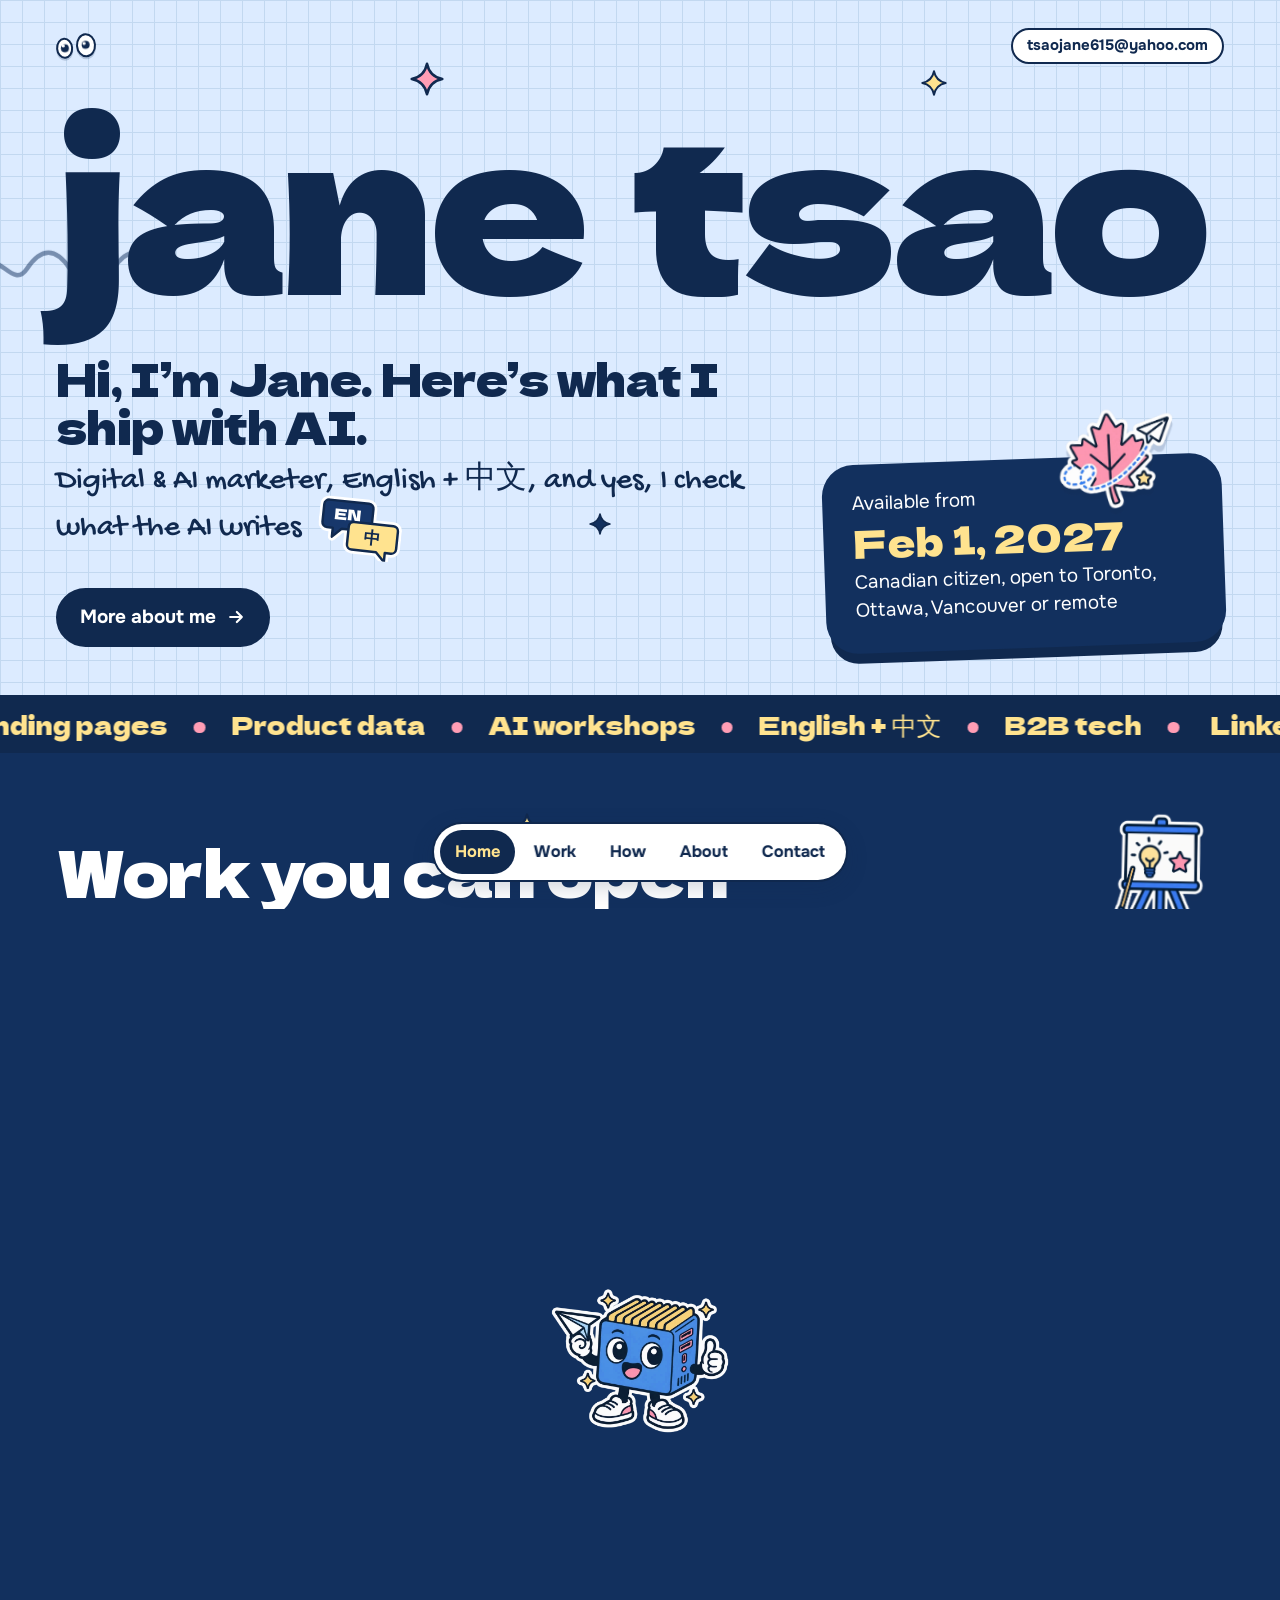
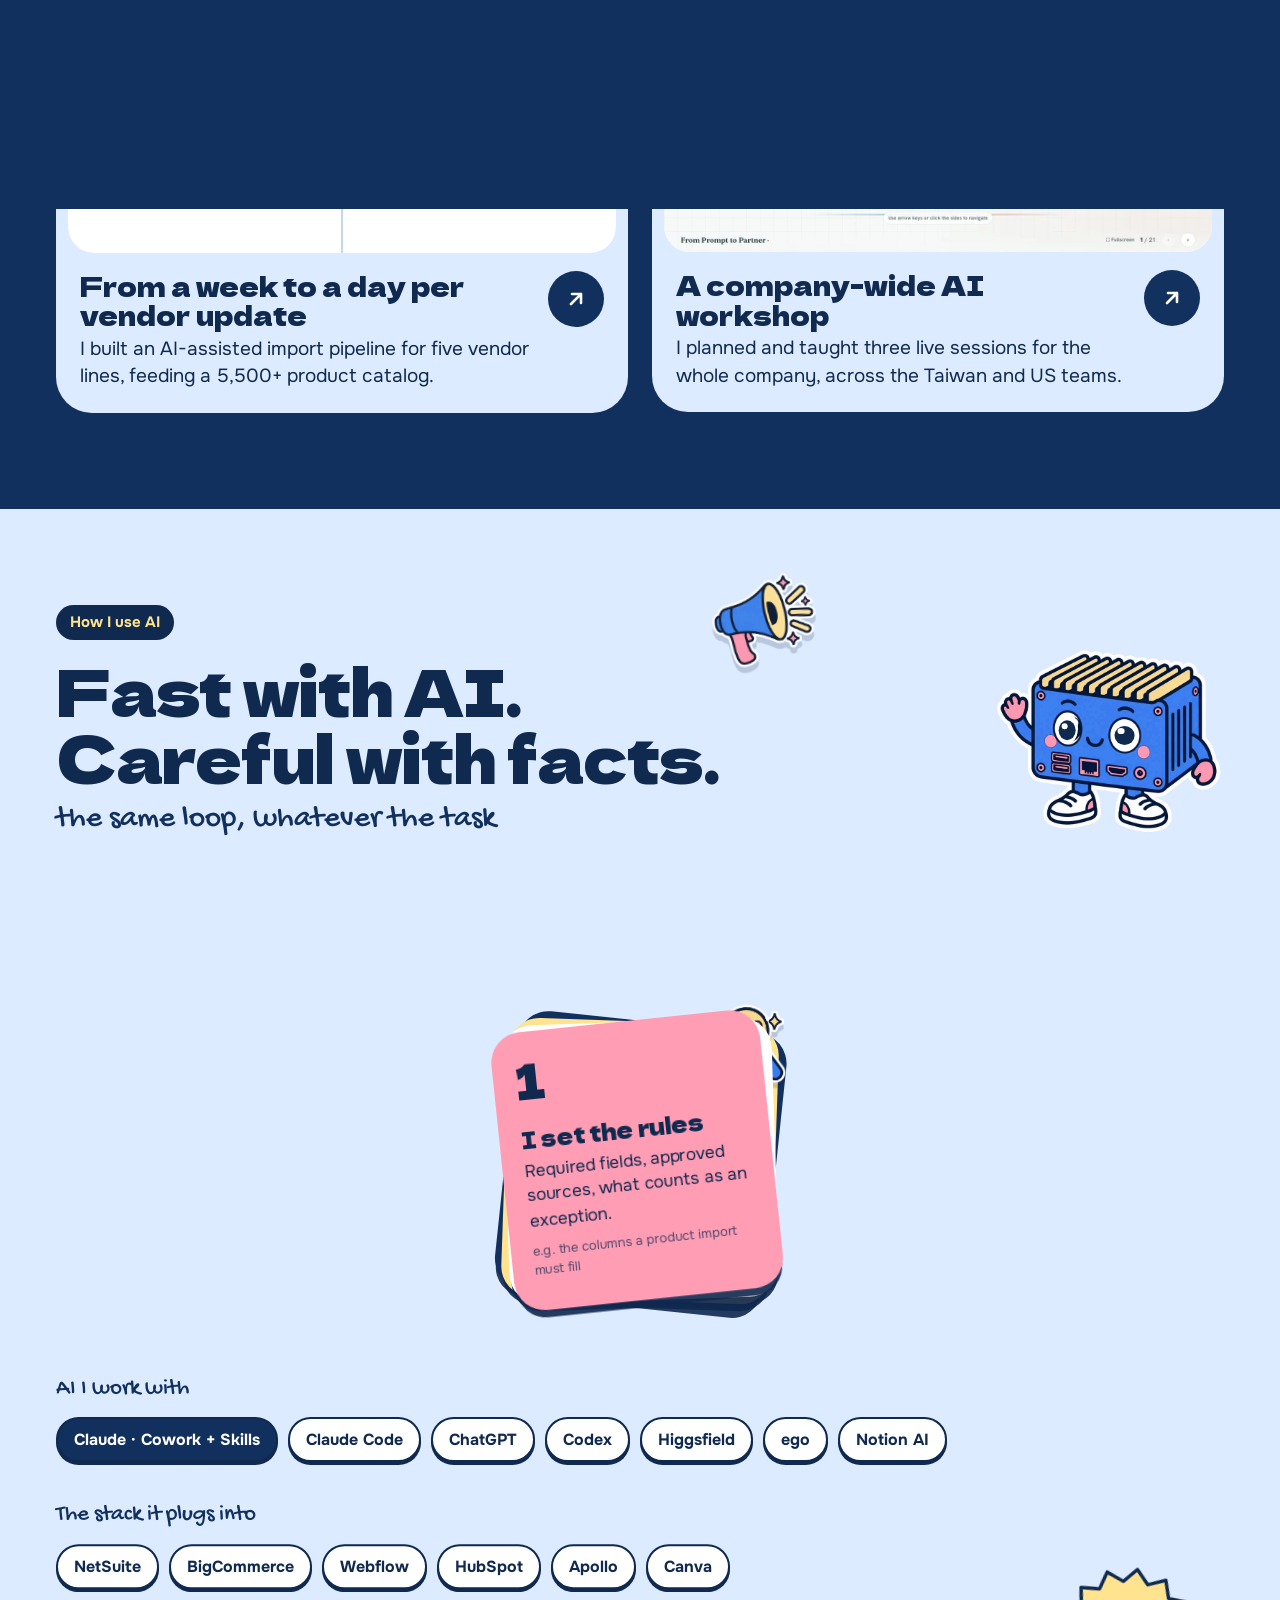
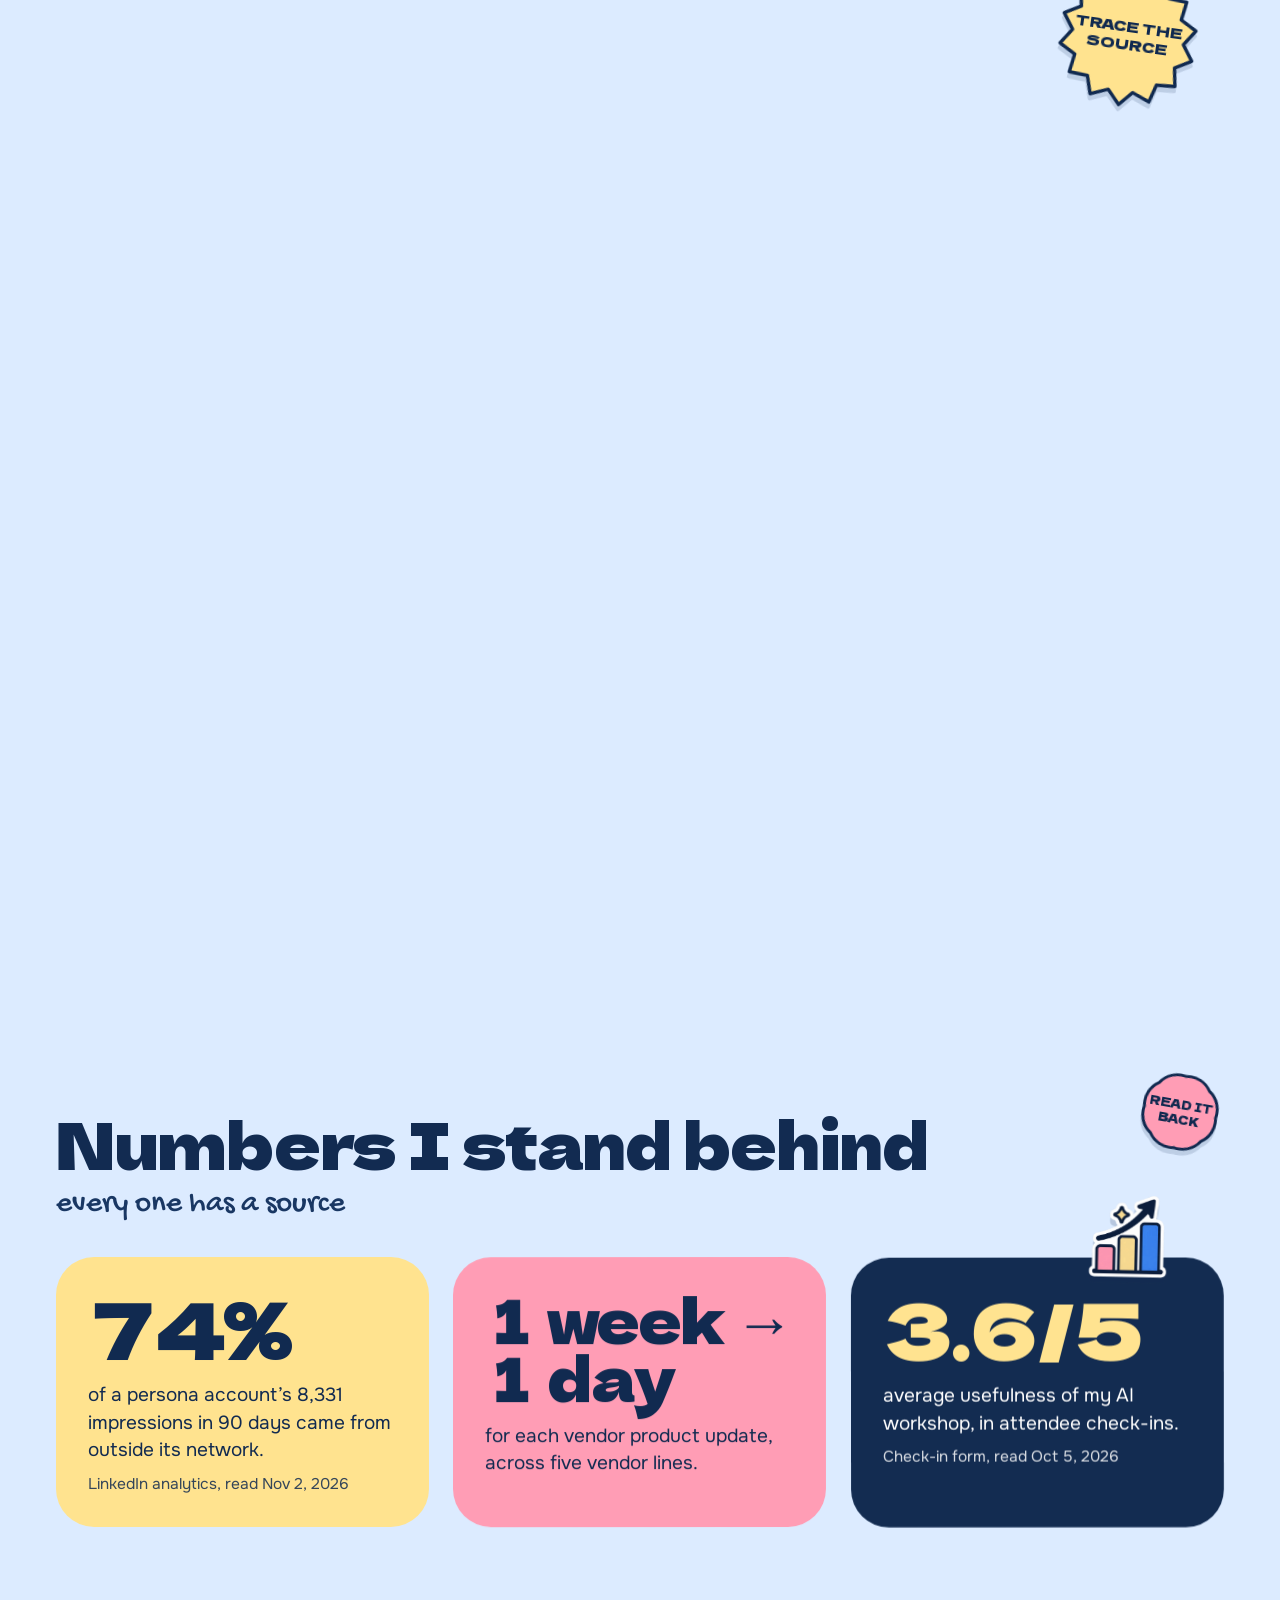
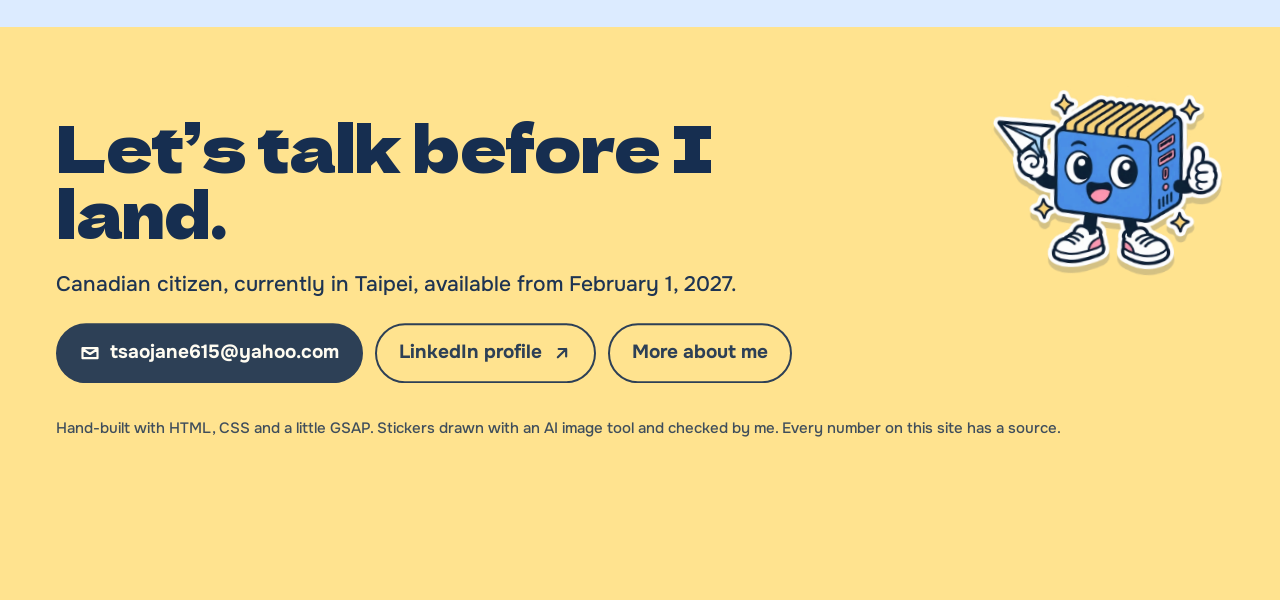
<file: index.html>
<!doctype html>
<html lang="en" class="no-js">
<head>
<meta charset="utf-8">
<meta name="viewport" content="width=device-width, initial-scale=1">
<meta name="robots" content="noindex">
<title>Jane Tsao — digital &amp; AI marketer</title>
<meta name="description" content="Jane Tsao: bilingual digital and AI marketer (English and Mandarin). LinkedIn, landing pages, product data and AI workshops. Moving to Canada, available February 2027.">
<link rel="icon" href="assets/stickers/mascot.webp" type="image/webp">
<link rel="stylesheet" href="css/site.css">
<style>
.hero .maple{right:calc(var(--gutter) - 10px);bottom:118px;width:clamp(90px,10vw,150px);z-index:3}
.hero .sp1{left:32%;top:62px;width:34px}.hero .sp2{right:26%;top:70px;width:26px}.hero .sp3{left:46%;bottom:160px;width:22px}
.hero .sq1{left:-20px;top:40%;width:180px;opacity:.5}
.bubble{display:inline-block;width:84px;vertical-align:middle;margin-left:10px;transform:rotate(6deg);transition:transform .3s var(--ease-pop)}
.bubble:hover{transform:rotate(-4deg) scale(1.1)}
.how-head{display:grid;grid-template-columns:minmax(0,1fr) 230px;gap:30px;align-items:end;position:relative;z-index:2}
.how .mega{right:36%;top:58px;width:110px}
.how .mag{position:absolute;right:-18px;top:-30px;width:96px;z-index:2;pointer-events:none}
.how .mag img{filter:drop-shadow(0 6px 0 rgba(23,18,58,.18))}
.work .easel{right:var(--gutter);top:70px;width:120px}
.work .sp4{left:40%;top:60px;width:30px}
.nums-wrap{position:relative}
.nums-wrap .chart{right:calc(var(--gutter) + 46px);left:auto;top:88px;width:104px;z-index:3}
footer .plane{right:var(--gutter);top:40px;width:clamp(140px,18vw,260px)}
.how .st-trace{right:6%;bottom:6px;width:150px;transform:rotate(8deg)}
.nums-wrap .st-read{right:36px;top:-60px;width:128px;transform:rotate(10deg)}
.how-head .kicker{display:inline-block;background:var(--ink);color:var(--lime);font-weight:700;font-size:15px;padding:7px 14px;border-radius:999px;margin:0 0 16px;transform:rotate(-2deg)}
.nums-head{padding:0 var(--gutter);margin:0 0 30px}
.nums-head .sub{margin-bottom:0}
@media (max-width:860px){
  .hero .maple{right:-6px;bottom:auto;top:-16px;width:84px}
  .hero .sp1{left:6%;top:22px}.hero .sp2{right:30%;top:14px}.hero .sp3{display:none}
  .how-head{grid-template-columns:1fr}.how-head .mascot{width:150px;margin:6px 0 0 auto}
  .how .mega{right:8px;top:8px;width:72px}
  .how .mag{width:70px;right:-6px;top:-22px}
  .work .easel{width:80px;top:14px;right:10px}
  .nums-wrap .chart{display:none}
  footer .plane{position:relative;right:auto;top:auto;width:150px;margin:0 0 10px auto}
  footer .sq2{display:none}
  .bubble{width:64px}
}
</style>
</head>
<body>
<a class="skip" href="#main">Skip to content</a>

<header class="hero grid" id="top">
  <div class="bar">
    <span class="logo-eyes" aria-hidden="true"><span class="eye"><span class="pupil"></span></span><span class="eye"><span class="pupil"></span></span></span>
    <a class="chip" href="mailto:tsaojane615@yahoo.com">tsaojane615@yahoo.com</a>
  </div>

  <div class="spark sp1 twinkle" aria-hidden="true"><svg viewBox="0 0 40 40"><path d="M20 2c2 10 8 16 18 18-10 2-16 8-18 18-2-10-8-16-18-18 10-2 16-8 18-18z" fill="currentColor" stroke="#10294F" stroke-width="3" stroke-linejoin="round"/></svg></div>
  <div class="spark sp2 lime twinkle d2" aria-hidden="true"><svg viewBox="0 0 40 40"><path d="M20 2c2 10 8 16 18 18-10 2-16 8-18 18-2-10-8-16-18-18 10-2 16-8 18-18z" fill="currentColor" stroke="#10294F" stroke-width="3" stroke-linejoin="round"/></svg></div>
  <div class="spark sp3 violet twinkle d3" aria-hidden="true"><svg viewBox="0 0 40 40"><path d="M20 2c2 10 8 16 18 18-10 2-16 8-18 18-2-10-8-16-18-18 10-2 16-8 18-18z" fill="currentColor" stroke="#10294F" stroke-width="3" stroke-linejoin="round"/></svg></div>
  <div class="squig sq1 hide-sm" aria-hidden="true" data-parallax="0.15"><svg viewBox="0 0 200 40"><path d="M4 20c16-24 32 24 48 0s32-24 48 0 32 24 48 0 32-24 48 0"/></svg></div>

  <div class="name" role="img" aria-label="Jane Tsao">jane tsao</div>

  <div class="under">
    <div>
      <h1>Hi, I’m Jane. Here’s what I ship with AI.</h1>
      <p class="hand">Digital &amp; AI marketer, English + 中文, and yes, I check what the AI writes
        <svg class="bubble" viewBox="0 0 170 124" aria-hidden="true">
          <g stroke="#fff" stroke-width="16" stroke-linejoin="round" fill="none">
            <path d="M18 10h80a10 10 0 0 1 10 10v36a10 10 0 0 1-10 10H48L30 84V66H18A10 10 0 0 1 8 56V20A10 10 0 0 1 18 10z"/>
            <path d="M72 50h80a10 10 0 0 1 10 10v36a10 10 0 0 1-10 10h-12v18l-18-18H72a10 10 0 0 1-10-10V60a10 10 0 0 1 10-10z"/>
          </g>
          <g stroke="#10294F" stroke-width="5" stroke-linejoin="round">
            <path d="M18 10h80a10 10 0 0 1 10 10v36a10 10 0 0 1-10 10H48L30 84V66H18A10 10 0 0 1 8 56V20A10 10 0 0 1 18 10z" fill="#17376B"/>
            <path d="M72 50h80a10 10 0 0 1 10 10v36a10 10 0 0 1-10 10h-12v18l-18-18H72a10 10 0 0 1-10-10V60a10 10 0 0 1 10-10z" fill="#FFE38F"/>
          </g>
          <text x="58" y="48" text-anchor="middle" font-family="Dela, sans-serif" font-size="30" fill="#fff">EN</text>
          <text x="112" y="90" text-anchor="middle" font-family="'PingFang TC','Noto Sans TC',sans-serif" font-weight="800" font-size="34" fill="#10294F">中</text>
        </svg>
      </p>
      <p style="margin:28px 0 0"><a class="btn" href="about.html">More about me <svg viewBox="0 0 24 24" aria-hidden="true"><path d="M5 12h14M13 6l6 6-6 6"/></svg></a></p>
    </div>
    <div class="avail-wrap" style="position:relative">
      <div class="avail">
        <p>Available from</p>
        <span>Feb 1, 2027</span>
        <p>Canadian citizen, open to Toronto, Ottawa, Vancouver or remote</p>
      </div>
      <div class="sticker maple hoverable float" data-parallax="0.12"><img src="assets/stickers/maple.webp" alt="" width="640" height="585"></div>
    </div>
  </div>
</header>

<div class="tick" aria-hidden="true"><div class="track">
  <span>LinkedIn</span><i class="dot"></i><span>Landing pages</span><i class="dot"></i><span>Product data</span><i class="dot"></i><span>AI workshops</span><i class="dot"></i><span>English + 中文</span><i class="dot"></i><span>B2B tech</span><i class="dot"></i>
  <span>LinkedIn</span><i class="dot"></i><span>Landing pages</span><i class="dot"></i><span>Product data</span><i class="dot"></i><span>AI workshops</span><i class="dot"></i><span>English + 中文</span><i class="dot"></i><span>B2B tech</span><i class="dot"></i>
  <span>LinkedIn</span><i class="dot"></i><span>Landing pages</span><i class="dot"></i><span>Product data</span><i class="dot"></i><span>AI workshops</span><i class="dot"></i><span>English + 中文</span><i class="dot"></i><span>B2B tech</span><i class="dot"></i>
  <span>LinkedIn</span><i class="dot"></i><span>Landing pages</span><i class="dot"></i><span>Product data</span><i class="dot"></i><span>AI workshops</span><i class="dot"></i><span>English + 中文</span><i class="dot"></i><span>B2B tech</span><i class="dot"></i>
</div></div>

<main id="main">
<section class="work" id="work">
  <div class="sticker easel hoverable float alt hide-sm" data-parallax="0.25"><img src="assets/stickers/easel.webp" alt="" width="597" height="640"></div>
  <div class="spark sp4 lime twinkle hide-sm" aria-hidden="true"><svg viewBox="0 0 40 40"><path d="M20 2c2 10 8 16 18 18-10 2-16 8-18 18-2-10-8-16-18-18 10-2 16-8 18-18z" fill="currentColor" stroke="#10294F" stroke-width="3" stroke-linejoin="round"/></svg></div>
  <h2 class="h2" data-reveal="up">Work you can open</h2>
  <p class="sub hand" data-reveal="up">real pages, real posts, real numbers</p>
  <div class="cards">
    <a class="card" href="work/linkedin.html" data-reveal="tilt">
      <img class="shot" src="assets/cover-moxa.webp" alt="A LinkedIn cover I made: an industrial edge computer in front of battery storage cabinets at sunset" width="1200" height="675">
      <span class="tag">LinkedIn</span>
      <div class="row"><div><h3>LinkedIn for an industrial-computing brand</h3><p>I run the company’s showcase page and a persona account. 7,694 organic impressions on the showcase this year.</p></div><span class="go"><svg viewBox="0 0 24 24" aria-hidden="true"><path d="M7 17 17 7M8 7h9v9"/></svg></span></div>
    </a>
    <a class="card" href="work/landing-pages.html" data-reveal="tilt">
      <img class="shot" src="assets/lp-di1200.webp" alt="The live Cincoze DI-1200 landing page on neteon.net" width="1200" height="750">
      <span class="tag">Webflow</span>
      <div class="row"><div><h3>9 live landing pages</h3><p>I built them in Webflow — layout, imagery and icons. The copy side is now handing over to me.</p></div><span class="go"><svg viewBox="0 0 24 24" aria-hidden="true"><path d="M7 17 17 7M8 7h9v9"/></svg></span></div>
    </a>
    <a class="card" href="work/product-data.html" data-reveal="tilt">
      <div class="art sheetgrid" role="img" aria-label="Vendor lines: Moxa, Cincoze, Neousys, ASUS IoT, Advantech">
        <span><img src="assets/logos/moxa.svg" alt="" width="120" height="34"></span>
        <span><img src="assets/logos/cincoze.svg" alt="" width="120" height="30"></span>
        <span><img src="assets/logos/neousys.webp" alt="" width="120" height="30"></span>
        <span><img src="assets/logos/asus-iot.png" alt="" width="140" height="25"></span>
        <span><img src="assets/logos/advantech.svg" alt="" width="130" height="28"></span>
      </div>
      <span class="tag">Product data</span>
      <div class="row"><div><h3>From a week to a day per vendor update</h3><p>I built an AI-assisted import pipeline for five vendor lines, feeding a 5,500+ product catalog.</p></div><span class="go"><svg viewBox="0 0 24 24" aria-hidden="true"><path d="M7 17 17 7M8 7h9v9"/></svg></span></div>
    </a>
    <a class="card" href="work/ai-workshop.html" data-reveal="tilt">
      <img class="shot" src="assets/deck3.webp" alt="Opening slide of the Session 3 deck, titled Your AI toolkit" width="1200" height="675">
      <span class="tag">Workshop</span>
      <div class="row"><div><h3>A company-wide AI workshop</h3><p>I planned and taught three live sessions for the whole company, across the Taiwan and US teams.</p></div><span class="go"><svg viewBox="0 0 24 24" aria-hidden="true"><path d="M7 17 17 7M8 7h9v9"/></svg></span></div>
    </a>
  </div>
</section>

<section class="how" id="how">
  <div class="sticker mega hoverable float hide-sm" data-parallax="0.3"><img src="assets/stickers/megaphone.webp" alt="" width="640" height="619"></div>
  <div class="how-head">
    <div>
      <span class="kicker" data-reveal="up">How I use AI</span>
      <h2 class="h2" data-reveal="up" style="max-width:11.5em">Fast with AI. Careful with facts.</h2>
      <p class="sub hand" style="color:var(--violet);margin-bottom:0" data-reveal="up">the same loop, whatever the task</p>
    </div>
    <div class="mascot" data-reveal="pop">
      <img src="assets/stickers/mascot.webp" alt="A friendly fanless industrial computer mascot with big eyes and sneakers, waving" width="640" height="582">
      <span class="eye l"><span class="pupil"></span></span>
      <span class="eye r"><span class="pupil"></span></span>
    </div>
  </div>
  <ol class="steps">
    <li class="s1" data-rot="-3" data-dy="0"><b>I set the rules</b>Required fields, approved sources, what counts as an exception.<i class="eg">e.g. the columns a product import must fill</i></li>
    <li class="s2" data-rot="2" data-dy="16"><b>AI does the repetitive part</b>Collecting, structuring, drafting, formatting.<i class="eg">e.g. gathering specs across five vendor lines</i></li>
    <li class="s3" data-rot="-2" data-dy="0"><b>I review before it ships</b>Spot-checks against the source; exceptions handled by hand.<span class="mag" aria-hidden="true"><img src="assets/stickers/magnifier.webp" alt="" width="635" height="640"></span></li>
    <li class="s4" data-rot="3" data-dy="14"><b>The method gets saved</b>So the next run starts where this one ended.<i class="eg">e.g. packaged as a reusable Claude Skill</i></li>
  </ol>
  <p class="note">The AI drafts and gathers. I decide what is required, what counts as an exception, and what goes live.</p>
  <div class="shapetag st-trace hide-sm" aria-hidden="true">
    <svg viewBox="0 0 220 220"><path d="M110.0,10.0 L128.2,30.1 L153.4,19.9 L161.1,45.9 L188.2,47.7 L183.9,74.4 L207.5,87.7 L192.0,110.0 L207.5,132.3 L183.9,145.6 L188.2,172.3 L161.1,174.1 L153.4,200.1 L128.2,189.9 L110.0,210.0 L91.8,189.9 L66.6,200.1 L58.9,174.1 L31.8,172.3 L36.1,145.6 L12.5,132.3 L28.0,110.0 L12.5,87.7 L36.1,74.4 L31.8,47.7 L58.9,45.9 L66.6,19.9 L91.8,30.1 Z" fill="var(--lime)" stroke="var(--ink)" stroke-width="5" stroke-linejoin="round"/><text x="110" y="103" text-anchor="middle" font-family="Dela, sans-serif" font-size="21" fill="var(--ink)">TRACE THE<tspan x="110" dy="26">SOURCE</tspan></text></svg>
  </div>
  <div class="toolbox">
    <p class="toolhead" data-reveal="up">AI I work with</p>
    <ul class="tools" data-reveal="up">
      <li class="hi">Claude · Cowork + Skills</li><li>Claude Code</li><li>ChatGPT</li><li>Codex</li><li>Higgsfield</li><li>ego</li><li>Notion AI</li>
    </ul>
    <p class="toolhead" data-reveal="up">The stack it plugs into</p>
    <ul class="tools" data-reveal="up">
      <li>NetSuite</li><li>BigCommerce</li><li>Webflow</li><li>HubSpot</li><li>Apollo</li><li>Canva</li>
    </ul>
  </div>
</section>

<div class="nums-wrap" id="results">
  <div class="sticker chart hoverable float alt" data-parallax="0.2"><img src="assets/stickers/chart.webp" alt="" width="640" height="572"></div>
  <div class="shapetag st-read hide-sm" aria-hidden="true">
    <svg viewBox="0 0 220 220"><path d="M110.0,48.0 A42,42 0 0 1 153.8,66.2 A42,42 0 0 1 172.0,110.0 A42,42 0 0 1 153.8,153.8 A42,42 0 0 1 110.0,172.0 A42,42 0 0 1 66.2,153.8 A42,42 0 0 1 48.0,110.0 A42,42 0 0 1 66.2,66.2 A42,42 0 0 1 110.0,48.0 Z" fill="var(--coral)" stroke="var(--ink)" stroke-width="5" stroke-linejoin="round"/><text x="110" y="105" text-anchor="middle" font-family="Dela, sans-serif" font-size="20" fill="var(--ink)">READ IT<tspan x="110" dy="25">BACK</tspan></text></svg>
  </div>
  <div class="nums-head">
    <h2 class="h2" data-reveal="up">Numbers I stand behind</h2>
    <p class="sub hand" style="color:var(--violet)" data-reveal="up">every one has a source</p>
  </div>
  <section class="nums" aria-label="Results">
    <div class="num n1" data-reveal="tilt"><b><span data-count="92" data-suffix="%">92%</span></b><p>of a persona account’s 8,331 impressions in 90 days came from outside its network.</p><p class="fine">LinkedIn analytics, read Nov 2, 2026</p></div>
    <div class="num n2" data-reveal="tilt"><b>1 week → 1 day</b><p>for each vendor product update, across five vendor lines.</p></div>
    <div class="num n3" data-reveal="tilt"><b><span data-count="4.5" data-decimals="1" data-suffix="/5">4.5/5</span></b><p>average usefulness of my AI workshop, in attendee check-ins.</p><p class="fine">Check-in form, read Oct 5, 2026</p></div>
  </section>
</div>
</main>

<footer id="contact">
  <div class="sticker plane hoverable float" data-parallax="0.18"><img src="assets/stickers/mascot-plane.webp" alt="" width="640" height="616"></div>
  <h2 class="h2" data-reveal="up">Let’s talk before I land.</h2>
  <p data-reveal="up">Canadian citizen, currently in Taipei, available from February 1, 2027.</p>
  <div class="links" data-reveal="up">
    <a class="btn" href="mailto:tsaojane615@yahoo.com"><svg viewBox="0 0 24 24" aria-hidden="true"><path d="M3 6h18v12H3zM3 7l9 6 9-6"/></svg>tsaojane615@yahoo.com</a>
    <a class="btn ghost" href="https://www.linkedin.com/in/jane-t-042913220" rel="noopener">LinkedIn profile <svg viewBox="0 0 24 24" aria-hidden="true"><path d="M7 17 17 7M8 7h9v9"/></svg></a>
    <a class="btn ghost" href="about.html">More about me</a>
  </div>
  <p class="mini">Hand-built with HTML, CSS and a little GSAP. Stickers drawn with an AI image tool and checked by me. Every number on this site has a source.</p>
</footer>

<nav class="pill" aria-label="Page"><a href="#top">Home</a><a href="#work">Work</a><a href="#how">How</a><a href="about.html">About</a><a href="#contact">Contact</a></nav>

<script src="vendor/gsap.min.js"></script>
<script src="vendor/ScrollTrigger.min.js"></script>
<script src="js/site.js"></script>
</body>
</html>
</file>
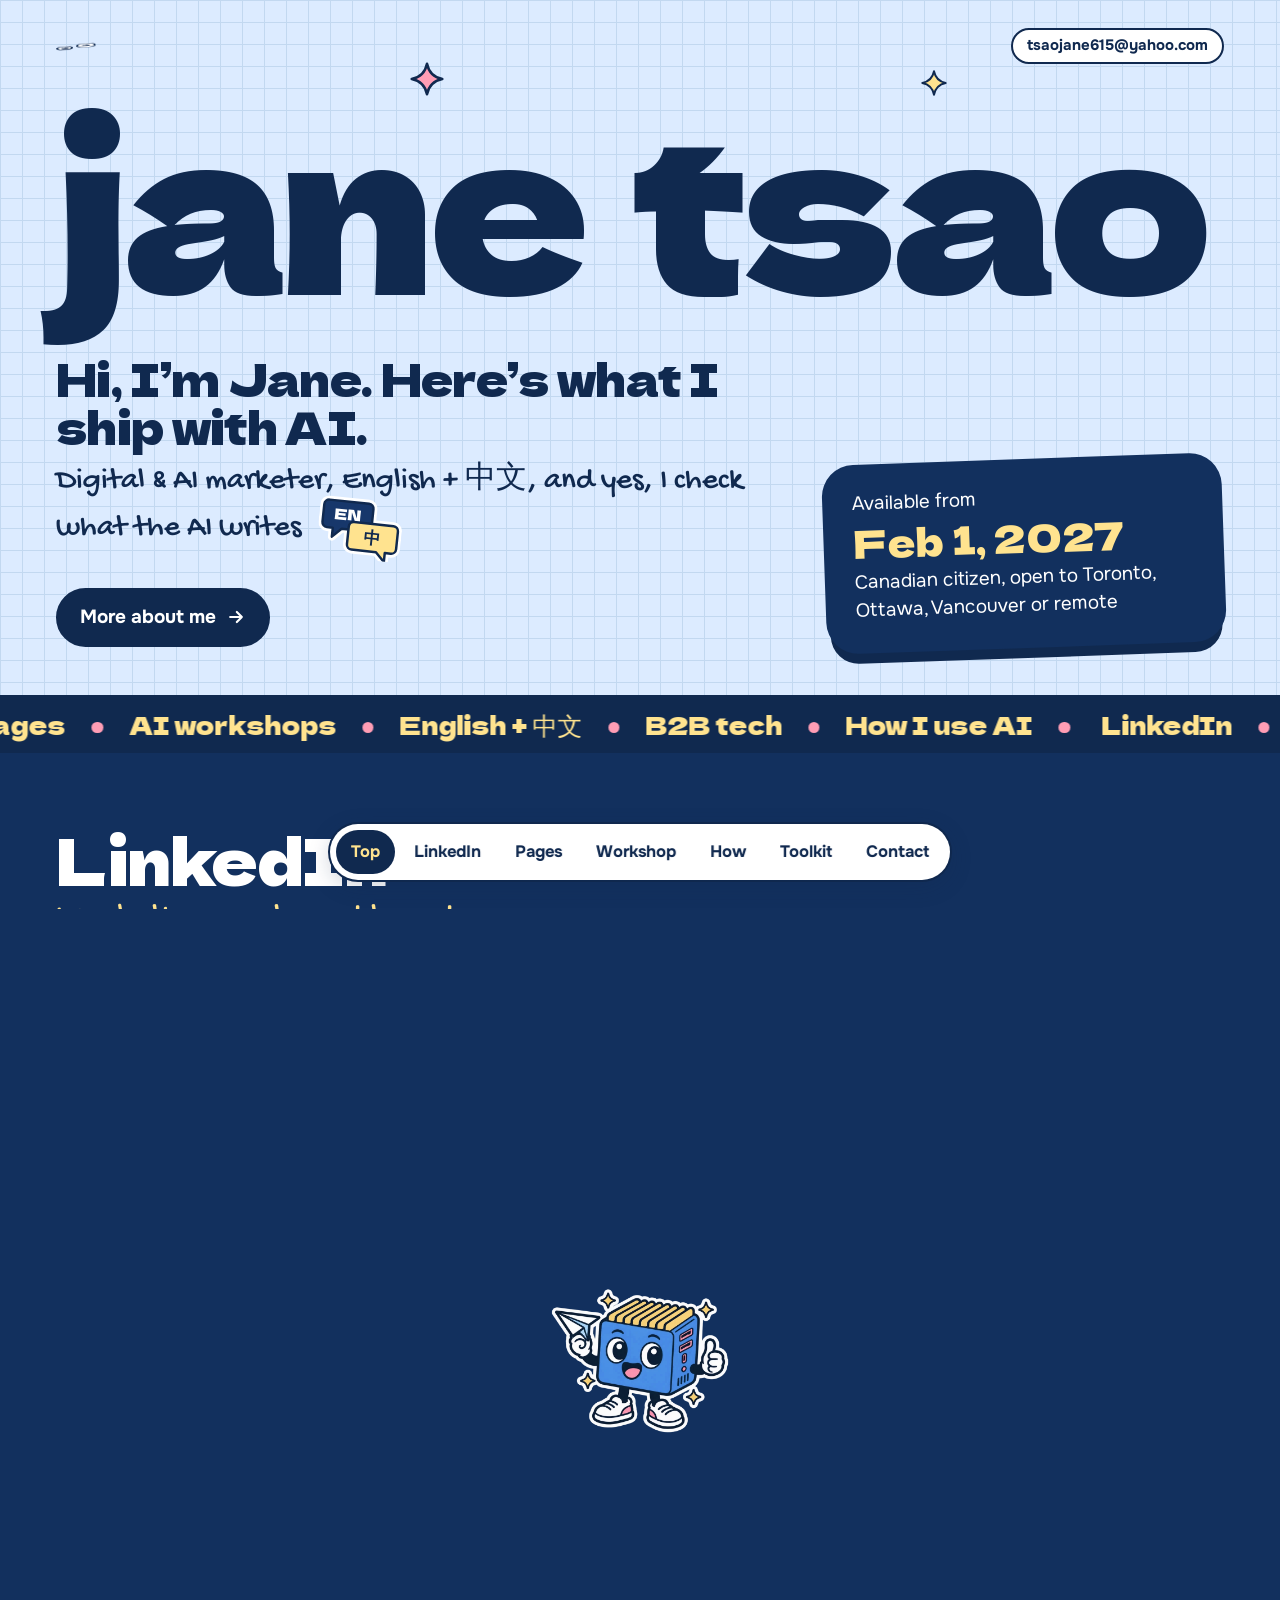
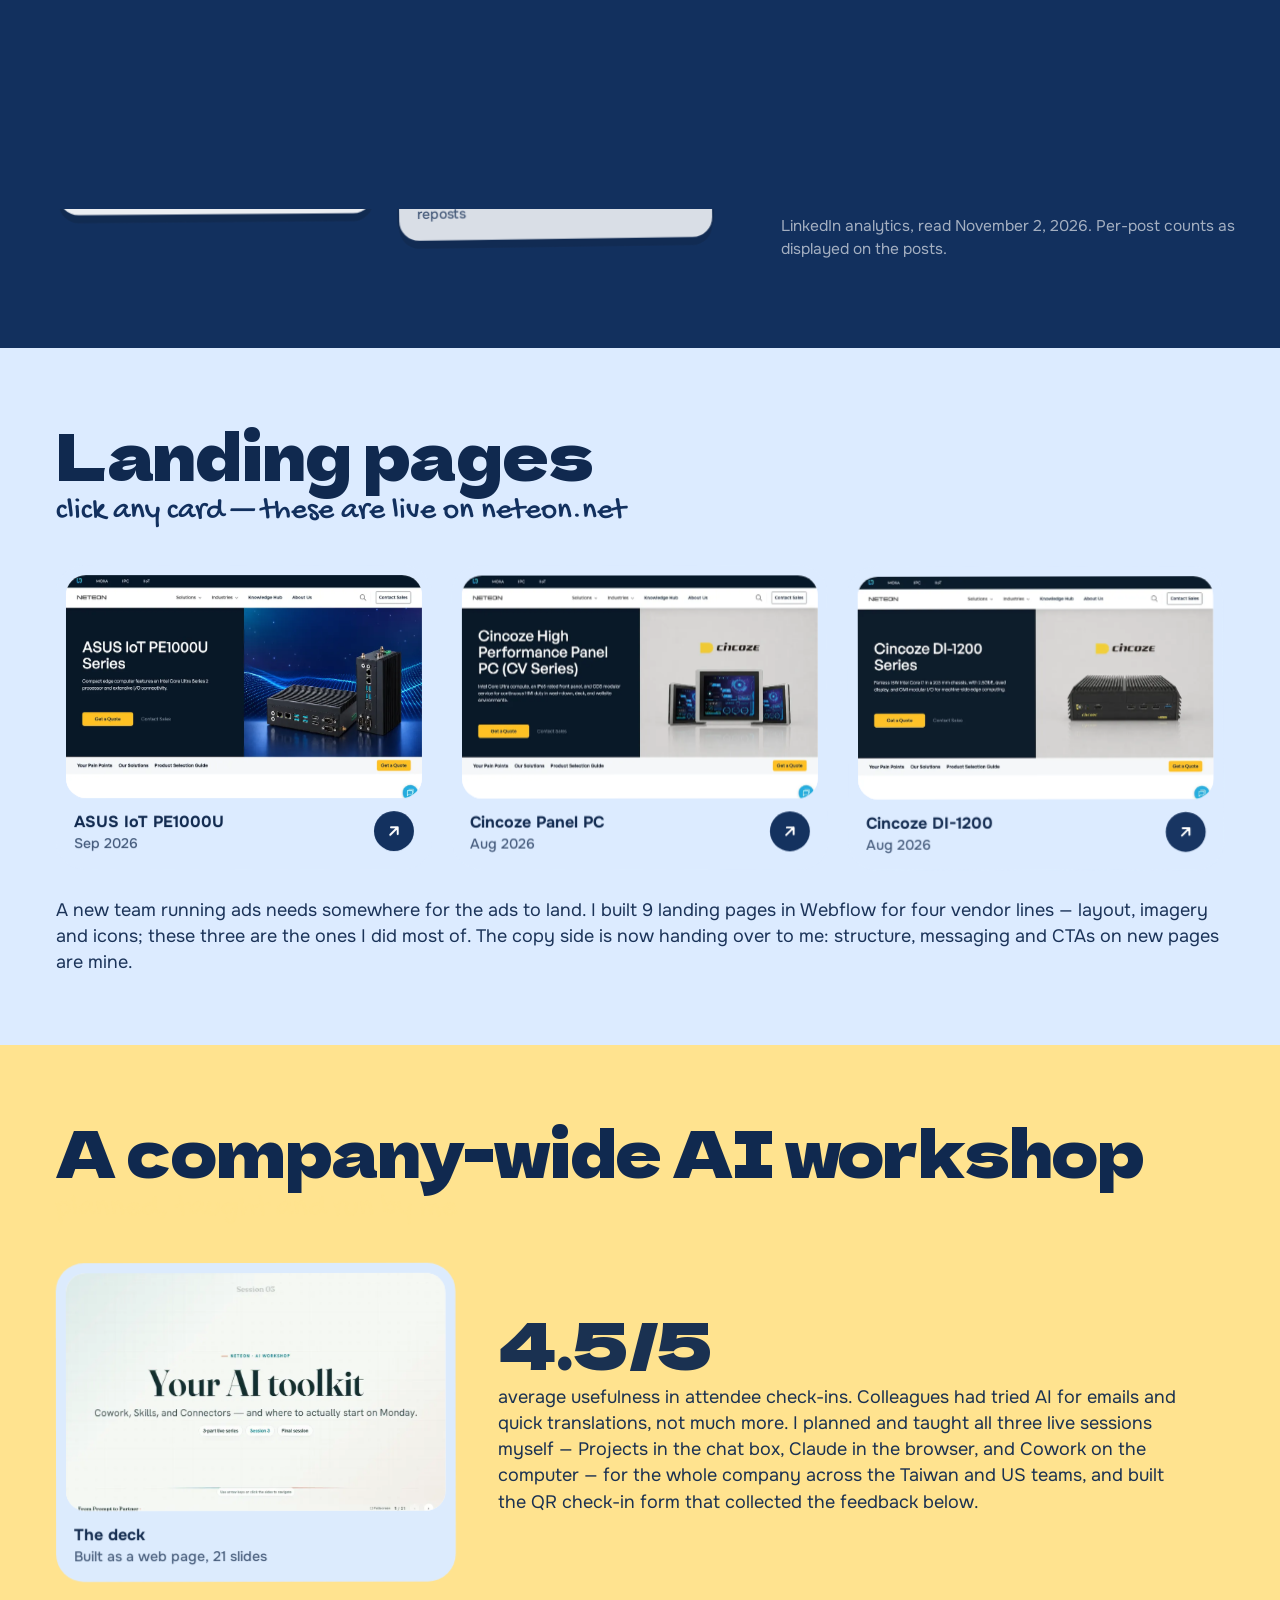
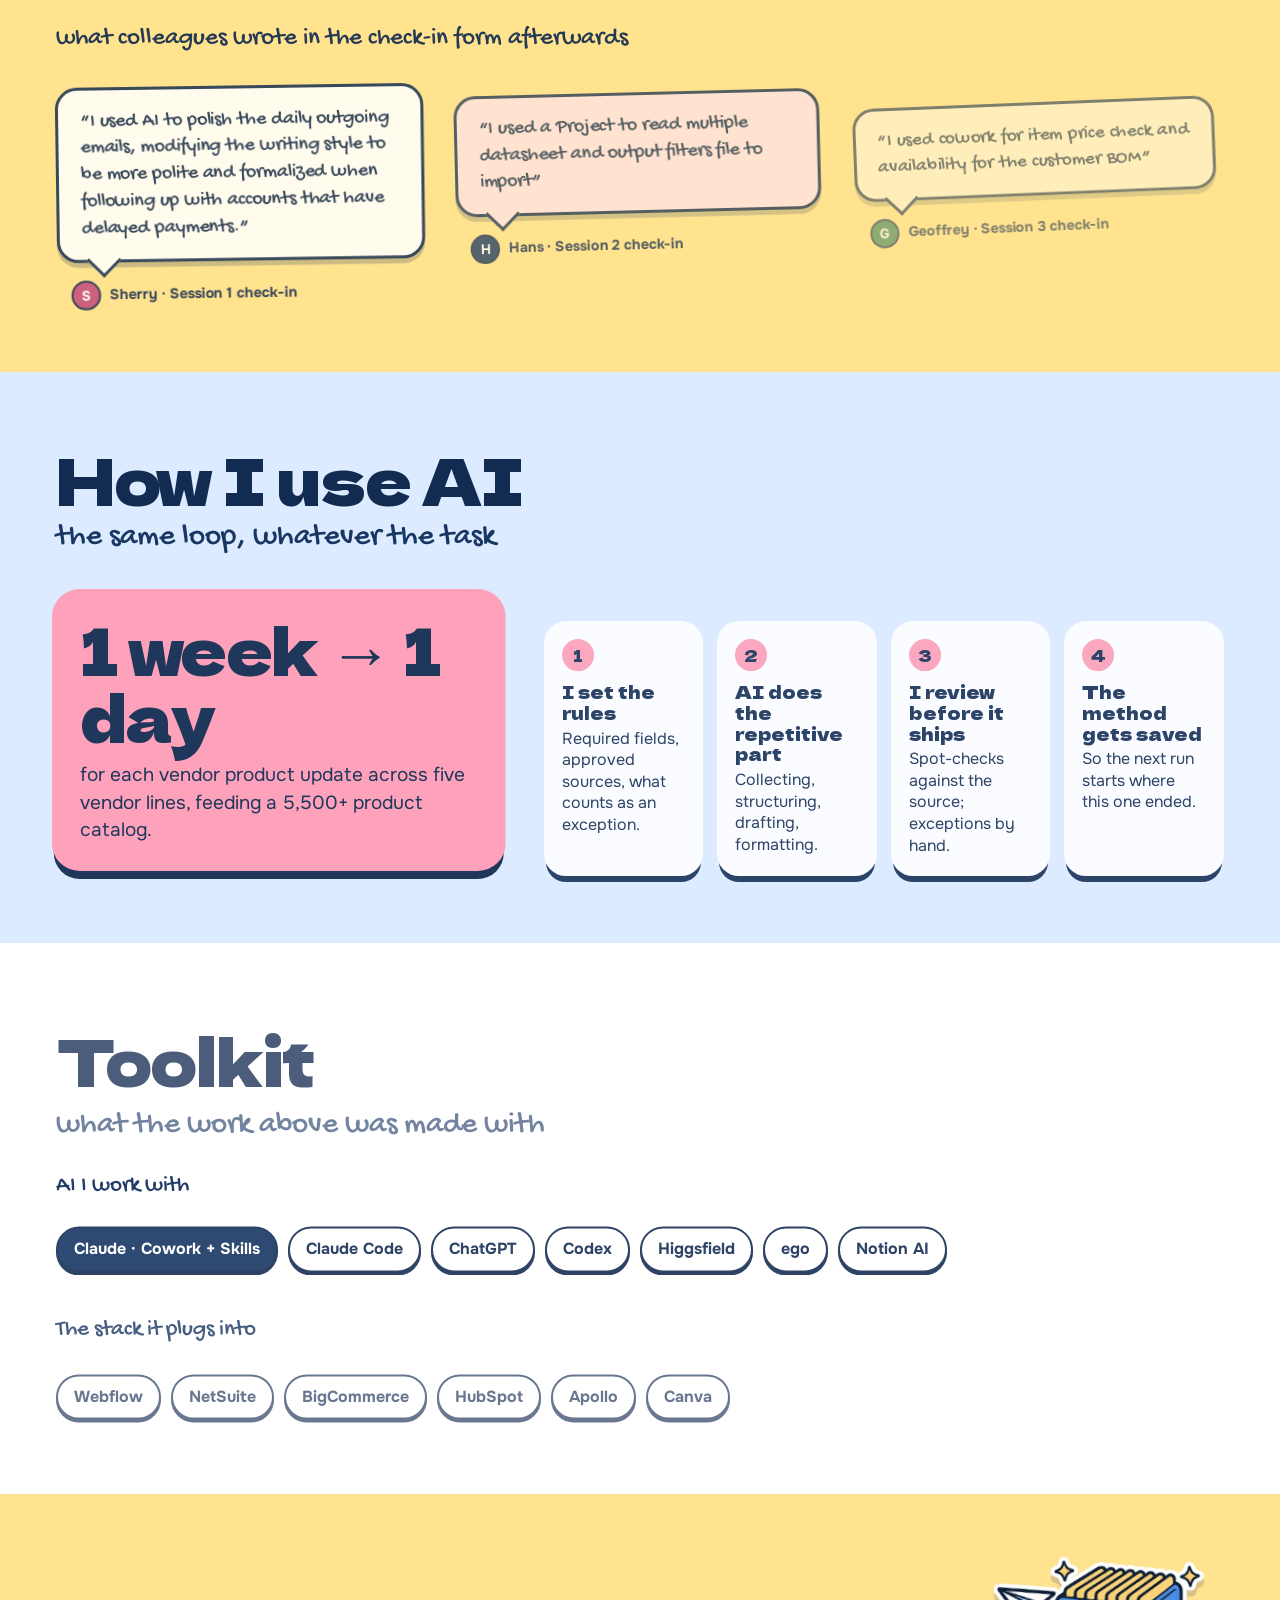
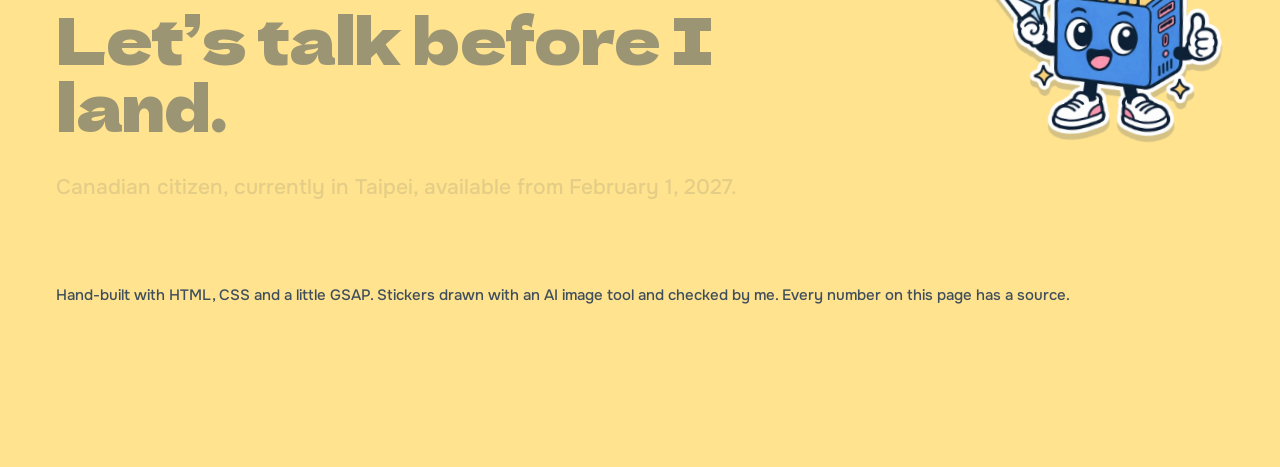
<file: simple/index.html>
<!doctype html>
<html lang="en" class="no-js">
<head>
<meta charset="utf-8">
<meta name="viewport" content="width=device-width, initial-scale=1">
<meta name="robots" content="noindex">
<title>Jane Tsao — portfolio</title>
<meta name="description" content="Jane Tsao's one-page portfolio: LinkedIn work, live landing pages, a company-wide AI workshop, and how she uses AI. Available in Canada from February 2027.">
<link rel="icon" href="../assets/stickers/mascot.webp" type="image/webp">
<link rel="stylesheet" href="../css/site.css">
<style>
.hero .maple{right:calc(var(--gutter) - 10px);bottom:118px;width:clamp(90px,10vw,150px);z-index:3}
.hero .sp1{left:32%;top:62px;width:34px}.hero .sp2{right:26%;top:70px;width:26px}
.bubble{display:inline-block;width:84px;vertical-align:middle;margin-left:10px;transform:rotate(6deg)}
.band .h2{margin-bottom:4px}
.band .sub{margin-bottom:30px}
.covers .gallery{grid-template-columns:repeat(3,1fr)}
.statline{display:flex;flex-wrap:wrap;gap:10px;margin:26px 0 0;padding:0;list-style:none}
.statline li{background:#fff;color:var(--ink);border:2.5px solid var(--ink);border-radius:999px;padding:12px 20px;font-weight:700;font-size:19px;box-shadow:0 4px 0 var(--ink)}
.statline li em{font-style:normal;color:#C2457A;font-family:"Dela",sans-serif;font-weight:400;font-size:1.3em;vertical-align:-1px;margin-right:2px}
.band.violet .statline li{box-shadow:0 3px 0 rgba(0,0,0,.35)}
.wsgrid{display:grid;grid-template-columns:minmax(0,400px) 1fr;gap:40px;align-items:center}
.wsgrid .shotcard{cursor:default}
.bigstat{font:400 clamp(44px,5vw,76px)/1 "Dela",sans-serif;letter-spacing:-.02em;margin:0 0 10px}
.loop4{display:grid;grid-template-columns:repeat(4,1fr);gap:14px;margin:26px 0 0;padding:0;list-style:none;counter-reset:f}
.loop4 li{counter-increment:f;background:#fff;border-radius:22px;padding:18px 18px 20px;box-shadow:0 8px 0 -2px var(--ink);font-size:16px;line-height:1.35}
.loop4 li::before{content:counter(f);display:inline-grid;place-items:center;width:32px;height:32px;border-radius:50%;background:var(--coral);font:400 16px/1 "Dela",sans-serif;margin-bottom:10px}
.loop4 li b{display:block;font:400 18px/1.15 "Dela",sans-serif;font-weight:400;margin-bottom:5px}
.howgrid{display:grid;grid-template-columns:1fr 1.5fr;gap:34px;align-items:start;margin-top:8px}
.savecard{background:var(--coral);border-radius:28px;padding:26px 28px;box-shadow:0 10px 0 -2px var(--ink)}
.savecard p{margin:0}
.savecard p.bigstat{margin:0 0 14px;line-height:1.04}
.savecard .fine{opacity:.8}
@media (max-width:860px){
  .hero .maple{right:-6px;bottom:auto;top:-16px;width:84px}
  .hero .sp1{left:6%;top:22px}.bubble{width:64px}
  .covers .gallery{grid-template-columns:1fr}
  .receipts-mini,.wsgrid,.howgrid,.receipt-row{grid-template-columns:1fr}
  .loop4{grid-template-columns:1fr 1fr}
  footer .plane{width:88px!important;top:14px!important;right:14px!important}
  footer .h2{padding-right:92px}
}
</style>
</head>
<body>
<a class="skip" href="#main">Skip to content</a>

<header class="hero grid" id="top">
  <div class="bar">
    <span class="logo-eyes" aria-hidden="true"><span class="eye"><span class="pupil"></span></span><span class="eye"><span class="pupil"></span></span></span>
    <a class="chip" href="mailto:tsaojane615@yahoo.com">tsaojane615@yahoo.com</a>
  </div>
  <div class="spark sp1 twinkle" aria-hidden="true"><svg viewBox="0 0 40 40"><path d="M20 2c2 10 8 16 18 18-10 2-16 8-18 18-2-10-8-16-18-18 10-2 16-8 18-18z" fill="currentColor" stroke="#10294F" stroke-width="3" stroke-linejoin="round"/></svg></div>
  <div class="spark sp2 lime twinkle d2" aria-hidden="true"><svg viewBox="0 0 40 40"><path d="M20 2c2 10 8 16 18 18-10 2-16 8-18 18-2-10-8-16-18-18 10-2 16-8 18-18z" fill="currentColor" stroke="#10294F" stroke-width="3" stroke-linejoin="round"/></svg></div>
  <div class="name" role="img" aria-label="Jane Tsao">jane tsao</div>
  <div class="under">
    <div>
      <h1>Hi, I’m Jane. Here’s what I ship with AI.</h1>
      <p class="hand">Digital &amp; AI marketer, English + 中文, and yes, I check what the AI writes
        <svg class="bubble" viewBox="0 0 170 124" aria-hidden="true">
          <g stroke="#fff" stroke-width="16" stroke-linejoin="round" fill="none">
            <path d="M18 10h80a10 10 0 0 1 10 10v36a10 10 0 0 1-10 10H48L30 84V66H18A10 10 0 0 1 8 56V20A10 10 0 0 1 18 10z"/>
            <path d="M72 50h80a10 10 0 0 1 10 10v36a10 10 0 0 1-10 10h-12v18l-18-18H72a10 10 0 0 1-10-10V60a10 10 0 0 1 10-10z"/>
          </g>
          <g stroke="#10294F" stroke-width="5" stroke-linejoin="round">
            <path d="M18 10h80a10 10 0 0 1 10 10v36a10 10 0 0 1-10 10H48L30 84V66H18A10 10 0 0 1 8 56V20A10 10 0 0 1 18 10z" fill="#17376B"/>
            <path d="M72 50h80a10 10 0 0 1 10 10v36a10 10 0 0 1-10 10h-12v18l-18-18H72a10 10 0 0 1-10-10V60a10 10 0 0 1 10-10z" fill="#FFE38F"/>
          </g>
          <text x="58" y="48" text-anchor="middle" font-family="Dela, sans-serif" font-size="30" fill="#fff">EN</text>
          <text x="112" y="90" text-anchor="middle" font-family="'PingFang TC','Noto Sans TC',sans-serif" font-weight="800" font-size="34" fill="#10294F">中</text>
        </svg>
      </p>
      <p style="margin:28px 0 0"><a class="btn" href="../about.html">More about me <svg viewBox="0 0 24 24" aria-hidden="true"><path d="M5 12h14M13 6l6 6-6 6"/></svg></a></p>
    </div>
    <div class="avail-wrap" style="position:relative">
      <div class="avail">
        <p>Available from</p>
        <span>Feb 1, 2027</span>
        <p>Canadian citizen, open to Toronto, Ottawa, Vancouver or remote</p>
      </div>
      <div class="sticker maple hoverable float" data-parallax="0.12"><img src="../assets/stickers/maple.webp" alt="" width="640" height="585"></div>
    </div>
  </div>
</header>

<div class="tick" aria-hidden="true"><div class="track">
  <span>LinkedIn</span><i class="dot"></i><span>Landing pages</span><i class="dot"></i><span>AI workshops</span><i class="dot"></i><span>English + 中文</span><i class="dot"></i><span>B2B tech</span><i class="dot"></i><span>How I use AI</span><i class="dot"></i>
  <span>LinkedIn</span><i class="dot"></i><span>Landing pages</span><i class="dot"></i><span>AI workshops</span><i class="dot"></i><span>English + 中文</span><i class="dot"></i><span>B2B tech</span><i class="dot"></i><span>How I use AI</span><i class="dot"></i>
  <span>LinkedIn</span><i class="dot"></i><span>Landing pages</span><i class="dot"></i><span>AI workshops</span><i class="dot"></i><span>English + 中文</span><i class="dot"></i><span>B2B tech</span><i class="dot"></i><span>How I use AI</span><i class="dot"></i>
</div></div>

<main id="main">

<section class="band violet covers" id="linkedin">
  <h2 class="h2" data-reveal="up">LinkedIn</h2>
  <p class="hand sub" data-reveal="up">I run both accounts, end to end</p>
  <p class="prose" style="margin:0 0 26px;max-width:none" data-reveal="up">The industrial-computing team was brand new and its page had almost no followers. I own the company’s showcase page — research, copy, covers, scheduling, and a read-back check after every post. These three covers are mine.</p>
  <div class="gallery">
    <a class="shotcard" href="https://www.linkedin.com/showcase/neteon-ipc" rel="noopener" data-reveal="tilt">
      <img src="../assets/cover-moxa.webp" alt="Post cover: Local Energy Management for Cabinet BESS, Moxa BXP-A101 in front of battery storage cabinets" width="1200" height="675">
      <span class="cap"><span>Energy storage<small>Cabinet BESS, Moxa BXP-A101</small></span></span>
    </a>
    <a class="shotcard" href="https://www.linkedin.com/showcase/neteon-ipc" rel="noopener" data-reveal="tilt">
      <img src="../assets/cover-asus.webp" alt="Post cover: From Camera Feeds to Plant Alerts, ASUS IoT PE1100N in a refinery" width="1200" height="675">
      <span class="cap"><span>Edge AI<small>Plant monitoring, ASUS IoT PE1100N</small></span></span>
    </a>
    <a class="shotcard" href="https://www.linkedin.com/showcase/neteon-ipc" rel="noopener" data-reveal="tilt">
      <img src="../assets/cover-mic.webp" alt="Post cover: Inside an Airport E-Gate, Advantech MIC-770 V3 beside border-control gates" width="1200" height="675">
      <span class="cap"><span>Border control<small>Airport e-gates, Advantech MIC-770 V3</small></span></span>
    </a>
  </div>
  <p class="prose" style="margin:30px 0 0;max-width:none" data-reveal="up">I also created and run a persona account covering industrial-AI news. It has 230 followers, yet its posts travel on relevance — screenshots as LinkedIn shows them, account name cropped. Tap to enlarge.</p>
  <div class="receipt-row">
    <div class="receipts-mini">
      <a href="../assets/post-caterpillar.webp" target="_blank" rel="noopener" data-reveal="tilt">
        <img src="../assets/post-caterpillar.webp" alt="Screenshot of the Caterpillar × FieldAI post with 2,601 impressions and 26 reactions" width="552" height="1360">
        <span class="cap">Caterpillar ✕ FieldAI<small>2,601 impressions · 26 reactions · 1 repost</small></span>
      </a>
      <a href="../assets/post-siemens.webp" target="_blank" rel="noopener" data-reveal="tilt">
        <img src="../assets/post-siemens.webp" alt="Screenshot of the Siemens × NVIDIA post with 2,572 impressions and 47 reactions" width="552" height="1062">
        <span class="cap">Siemens ✕ NVIDIA<small>2,572 impressions · 47 reactions · 5 reposts</small></span>
      </a>
    </div>
    <div class="ach" data-reveal="right">
      <p class="hand" style="font-size:25px;color:var(--lime);margin:0 0 6px">what it adds up to</p>
      <div class="achnum"><b style="color:var(--lime)">8,331</b><p>impressions in 90 days on the persona account</p></div>
      <div class="achnum"><b style="color:var(--coral)">92%</b><p>of that reach came from outside its network</p></div>
      <div class="achnum"><b style="color:#fff">7,694</b><p>organic impressions on the showcase page, 2026 YTD</p></div>
      <p class="fine" style="margin-top:16px">LinkedIn analytics, read November 2, 2026. Per-post counts as displayed on the posts.</p>
    </div>
  </div>
</section>

<section class="band" id="pages">
  <h2 class="h2" data-reveal="up">Landing pages</h2>
  <p class="hand sub" style="color:var(--violet)" data-reveal="up">click any card — these are live on neteon.net</p>
  <div class="gallery">
    <a class="shotcard" href="https://www.neteon.net/landing/asus-iot-pe1000u-fanless-din-rail-edge-ai-pc-neteon" rel="noopener" data-reveal="tilt">
      <img src="../assets/lp/lp-pe1000u.webp" alt="ASUS IoT PE1000U Series landing page" width="1000" height="625">
      <span class="cap"><span>ASUS IoT PE1000U<small>Sep 2026</small></span><span class="go"><svg viewBox="0 0 24 24" aria-hidden="true"><path d="M7 17 17 7M8 7h9v9"/></svg></span></span>
    </a>
    <a class="shotcard" href="https://www.neteon.net/landing/cincoze-panel-pc" rel="noopener" data-reveal="tilt">
      <img src="../assets/lp/lp-panel.webp" alt="Cincoze High Performance Panel PC landing page" width="1000" height="625">
      <span class="cap"><span>Cincoze Panel PC<small>Aug 2026</small></span><span class="go"><svg viewBox="0 0 24 24" aria-hidden="true"><path d="M7 17 17 7M8 7h9v9"/></svg></span></span>
    </a>
    <a class="shotcard" href="https://www.neteon.net/landing/cincoze-di-1200-series" rel="noopener" data-reveal="tilt">
      <img src="../assets/lp/lp-di1200.webp" alt="Cincoze DI-1200 Series landing page" width="1000" height="625">
      <span class="cap"><span>Cincoze DI-1200<small>Aug 2026</small></span><span class="go"><svg viewBox="0 0 24 24" aria-hidden="true"><path d="M7 17 17 7M8 7h9v9"/></svg></span></span>
    </a>
  </div>
  <p class="prose" style="margin:26px 0 0;max-width:none" data-reveal="up">A new team running ads needs somewhere for the ads to land. I built 9 landing pages in Webflow for four vendor lines — layout, imagery and icons; these three are the ones I did most of. The copy side is now handing over to me: structure, messaging and CTAs on new pages are mine.</p>
</section>

<section class="band lime" id="workshop">
  <h2 class="h2" data-reveal="up">A company-wide AI workshop</h2>
  <p class="hand sub" data-reveal="up">planned, taught and run by me</p>
  <div class="wsgrid">
    <figure class="shotcard" style="margin:0" data-reveal="tilt">
      <img src="../assets/lp/deck3.webp" alt="Opening slide of the Session 3 deck: Your AI toolkit" width="1000" height="625">
      <figcaption class="cap"><span>The deck<small>Built as a web page, 21 slides</small></span></figcaption>
    </figure>
    <div data-reveal="right">
      <p class="bigstat">4.5/5</p>
      <p class="prose">average usefulness in attendee check-ins. Colleagues had tried AI for emails and quick translations, not much more. I planned and taught all three live sessions myself — Projects in the chat box, Claude in the browser, and Cowork on the computer — for the whole company across the Taiwan and US teams, and built the QR check-in form that collected the feedback below.</p>
    </div>
  </div>
  <p class="hand" style="font-size:25px;color:var(--ink);margin:36px 0 0" data-reveal="up">what colleagues wrote in the check-in form afterwards</p>
  <div class="quotes">
    <blockquote class="qnote" data-reveal="tilt"><div class="bub"><p>“I used AI to polish the daily outgoing emails, modifying the writing style to be more polite and formalized when following up with accounts that have delayed payments.”</p></div><span class="by"><i style="background:#C2457A">S</i>Sherry · Session 1 check-in</span></blockquote>
    <blockquote class="qnote q2" data-reveal="tilt"><div class="bub"><p>“I used a Project to read multiple datasheet and output filters file to import”</p></div><span class="by"><i style="background:var(--violet)">H</i>Hans · Session 2 check-in</span></blockquote>
    <blockquote class="qnote q3" data-reveal="tilt"><div class="bub"><p>“I used cowork for item price check and availability for the customer BOM”</p></div><span class="by"><i style="background:#2E7D5B">G</i>Geoffrey · Session 3 check-in</span></blockquote>
  </div>
</section>

<section class="band" id="how">
  <h2 class="h2" data-reveal="up">How I use AI</h2>
  <p class="hand sub" style="color:var(--violet)" data-reveal="up">the same loop, whatever the task</p>
  <div class="howgrid">
    <div class="savecard" data-reveal="left">
      <p class="bigstat">1 week → 1 day</p>
      <p>for each vendor product update across five vendor lines, feeding a 5,500+ product catalog.</p>
    </div>
    <div>
      <ol class="loop4" data-reveal="up">
        <li><b>I set the rules</b>Required fields, approved sources, what counts as an exception.</li>
        <li><b>AI does the repetitive part</b>Collecting, structuring, drafting, formatting.</li>
        <li><b>I review before it ships</b>Spot-checks against the source; exceptions by hand.</li>
        <li><b>The method gets saved</b>So the next run starts where this one ended.</li>
      </ol>
    </div>
  </div>
</section>

<section class="band white" id="toolkit">
  <h2 class="h2" data-reveal="up">Toolkit</h2>
  <p class="hand sub" style="color:var(--violet)" data-reveal="up">what the work above was made with</p>
  <p class="toolhead" data-reveal="up">AI I work with</p>
  <ul class="tools" data-reveal="up">
    <li class="hi">Claude · Cowork + Skills</li><li>Claude Code</li><li>ChatGPT</li><li>Codex</li><li>Higgsfield</li><li>ego</li><li>Notion AI</li>
  </ul>
  <p class="toolhead" data-reveal="up">The stack it plugs into</p>
  <ul class="tools" data-reveal="up">
    <li>Webflow</li><li>NetSuite</li><li>BigCommerce</li><li>HubSpot</li><li>Apollo</li><li>Canva</li>
  </ul>
</section>
</main>

<footer id="contact">
  <div class="sticker plane hoverable float" data-parallax="0.18" style="right:var(--gutter);top:40px;width:clamp(140px,18vw,260px)"><img src="../assets/stickers/mascot-plane.webp" alt="" width="640" height="616"></div>
  <h2 class="h2" data-reveal="up">Let’s talk before I land.</h2>
  <p data-reveal="up">Canadian citizen, currently in Taipei, available from February 1, 2027.</p>
  <div class="links" data-reveal="up">
    <a class="btn" href="mailto:tsaojane615@yahoo.com"><svg viewBox="0 0 24 24" aria-hidden="true"><path d="M3 6h18v12H3zM3 7l9 6 9-6"/></svg>tsaojane615@yahoo.com</a>
    <a class="btn ghost" href="https://www.linkedin.com/in/jane-t-042913220" rel="noopener">LinkedIn profile <svg viewBox="0 0 24 24" aria-hidden="true"><path d="M7 17 17 7M8 7h9v9"/></svg></a>
    <a class="btn ghost" href="../about.html">More about me</a>
  </div>
  <p class="mini">Hand-built with HTML, CSS and a little GSAP. Stickers drawn with an AI image tool and checked by me. Every number on this page has a source.</p>
</footer>

<nav class="pill" aria-label="Page"><a href="#top">Top</a><a href="#linkedin">LinkedIn</a><a href="#pages">Pages</a><a href="#workshop">Workshop</a><a href="#how">How</a><a href="#toolkit">Toolkit</a><a href="#contact">Contact</a></nav>

<script src="../vendor/gsap.min.js"></script>
<script src="../vendor/ScrollTrigger.min.js"></script>
<script src="../js/site.js"></script>
</body>
</html>
</file>
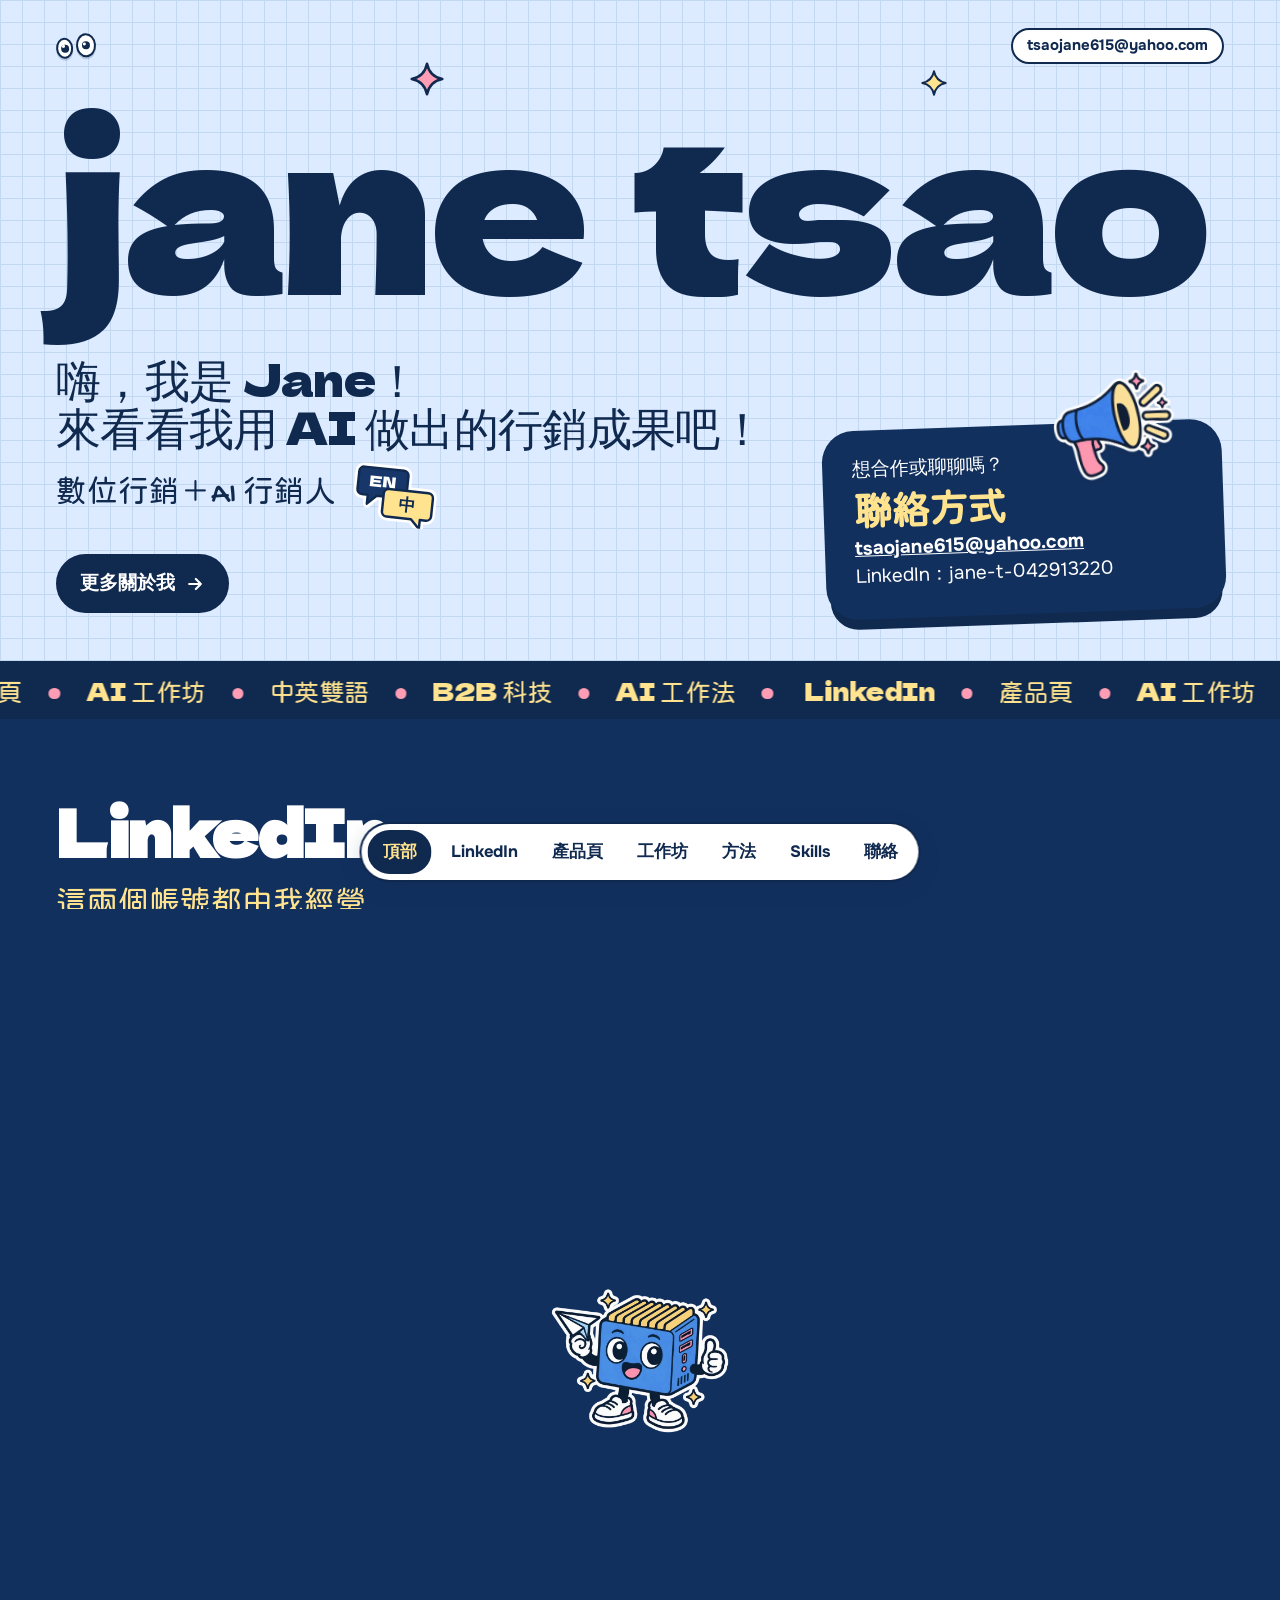
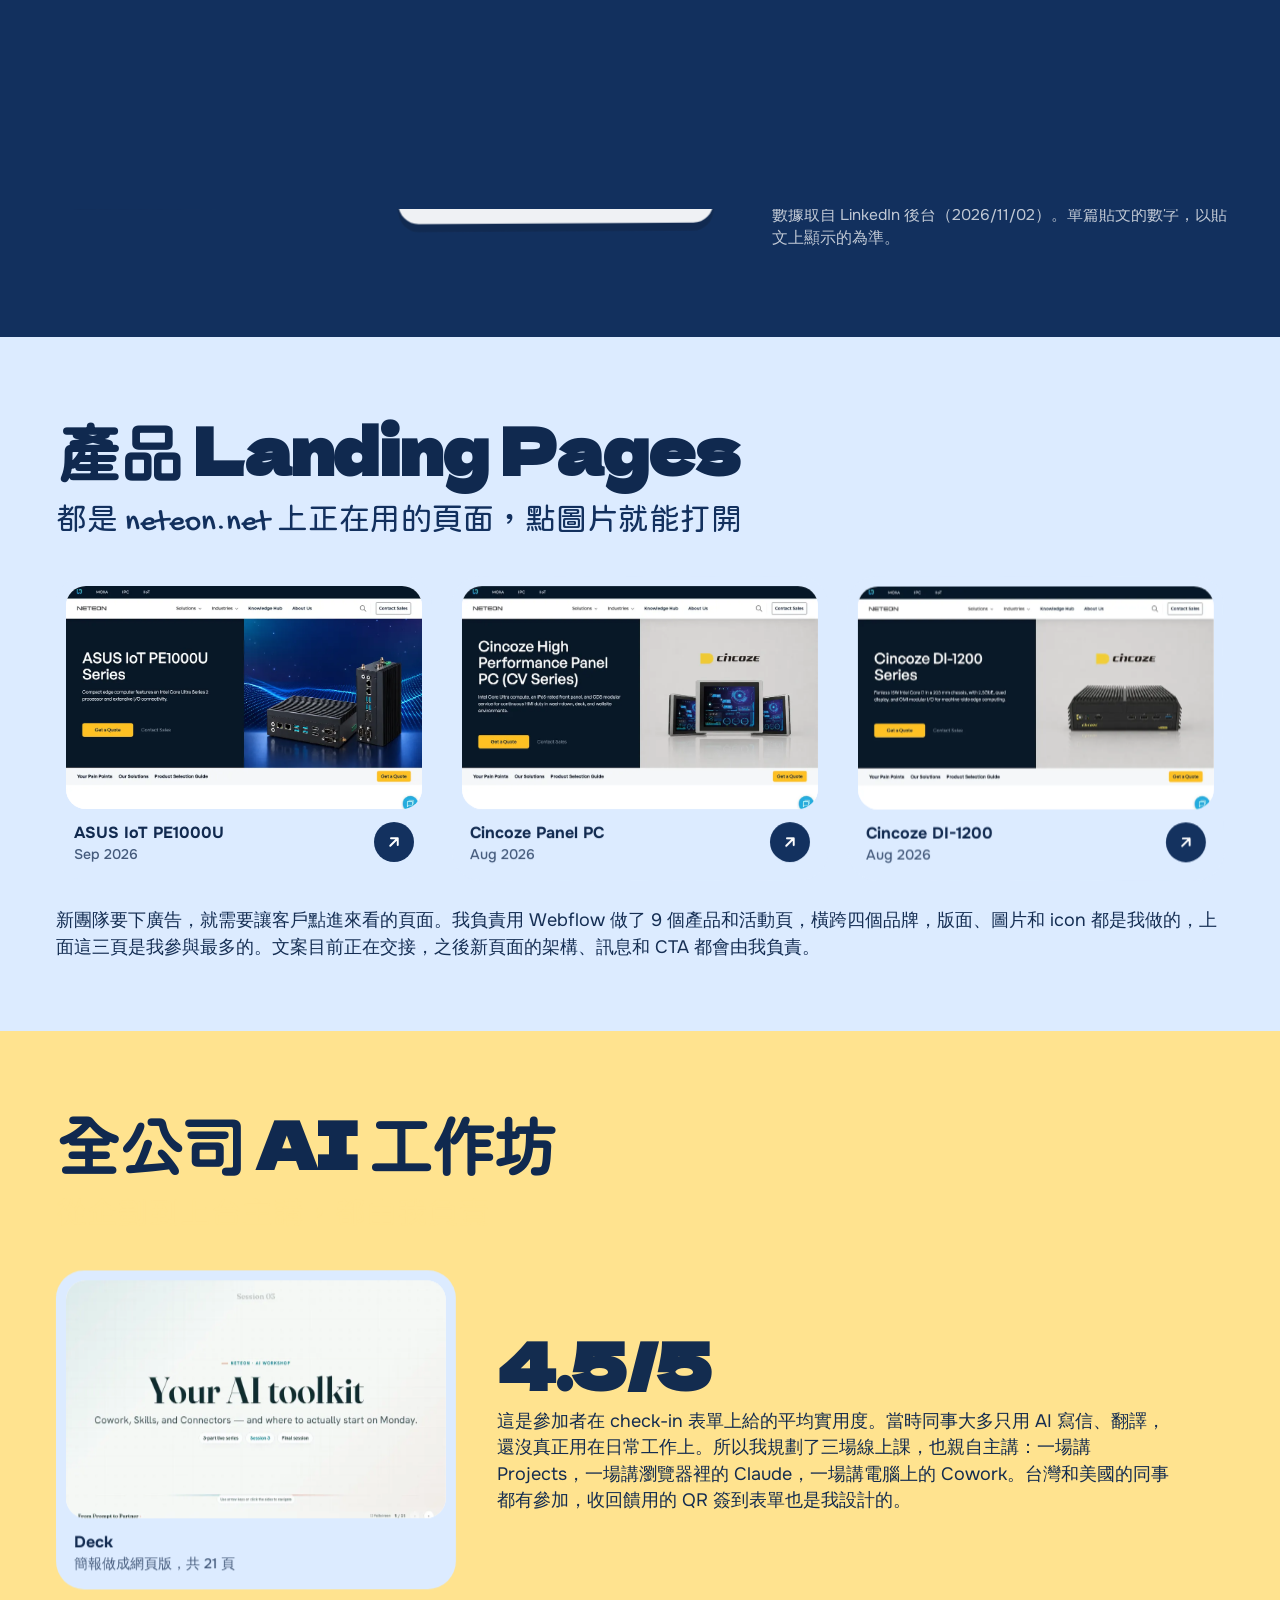
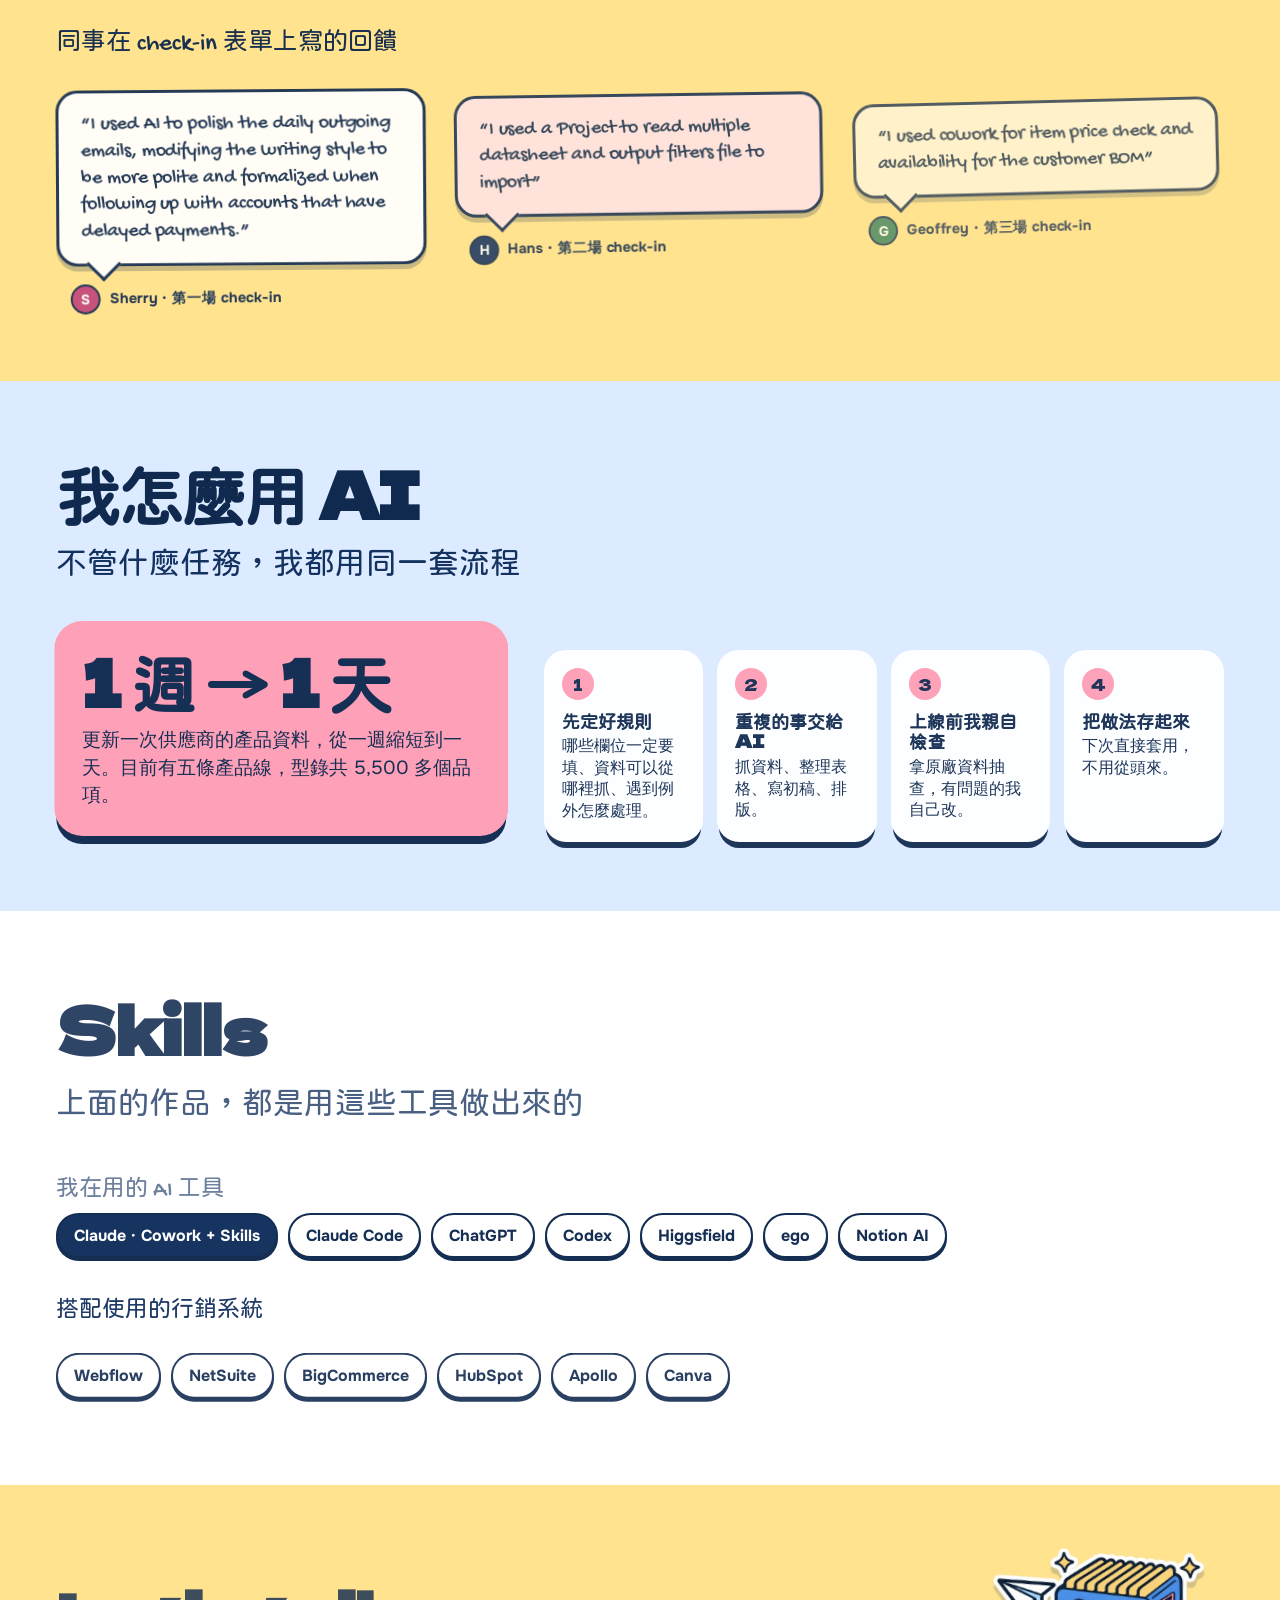
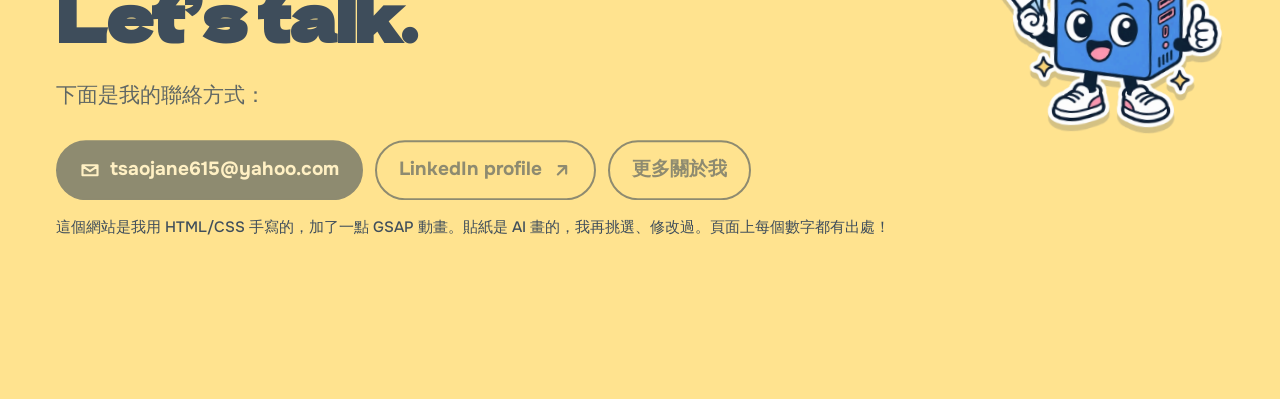
<file: tw/index.html>
<!doctype html>
<html lang="zh-Hant" class="no-js">
<head>
<meta charset="utf-8">
<meta name="viewport" content="width=device-width, initial-scale=1">
<meta name="robots" content="noindex">
<title>曹珍 Jane Tsao — 作品集</title>
<meta name="description" content="曹珍 Jane Tsao 的一頁式作品集：LinkedIn 經營、已經上線的產品頁、全公司 AI 工作坊，還有我怎麼用 AI 工作。">
<link rel="icon" href="../assets/stickers/mascot.webp" type="image/webp">
<link rel="stylesheet" href="../css/site.css">
<style>
.hero .maple{right:calc(var(--gutter) - 10px);bottom:118px;width:clamp(90px,10vw,150px);z-index:3}
.hero .sp1{left:32%;top:62px;width:34px}.hero .sp2{right:26%;top:70px;width:26px}
.bubble{display:inline-block;width:84px;vertical-align:middle;margin-left:10px;transform:rotate(6deg)}
.band .h2{margin-bottom:4px}
.band .sub{margin-bottom:30px}
.covers .gallery{grid-template-columns:repeat(3,1fr)}
.receipt-row{display:grid;grid-template-columns:minmax(0,660px) minmax(0,1fr);gap:48px;align-items:center;margin-top:26px}
.achnum{margin:0 0 20px}
.achnum b{display:block;font:400 clamp(40px,4.2vw,62px)/1 "Dela",sans-serif;letter-spacing:-.02em;margin-bottom:5px;font-variant-numeric:tabular-nums}
.achnum p{margin:0;font-size:17px}
.receipts-mini{display:grid;grid-template-columns:1fr 1fr;gap:20px;align-items:start}
.receipts-mini a{display:block;background:#fff;border-radius:22px;padding:10px;text-decoration:none;color:var(--ink);box-shadow:0 8px 0 -2px var(--ink);transition:transform .25s var(--ease-pop)}
.receipts-mini a:hover{transform:rotate(-1deg) translateY(-4px)}
.receipts-mini img{display:block;width:100%;aspect-ratio:4/3;object-fit:cover;object-position:top;background:#fff;border-radius:14px}
.receipts-mini .cap{display:block;font-weight:700;font-size:16px;padding:10px 8px 6px}
.receipts-mini .cap small{display:block;font-weight:500;opacity:.75;font-size:14px;margin-top:2px}
.statline{display:flex;flex-wrap:wrap;gap:10px;margin:26px 0 0;padding:0;list-style:none}
.statline li{background:#fff;color:var(--ink);border:2.5px solid var(--ink);border-radius:999px;padding:12px 20px;font-weight:700;font-size:19px;box-shadow:0 4px 0 var(--ink)}
.statline li em{font-style:normal;color:#C2457A;font-family:"Dela",sans-serif;font-weight:400;font-size:1.3em;vertical-align:-1px;margin-right:2px}
.band.violet .statline li{box-shadow:0 3px 0 rgba(0,0,0,.35)}
.wsgrid{display:grid;grid-template-columns:minmax(0,400px) 1fr;gap:40px;align-items:center}
.wsgrid .shotcard{cursor:default}
.bigstat{font:400 clamp(44px,5vw,76px)/1 "Dela",sans-serif;letter-spacing:-.02em;margin:0 0 10px}
.loop4{display:grid;grid-template-columns:repeat(4,1fr);gap:14px;margin:26px 0 0;padding:0;list-style:none;counter-reset:f}
.loop4 li{counter-increment:f;background:#fff;border-radius:22px;padding:18px 18px 20px;box-shadow:0 8px 0 -2px var(--ink);font-size:16px;line-height:1.35}
.loop4 li::before{content:counter(f);display:inline-grid;place-items:center;width:32px;height:32px;border-radius:50%;background:var(--coral);font:400 16px/1 "Dela",sans-serif;margin-bottom:10px}
.loop4 li b{display:block;font:400 18px/1.15 "Dela",sans-serif;font-weight:400;margin-bottom:5px}
.howgrid{display:grid;grid-template-columns:1fr 1.5fr;gap:34px;align-items:start;margin-top:8px}
.savecard{background:var(--coral);border-radius:28px;padding:26px 28px;box-shadow:0 10px 0 -2px var(--ink)}
.savecard p{margin:0}
.savecard p.bigstat{margin:0 0 14px;line-height:1.04}
.savecard .fine{opacity:.8}
@media (max-width:860px){
  .hero .maple{right:-6px;bottom:auto;top:-16px;width:84px}
  .hero .sp1{left:6%;top:22px}.bubble{width:64px}
  .covers .gallery{grid-template-columns:1fr}
  .receipts-mini,.wsgrid,.howgrid,.receipt-row{grid-template-columns:1fr}
  .loop4{grid-template-columns:1fr 1fr}
  footer .plane{width:88px!important;top:14px!important;right:14px!important}
}
</style>
<style>
@font-face{font-family:"Huninn";src:url(../fonts/huninn-subset.woff2) format("woff2");font-display:swap}
body{font-family:"Onest","PingFang TC","Noto Sans TC","Microsoft JhengHei",system-ui,sans-serif}
.h2,.h3,.bigstat,.achnum b,.loop4 li b,.avail span,.tick{font-family:"Dela","Huninn",sans-serif}
.hand,.sub.hand,.toolhead{font-family:"Gochi","Huninn","Onest",sans-serif}
.qnote .bub{font-family:"Gochi","Huninn",sans-serif}
.h2,.h3,.avail span,.loop4 li b,.achnum b{font-weight:700}
.band .h2{margin-bottom:14px;line-height:1.24}
.h2{line-height:1.16}.bigstat{line-height:1.08;font-weight:700}
.avail p a{font-weight:700}
</style>
</head>
<body>
<a class="skip" href="#main">Skip to content</a>

<header class="hero grid" id="top">
  <div class="bar">
    <span class="logo-eyes" aria-hidden="true"><span class="eye"><span class="pupil"></span></span><span class="eye"><span class="pupil"></span></span></span>
    <a class="chip" href="mailto:tsaojane615@yahoo.com">tsaojane615@yahoo.com</a>
  </div>
  <div class="spark sp1 twinkle" aria-hidden="true"><svg viewBox="0 0 40 40"><path d="M20 2c2 10 8 16 18 18-10 2-16 8-18 18-2-10-8-16-18-18 10-2 16-8 18-18z" fill="currentColor" stroke="#10294F" stroke-width="3" stroke-linejoin="round"/></svg></div>
  <div class="spark sp2 lime twinkle d2" aria-hidden="true"><svg viewBox="0 0 40 40"><path d="M20 2c2 10 8 16 18 18-10 2-16 8-18 18-2-10-8-16-18-18 10-2 16-8 18-18z" fill="currentColor" stroke="#10294F" stroke-width="3" stroke-linejoin="round"/></svg></div>
  <div class="name" role="img" aria-label="Jane Tsao">jane tsao</div>
  <div class="under">
    <div>
      <h1>嗨，我是 Jane！<br>來看看我用 AI 做出的<span style="display:inline-block">行銷成果吧！</span></h1>
      <p class="hand">數位行銷＋AI 行銷人
        <svg class="bubble" viewBox="0 0 170 124" aria-hidden="true">
          <g stroke="#fff" stroke-width="16" stroke-linejoin="round" fill="none">
            <path d="M18 10h80a10 10 0 0 1 10 10v36a10 10 0 0 1-10 10H48L30 84V66H18A10 10 0 0 1 8 56V20A10 10 0 0 1 18 10z"/>
            <path d="M72 50h80a10 10 0 0 1 10 10v36a10 10 0 0 1-10 10h-12v18l-18-18H72a10 10 0 0 1-10-10V60a10 10 0 0 1 10-10z"/>
          </g>
          <g stroke="#10294F" stroke-width="5" stroke-linejoin="round">
            <path d="M18 10h80a10 10 0 0 1 10 10v36a10 10 0 0 1-10 10H48L30 84V66H18A10 10 0 0 1 8 56V20A10 10 0 0 1 18 10z" fill="#17376B"/>
            <path d="M72 50h80a10 10 0 0 1 10 10v36a10 10 0 0 1-10 10h-12v18l-18-18H72a10 10 0 0 1-10-10V60a10 10 0 0 1 10-10z" fill="#FFE38F"/>
          </g>
          <text x="58" y="48" text-anchor="middle" font-family="Dela, sans-serif" font-size="30" fill="#fff">EN</text>
          <text x="112" y="90" text-anchor="middle" font-family="'PingFang TC','Noto Sans TC',sans-serif" font-weight="800" font-size="34" fill="#10294F">中</text>
        </svg>
      </p>
      <p style="margin:28px 0 0"><a class="btn" href="../about.html">更多關於我 <svg viewBox="0 0 24 24" aria-hidden="true"><path d="M5 12h14M13 6l6 6-6 6"/></svg></a></p>
    </div>
    <div class="avail-wrap" style="position:relative">
      <div class="avail">
        <p>想合作或聊聊嗎？</p>
        <span>聯絡方式</span>
        <p><a href="mailto:tsaojane615@yahoo.com" style="color:#fff">tsaojane615@yahoo.com</a><br>LinkedIn：jane-t-042913220</p>
      </div>
      <div class="sticker maple hoverable float" data-parallax="0.12"><img src="../assets/stickers/megaphone.webp" alt="" width="640" height="619"></div>
    </div>
  </div>
</header>

<div class="tick" aria-hidden="true"><div class="track">
  <span>LinkedIn</span><i class="dot"></i><span>產品頁</span><i class="dot"></i><span>AI 工作坊</span><i class="dot"></i><span>中英雙語</span><i class="dot"></i><span>B2B 科技</span><i class="dot"></i><span>AI 工作法</span><i class="dot"></i>
  <span>LinkedIn</span><i class="dot"></i><span>產品頁</span><i class="dot"></i><span>AI 工作坊</span><i class="dot"></i><span>中英雙語</span><i class="dot"></i><span>B2B 科技</span><i class="dot"></i><span>AI 工作法</span><i class="dot"></i>
  <span>LinkedIn</span><i class="dot"></i><span>產品頁</span><i class="dot"></i><span>AI 工作坊</span><i class="dot"></i><span>中英雙語</span><i class="dot"></i><span>B2B 科技</span><i class="dot"></i><span>AI 工作法</span><i class="dot"></i>
</div></div>

<main id="main">

<section class="band violet covers" id="linkedin">
  <h2 class="h2" data-reveal="up">LinkedIn</h2>
  <p class="hand sub" data-reveal="up">這兩個帳號都由我經營</p>
  <p class="prose" style="margin:0 0 26px;max-width:none" data-reveal="up">公司成立了一個專門賣工業電腦的新團隊，我被分到這個團隊。showcase 專頁一開始幾乎沒有人追蹤，所以第一件事，就是讓大家知道我們是誰、在賣什麼。這個專頁由我負責，選題、寫文案、做封面、排程發文，發出去之後我還會再點開檢查一次。下面三張封面都是我做的！</p>
  <div class="gallery">
    <a class="shotcard" href="https://www.linkedin.com/showcase/neteon-ipc" rel="noopener" data-reveal="tilt">
      <img src="../assets/cover-moxa.webp" alt="Post cover: Local Energy Management for Cabinet BESS, Moxa BXP-A101 in front of battery storage cabinets" width="1200" height="675">
      <span class="cap"><span>儲能櫃<small>Cabinet BESS・Moxa BXP-A101</small></span></span>
    </a>
    <a class="shotcard" href="https://www.linkedin.com/showcase/neteon-ipc" rel="noopener" data-reveal="tilt">
      <img src="../assets/cover-asus.webp" alt="Post cover: From Camera Feeds to Plant Alerts, ASUS IoT PE1100N in a refinery" width="1200" height="675">
      <span class="cap"><span>Edge AI<small>廠區監測・ASUS IoT PE1100N</small></span></span>
    </a>
    <a class="shotcard" href="https://www.linkedin.com/showcase/neteon-ipc" rel="noopener" data-reveal="tilt">
      <img src="../assets/cover-mic.webp" alt="Post cover: Inside an Airport E-Gate, Advantech MIC-770 V3 beside border-control gates" width="1200" height="675">
      <span class="cap"><span>機場通關<small>E-gate・Advantech MIC-770 V3</small></span></span>
    </a>
  </div>
  <p class="prose" style="margin:30px 0 0;max-width:none" data-reveal="up">我另外還經營一個分享工業 AI 新聞的 persona 帳號。追蹤者只有 230 位，觸及卻遠遠超過這個數字，靠的就是內容本身！截圖是 LinkedIn 的原始畫面，帳號名稱已經裁掉，點圖可以放大。</p>
  <div class="receipt-row">
    <div class="receipts-mini">
      <a href="../assets/post-caterpillar.webp" target="_blank" rel="noopener" data-reveal="tilt">
        <img src="../assets/post-caterpillar.webp" alt="Screenshot of the Caterpillar × FieldAI post with 2,601 impressions and 26 reactions" width="552" height="1360">
        <span class="cap">Caterpillar ✕ FieldAI<small>2,601 impressions · 26 reactions · 1 repost</small></span>
      </a>
      <a href="../assets/post-siemens.webp" target="_blank" rel="noopener" data-reveal="tilt">
        <img src="../assets/post-siemens.webp" alt="Screenshot of the Siemens × NVIDIA post with 2,572 impressions and 47 reactions" width="552" height="1062">
        <span class="cap">Siemens ✕ NVIDIA<small>2,572 impressions · 47 reactions · 5 reposts</small></span>
      </a>
    </div>
    <div class="ach" data-reveal="right">
      <p class="hand" style="font-size:25px;color:var(--lime);margin:0 0 6px">成效如何？一起來看！</p>
      <div class="achnum"><b style="color:var(--lime)">8,331</b><p>persona 帳號近 90 天的曝光次數</p></div>
      <div class="achnum"><b style="color:var(--coral)">92%</b><p>的觸及來自還沒追蹤的人</p></div>
      <div class="achnum"><b style="color:#fff">7,694</b><p>showcase 專頁今年到目前為止的自然曝光</p></div>
      <p class="fine" style="margin-top:16px">數據取自 LinkedIn 後台（2026/11/02）。單篇貼文的數字，以貼文上顯示的為準。</p>
    </div>
  </div>
</section>

<section class="band" id="pages">
  <h2 class="h2" data-reveal="up">產品 Landing Pages</h2>
  <p class="hand sub" style="color:var(--violet)" data-reveal="up">都是 neteon.net 上正在用的頁面，點圖片就能打開</p>
  <div class="gallery">
    <a class="shotcard" href="https://www.neteon.net/landing/asus-iot-pe1000u-fanless-din-rail-edge-ai-pc-neteon" rel="noopener" data-reveal="tilt">
      <img src="../assets/lp/lp-pe1000u.webp" alt="ASUS IoT PE1000U Series landing page" width="1000" height="625">
      <span class="cap"><span>ASUS IoT PE1000U<small>Sep 2026</small></span><span class="go"><svg viewBox="0 0 24 24" aria-hidden="true"><path d="M7 17 17 7M8 7h9v9"/></svg></span></span>
    </a>
    <a class="shotcard" href="https://www.neteon.net/landing/cincoze-panel-pc" rel="noopener" data-reveal="tilt">
      <img src="../assets/lp/lp-panel.webp" alt="Cincoze High Performance Panel PC landing page" width="1000" height="625">
      <span class="cap"><span>Cincoze Panel PC<small>Aug 2026</small></span><span class="go"><svg viewBox="0 0 24 24" aria-hidden="true"><path d="M7 17 17 7M8 7h9v9"/></svg></span></span>
    </a>
    <a class="shotcard" href="https://www.neteon.net/landing/cincoze-di-1200-series" rel="noopener" data-reveal="tilt">
      <img src="../assets/lp/lp-di1200.webp" alt="Cincoze DI-1200 Series landing page" width="1000" height="625">
      <span class="cap"><span>Cincoze DI-1200<small>Aug 2026</small></span><span class="go"><svg viewBox="0 0 24 24" aria-hidden="true"><path d="M7 17 17 7M8 7h9v9"/></svg></span></span>
    </a>
  </div>
  <p class="prose" style="margin:26px 0 0;max-width:none" data-reveal="up">新團隊要下廣告，就需要讓客戶點進來看的頁面。我負責用 Webflow 做了 9 個產品和活動頁，橫跨四個品牌，版面、圖片和 icon 都是我做的，上面這三頁是我參與最多的。文案目前正在交接，之後新頁面的架構、訊息和 CTA 都會由我負責。</p>
</section>

<section class="band lime" id="workshop">
  <h2 class="h2" data-reveal="up">全公司 AI 工作坊</h2>
  <p class="hand sub" data-reveal="up">從企劃到上台主講，都由我負責</p>
  <div class="wsgrid">
    <figure class="shotcard" style="margin:0" data-reveal="tilt">
      <img src="../assets/lp/deck3.webp" alt="Opening slide of the Session 3 deck: Your AI toolkit" width="1000" height="625">
      <figcaption class="cap"><span>Deck<small>簡報做成網頁版，共 21 頁</small></span></figcaption>
    </figure>
    <div data-reveal="right">
      <p class="bigstat">4.5/5</p>
      <p class="prose">這是參加者在 check-in 表單上給的平均實用度。當時同事大多只用 AI 寫信、翻譯，還沒真正用在日常工作上。所以我規劃了三場線上課，也親自主講：一場講 Projects，一場講瀏覽器裡的 Claude，一場講電腦上的 Cowork。台灣和美國的同事都有參加，收回饋用的 QR 簽到表單也是我設計的。</p>
    </div>
  </div>
  <p class="hand" style="font-size:25px;color:var(--ink);margin:36px 0 0" data-reveal="up">同事在 check-in 表單上寫的回饋</p>
  <div class="quotes">
    <blockquote class="qnote" data-reveal="tilt"><div class="bub"><p>“I used AI to polish the daily outgoing emails, modifying the writing style to be more polite and formalized when following up with accounts that have delayed payments.”</p></div><span class="by"><i style="background:#C2457A">S</i>Sherry・第一場 check-in</span></blockquote>
    <blockquote class="qnote q2" data-reveal="tilt"><div class="bub"><p>“I used a Project to read multiple datasheet and output filters file to import”</p></div><span class="by"><i style="background:var(--violet)">H</i>Hans・第二場 check-in</span></blockquote>
    <blockquote class="qnote q3" data-reveal="tilt"><div class="bub"><p>“I used cowork for item price check and availability for the customer BOM”</p></div><span class="by"><i style="background:#2E7D5B">G</i>Geoffrey・第三場 check-in</span></blockquote>
  </div>
</section>

<section class="band" id="how">
  <h2 class="h2" data-reveal="up">我怎麼用 AI</h2>
  <p class="hand sub" style="color:var(--violet)" data-reveal="up">不管什麼任務，我都用同一套流程</p>
  <div class="howgrid">
    <div class="savecard" data-reveal="left">
      <p class="bigstat">1 週 → 1 天</p>
      <p>更新一次供應商的產品資料，從一週縮短到一天。目前有五條產品線，型錄共 5,500 多個品項。</p>
    </div>
    <div>
      <ol class="loop4" data-reveal="up">
        <li><b>先定好規則</b>哪些欄位一定要填、資料可以從哪裡抓、遇到例外怎麼處理。</li>
        <li><b>重複的事交給 AI</b>抓資料、整理表格、寫初稿、排版。</li>
        <li><b>上線前我親自檢查</b>拿原廠資料抽查，有問題的我自己改。</li>
        <li><b>把做法存起來</b>下次直接套用，不用從頭來。</li>
      </ol>
    </div>
  </div>
</section>

<section class="band white" id="toolkit">
  <h2 class="h2" data-reveal="up">Skills</h2>
  <p class="hand sub" style="color:var(--violet)" data-reveal="up">上面的作品，都是用這些工具做出來的</p>
  <p class="toolhead" data-reveal="up">我在用的 AI 工具</p>
  <ul class="tools" data-reveal="up">
    <li class="hi">Claude · Cowork + Skills</li><li>Claude Code</li><li>ChatGPT</li><li>Codex</li><li>Higgsfield</li><li>ego</li><li>Notion AI</li>
  </ul>
  <p class="toolhead" data-reveal="up">搭配使用的行銷系統</p>
  <ul class="tools" data-reveal="up">
    <li>Webflow</li><li>NetSuite</li><li>BigCommerce</li><li>HubSpot</li><li>Apollo</li><li>Canva</li>
  </ul>
</section>
</main>

<footer id="contact">
  <div class="sticker plane hoverable float" data-parallax="0.18" style="right:var(--gutter);top:40px;width:clamp(140px,18vw,260px)"><img src="../assets/stickers/mascot-plane.webp" alt="" width="640" height="616"></div>
  <h2 class="h2" data-reveal="up">Let’s talk.</h2>
  <p data-reveal="up">下面是我的聯絡方式：</p>
  <div class="links" data-reveal="up">
    <a class="btn" href="mailto:tsaojane615@yahoo.com"><svg viewBox="0 0 24 24" aria-hidden="true"><path d="M3 6h18v12H3zM3 7l9 6 9-6"/></svg>tsaojane615@yahoo.com</a>
    <a class="btn ghost" href="https://www.linkedin.com/in/jane-t-042913220" rel="noopener">LinkedIn profile <svg viewBox="0 0 24 24" aria-hidden="true"><path d="M7 17 17 7M8 7h9v9"/></svg></a>
    <a class="btn ghost" href="../about.html">更多關於我</a>
  </div>
  <p class="mini">這個網站是我用 HTML/CSS 手寫的，加了一點 GSAP 動畫。貼紙是 AI 畫的，我再挑選、修改過。頁面上每個數字都有出處！</p>
</footer>

<nav class="pill" aria-label="Page"><a href="#top">頂部</a><a href="#linkedin">LinkedIn</a><a href="#pages">產品頁</a><a href="#workshop">工作坊</a><a href="#how">方法</a><a href="#toolkit">Skills</a><a href="#contact">聯絡</a></nav>

<script src="../vendor/gsap.min.js"></script>
<script src="../vendor/ScrollTrigger.min.js"></script>
<script src="../js/site.js"></script>
</body>
</html>
</file>
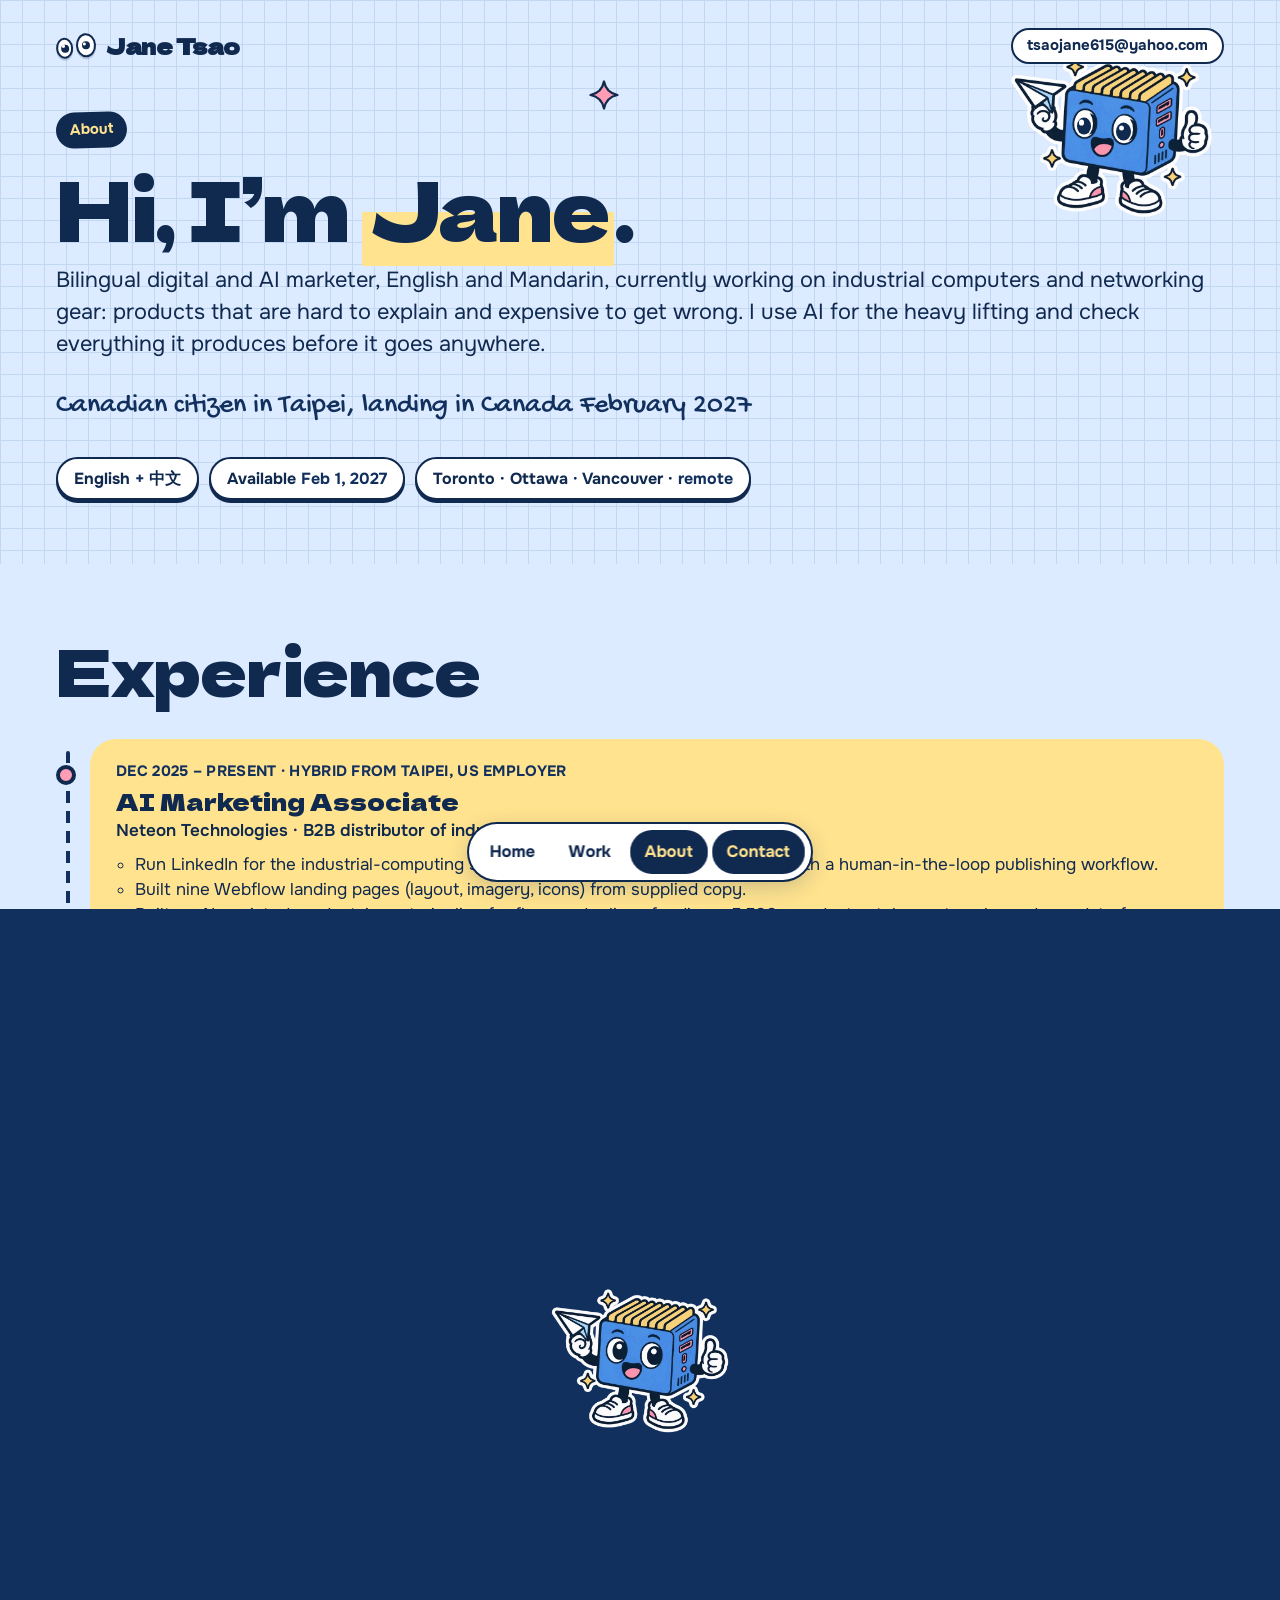
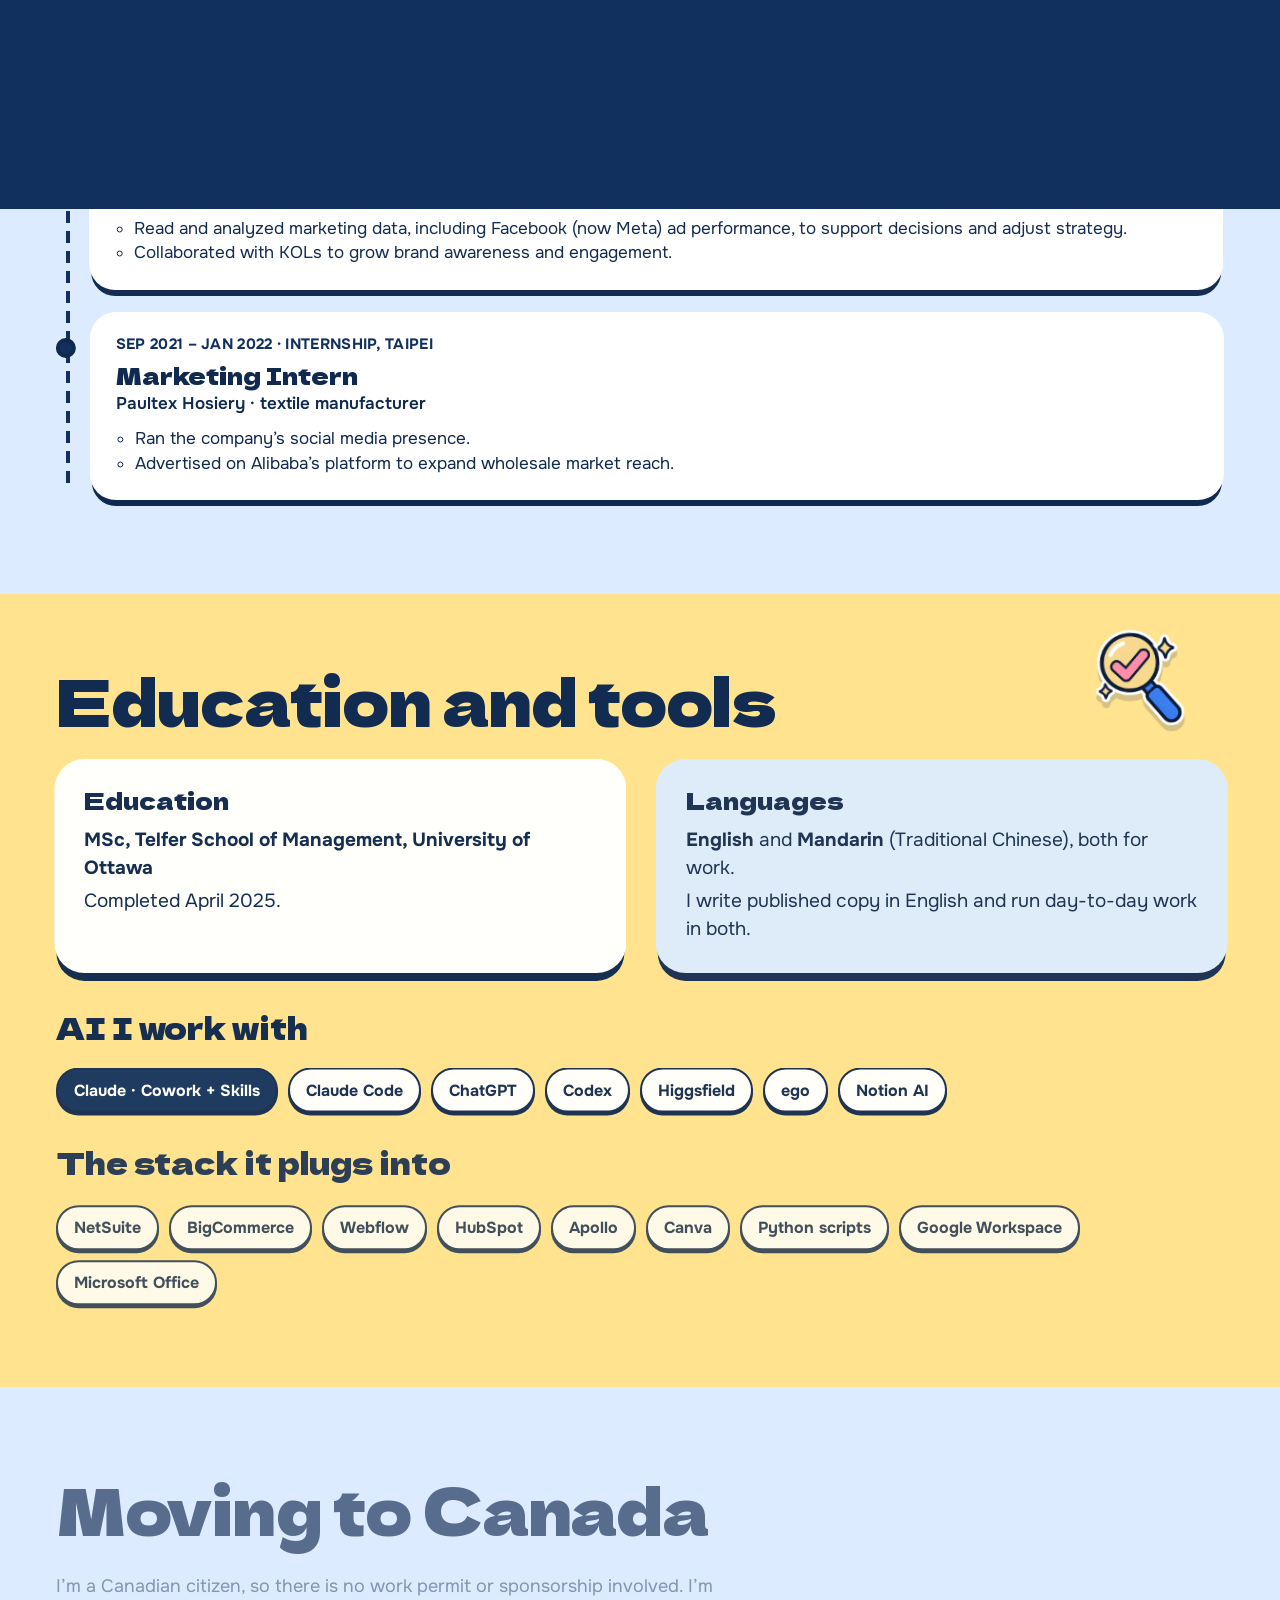
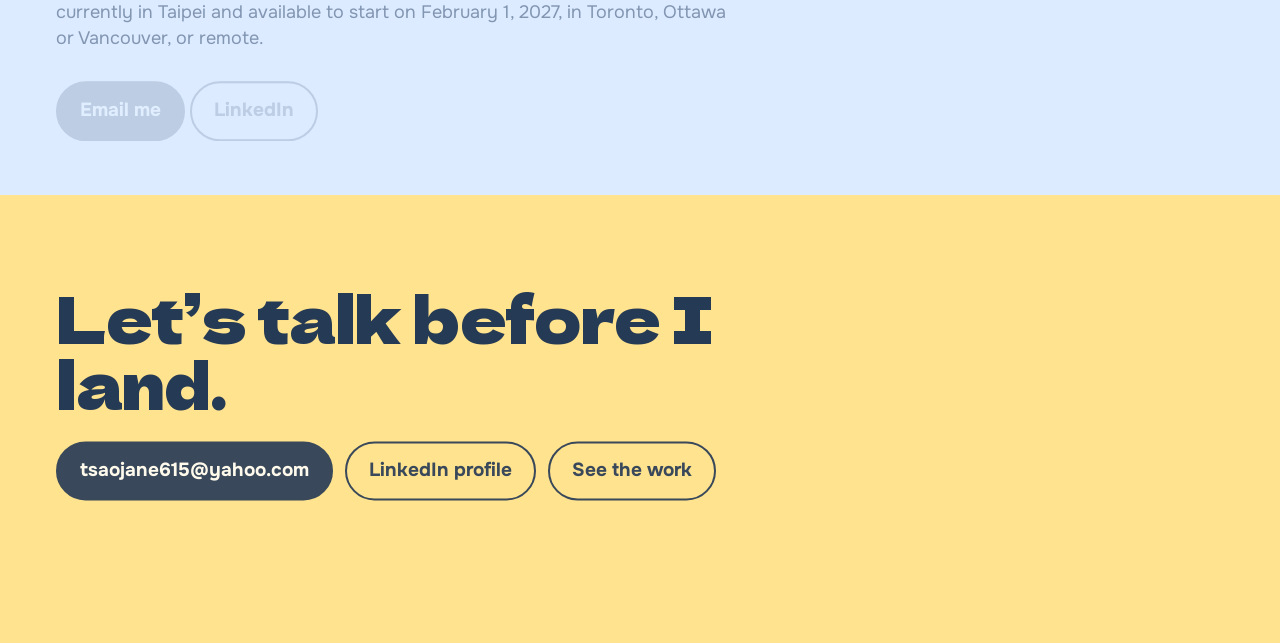
<file: about.html>
<!doctype html>
<html lang="en" class="no-js">
<head>
<meta charset="utf-8">
<meta name="viewport" content="width=device-width, initial-scale=1">
<meta name="robots" content="noindex">
<title>About — Jane Tsao</title>
<meta name="description" content="Jane Tsao: experience, education and tools. Bilingual digital and AI marketer moving to Canada, available February 2027.">
<link rel="icon" href="assets/stickers/mascot.webp" type="image/webp">
<link rel="stylesheet" href="css/site.css">
<style>
.sub-hero .side{right:calc(var(--gutter) + 10px);top:60px;width:clamp(130px,16vw,240px)}
.sub-hero .sp1{left:46%;top:80px;width:30px}
.canada .maple{position:relative;width:min(60%,260px);margin:0 auto}
.canada .maple img{width:100%;height:auto;filter:drop-shadow(0 8px 0 rgba(23,18,58,.18))}
.edu{display:grid;grid-template-columns:1fr 1fr;gap:24px;margin-top:26px}
.mag{right:calc(var(--gutter) + 30px);top:30px;width:110px}
@media (max-width:860px){.edu{grid-template-columns:1fr}.mag{width:70px;right:10px;top:10px}}
</style>
</head>
<body>
<a class="skip" href="#main">Skip to content</a>
<header class="sub-hero grid">
  <div class="bar">
    <a class="home" href="index.html"><span class="logo-eyes" aria-hidden="true"><span class="eye"><span class="pupil"></span></span><span class="eye"><span class="pupil"></span></span></span>Jane Tsao</a>
    <a class="chip" href="mailto:tsaojane615@yahoo.com">tsaojane615@yahoo.com</a>
  </div>
  <div class="side mascot" data-parallax="0.12">
    <img src="assets/stickers/mascot-plane.webp" alt="The industrial computer mascot holding a paper airplane and giving a thumbs up" width="640" height="616">
    <span class="eye l" style="left:31.9%;top:37.9%;width:9.1%;height:13.5%"><span class="pupil"></span></span>
    <span class="eye r" style="left:51%;top:40.7%;width:9.6%;height:13.8%"><span class="pupil"></span></span>
  </div>
  <div class="spark sp1 twinkle hide-sm" aria-hidden="true"><svg viewBox="0 0 40 40"><path d="M20 2c2 10 8 16 18 18-10 2-16 8-18 18-2-10-8-16-18-18 10-2 16-8 18-18z" fill="currentColor" stroke="#10294F" stroke-width="3" stroke-linejoin="round"/></svg></div>
  <span class="kicker">About</span>
  <h1>Hi, I’m <span class="hl">Jane</span>.</h1>
  <p class="lede">Bilingual digital and AI marketer, English and Mandarin, currently working on industrial computers and networking gear: products that are hard to explain and expensive to get wrong. I use AI for the heavy lifting and check everything it produces before it goes anywhere.</p>
  <p class="hand">Canadian citizen in Taipei, landing in Canada February 2027</p>
  <ul class="facts">
    <li>English <em>+</em> 中文</li>
    <li>Available <em>Feb 1, 2027</em></li>
    <li>Toronto · Ottawa · Vancouver · <em>remote</em></li>
  </ul>
</header>

<main id="main">
<section class="band">
  <h2 class="h2" data-reveal="up">Experience</h2>
  <ol class="tl">
    <li class="now" data-reveal="left">
      <div class="when">Dec 2025 – present · Hybrid from Taipei, US employer</div>
      <h3>AI Marketing Associate</h3>
      <p class="org">Neteon Technologies · B2B distributor of industrial computers and networking gear</p>
      <ul>
        <li>Run LinkedIn for the industrial-computing showcase page and a persona account, with a human-in-the-loop publishing workflow.</li>
        <li>Built nine Webflow landing pages (layout, imagery, icons) from supplied copy.</li>
        <li>Built an AI-assisted product-import pipeline for five vendor lines feeding a 5,500+ product catalog; cut each vendor update from about a week to a day.</li>
        <li>Taught a three-session AI workshop for the whole company, Taiwan and the US.</li>
        <li>Planned the seven-pillar hub-and-spoke topic-cluster plan for the company blog.</li>
        <li>One-time ICP lead-scoring exercise (April 2026): an 85-point rubric, 44 accounts tiered, 35 confirmed against Apollo data.</li>
        <li>Prepare NetSuite import files for new vendor items and price updates; packaged those methods as reusable Claude Skills.</li>
      </ul>
    </li>
    <li data-reveal="left">
      <div class="when">Sep – Dec 2024 · Remote from Ottawa</div>
      <h3>Marketing Internship</h3>
      <p class="org">Pinax · Web3 / blockchain</p>
      <ul>
        <li>Market research focused on the Chinese-speaking community.</li>
        <li>Hands-on with Semrush, Ahrefs and Google Ads for SEO and ad research.</li>
      </ul>
    </li>
    <li data-reveal="left">
      <div class="when">Feb – Aug 2024 · Part-time, in person, Ottawa</div>
      <h3>Front Desk Assistant</h3>
      <p class="org">Taipei Economic and Cultural Office in Canada</p>
      <ul>
        <li>Assisted the public in Mandarin and English with passport renewals, Taiwan visa applications and document authentication; answered phone and walk-in inquiries.</li>
      </ul>
    </li>
    <li data-reveal="left">
      <div class="when">Oct 2023 – Aug 2024 · Volunteer, Ottawa</div>
      <h3>Director of Events</h3>
      <p class="org">Ottawa Taiwan Student Association</p>
      <ul>
        <li>Drafted funding proposals and organized cultural events.</li>
      </ul>
    </li>
    <li data-reveal="left">
      <div class="when">May – Sep 2022 · Internship, Taipei</div>
      <h3>Marketing Intern</h3>
      <p class="org">CUPETIT</p>
      <ul>
        <li>Read and analyzed marketing data, including Facebook (now Meta) ad performance, to support decisions and adjust strategy.</li>
        <li>Collaborated with KOLs to grow brand awareness and engagement.</li>
      </ul>
    </li>
    <li data-reveal="left">
      <div class="when">Sep 2021 – Jan 2022 · Internship, Taipei</div>
      <h3>Marketing Intern</h3>
      <p class="org">Paultex Hosiery · textile manufacturer</p>
      <ul>
        <li>Ran the company’s social media presence.</li>
        <li>Advertised on Alibaba’s platform to expand wholesale market reach.</li>
      </ul>
    </li>
  </ol>
</section>

<section class="band lime" style="position:relative">
  <div class="sticker mag hoverable float hide-sm" data-parallax="0.2"><img src="assets/stickers/magnifier.webp" alt="" width="635" height="640"></div>
  <h2 class="h2" data-reveal="up">Education and tools</h2>
  <div class="edu">
    <div class="panel" data-reveal="left">
      <h3>Education</h3>
      <p style="margin:0 0 6px"><b>MSc, Telfer School of Management, University of Ottawa</b></p>
      <p style="margin:0">Completed April 2025.</p>
    </div>
    <div class="panel paper" data-reveal="right">
      <h3>Languages</h3>
      <p style="margin:0 0 6px"><b>English</b> and <b>Mandarin</b> (Traditional Chinese), both for work.</p>
      <p style="margin:0">I write published copy in English and run day-to-day work in both.</p>
    </div>
  </div>
  <h3 class="h3" style="margin-top:36px" data-reveal="up">AI I work with</h3>
  <ul class="tools" data-reveal="up">
    <li class="hi">Claude · Cowork + Skills</li><li>Claude Code</li><li>ChatGPT</li><li>Codex</li><li>Higgsfield</li><li>ego</li><li>Notion AI</li>
  </ul>
  <h3 class="h3" style="margin-top:30px" data-reveal="up">The stack it plugs into</h3>
  <ul class="tools" data-reveal="up">
    <li>NetSuite</li><li>BigCommerce</li><li>Webflow</li><li>HubSpot</li><li>Apollo</li><li>Canva</li><li>Python scripts</li><li>Google Workspace</li><li>Microsoft Office</li>
  </ul>
</section>

<section class="band canada-band">
  <div class="canada">
    <div>
      <h2 class="h2" data-reveal="up">Moving to Canada</h2>
      <p class="prose" data-reveal="up">I’m a Canadian citizen, so there is no work permit or sponsorship involved. I’m currently in Taipei and available to start on February 1, 2027, in Toronto, Ottawa or Vancouver, or remote.</p>
      <p data-reveal="up"><a class="btn" href="mailto:tsaojane615@yahoo.com">Email me</a> <a class="btn ghost" href="https://www.linkedin.com/in/jane-t-042913220" rel="noopener">LinkedIn</a></p>
    </div>
    <div class="maple" data-reveal="pop"><img src="assets/stickers/maple.webp" alt="A maple leaf with a paper airplane flying past it" width="640" height="585"></div>
  </div>
</section>
</main>

<footer id="contact">
  <h2 class="h2" data-reveal="up">Let’s talk before I land.</h2>
  <div class="links" data-reveal="up">
    <a class="btn" href="mailto:tsaojane615@yahoo.com">tsaojane615@yahoo.com</a>
    <a class="btn ghost" href="https://www.linkedin.com/in/jane-t-042913220" rel="noopener">LinkedIn profile</a>
    <a class="btn ghost" href="index.html#work">See the work</a>
  </div>
</footer>

<nav class="pill" aria-label="Site"><a href="index.html">Home</a><a href="index.html#work">Work</a><a href="about.html" aria-current="page">About</a><a href="#contact">Contact</a></nav>

<script src="vendor/gsap.min.js"></script>
<script src="vendor/ScrollTrigger.min.js"></script>
<script src="js/site.js"></script>
</body>
</html>
</file>
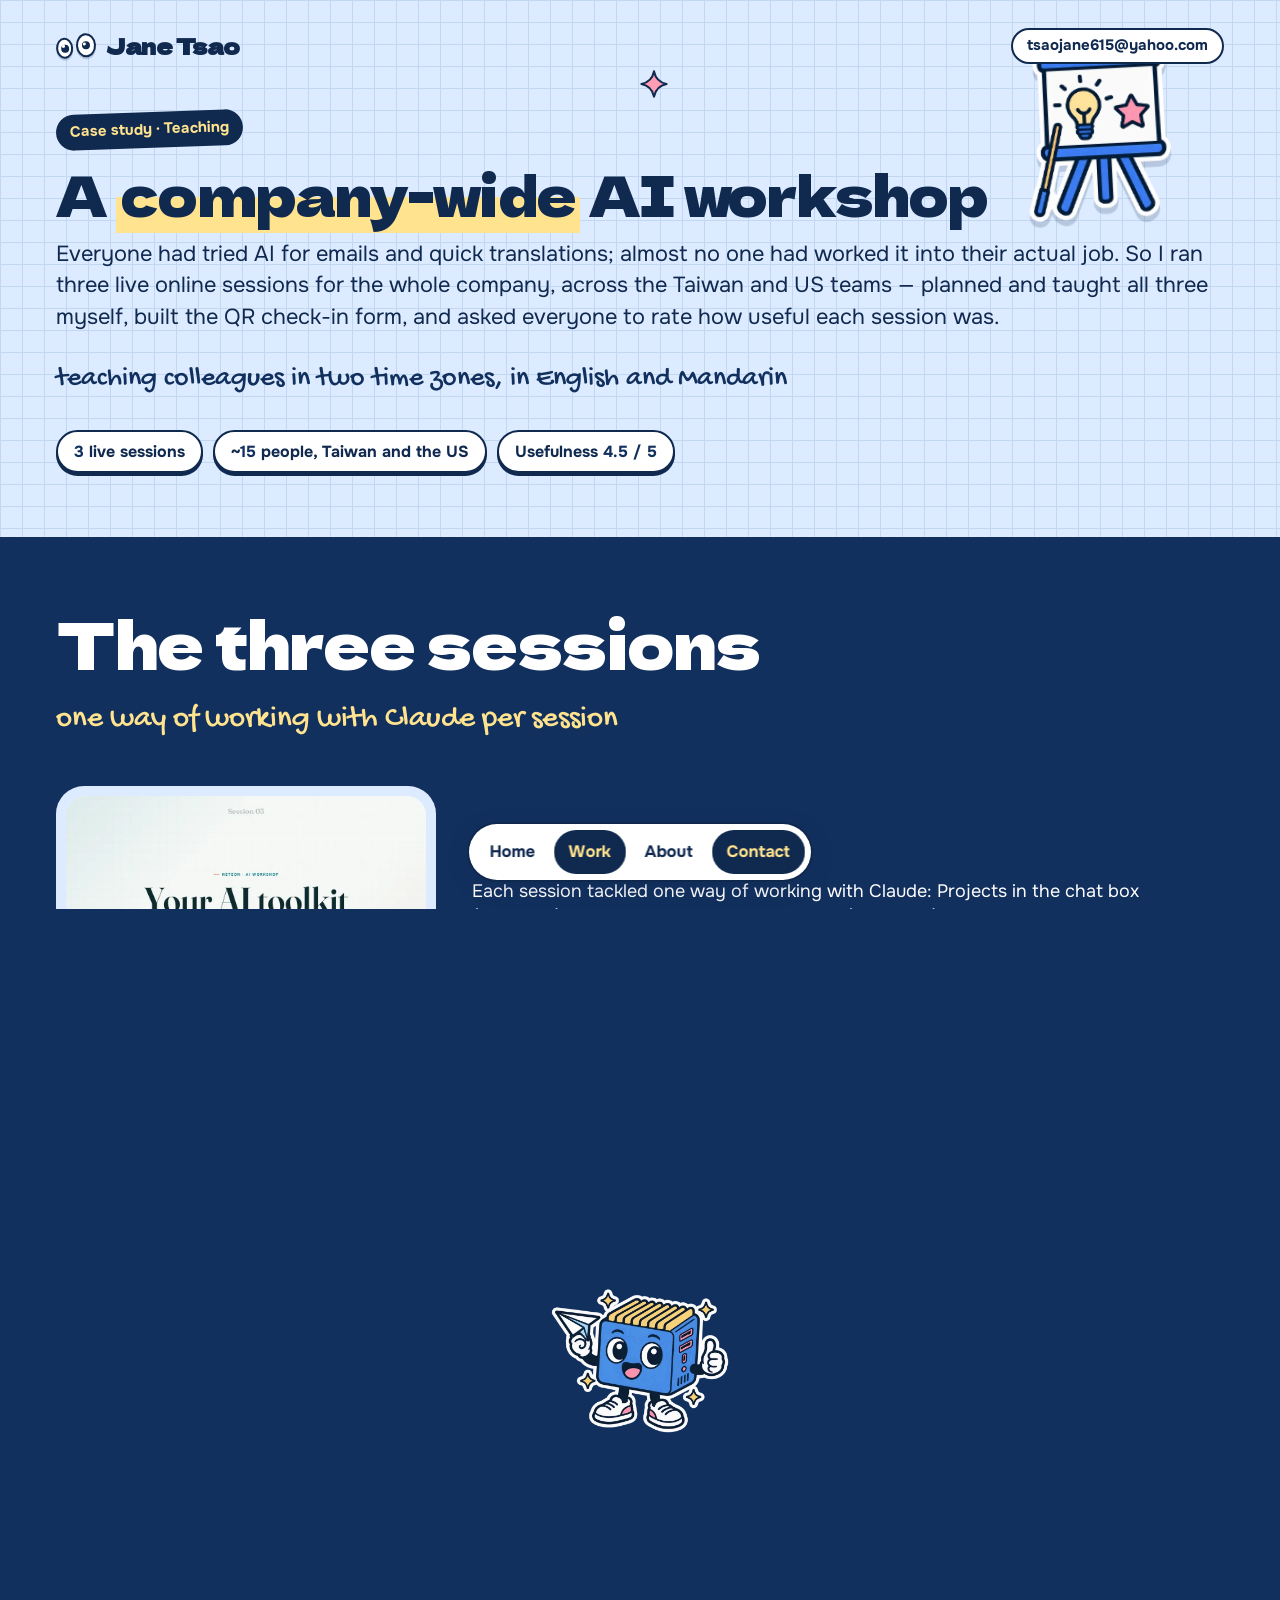
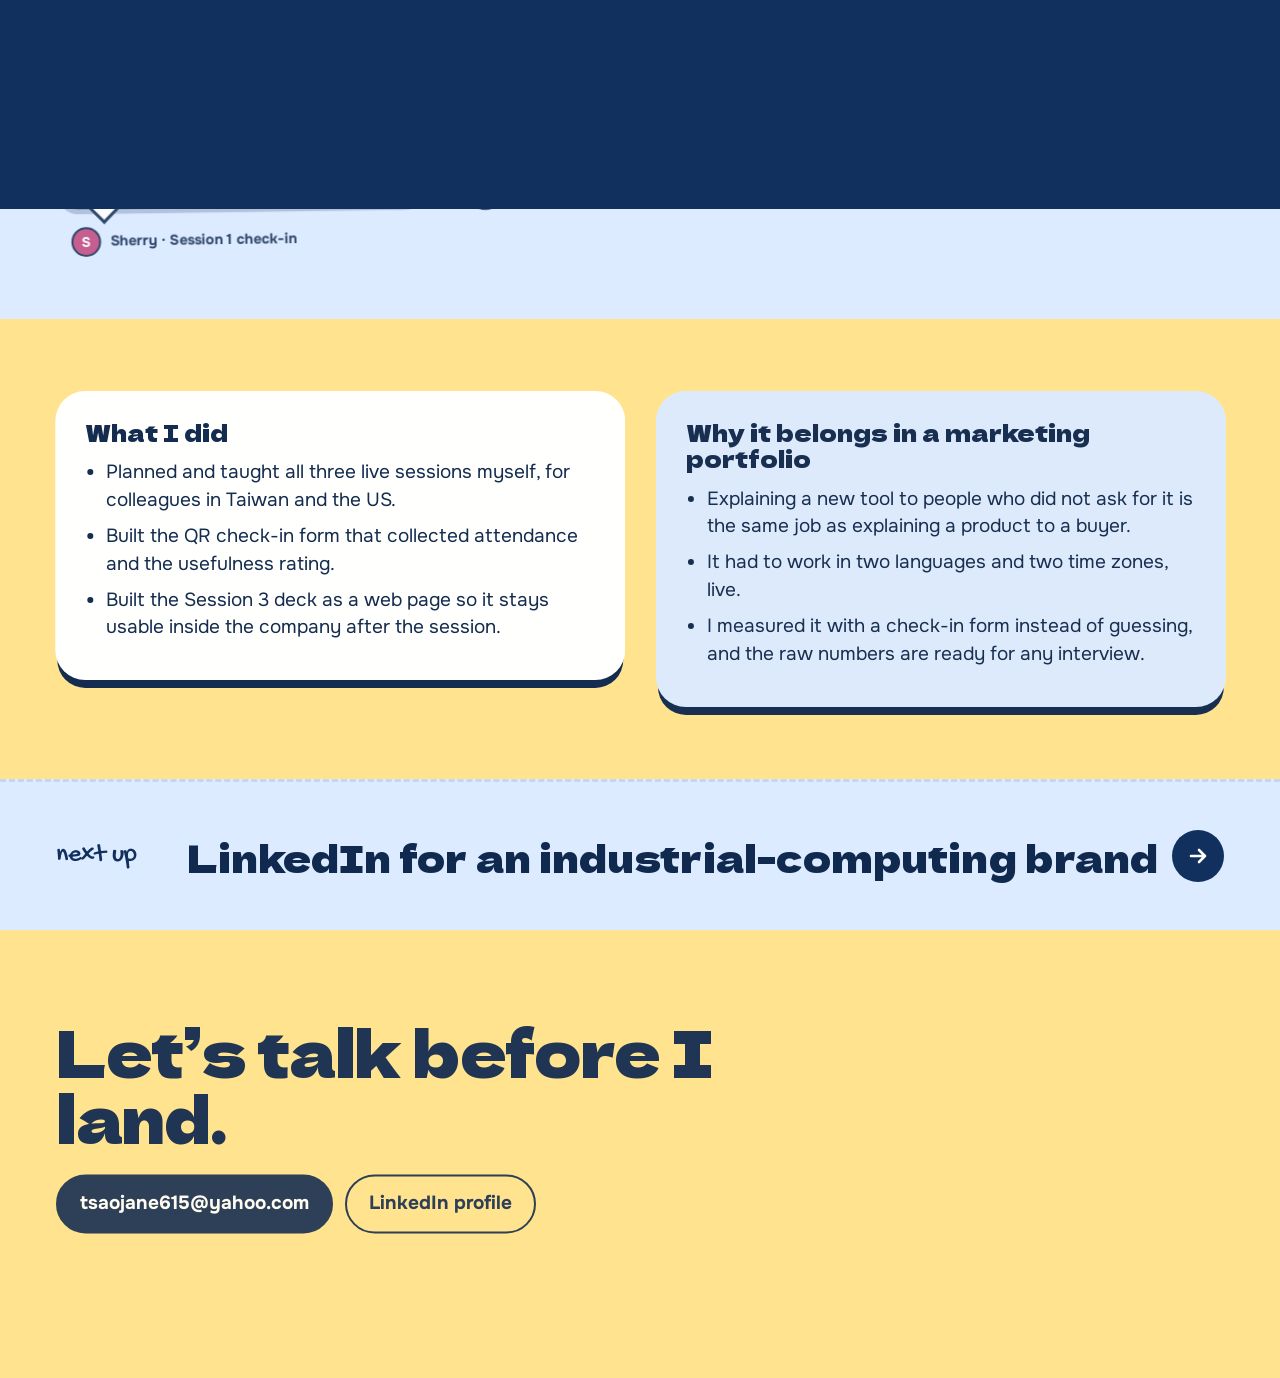
<file: work/ai-workshop.html>
<!doctype html>
<html lang="en" class="no-js">
<head>
<meta charset="utf-8">
<meta name="viewport" content="width=device-width, initial-scale=1">
<meta name="robots" content="noindex">
<title>A company-wide AI workshop — Jane Tsao</title>
<meta name="description" content="Three live AI workshop sessions Jane Tsao taught company-wide across Taiwan and the US, with the feedback numbers and a look at the Session 3 deck.">
<link rel="icon" href="../assets/stickers/mascot.webp" type="image/webp">
<link rel="stylesheet" href="../css/site.css">
<style>
.sub-hero .easel{right:calc(var(--gutter) + 20px);top:60px;width:clamp(120px,15vw,220px)}
.sub-hero .sp1{left:50%;top:70px;width:28px}
.deckcard{display:grid;grid-template-columns:minmax(0,380px) 1fr;gap:36px;align-items:center;margin-top:30px}
.deckcard .shotcard img{aspect-ratio:16/10}
@media (max-width:860px){.sub-hero .easel{position:relative;right:auto;top:auto;width:120px;margin:16px 0 0 auto}.deckcard{grid-template-columns:1fr}}
</style>
</head>
<body>
<a class="skip" href="#main">Skip to content</a>
<header class="sub-hero grid">
  <div class="bar">
    <a class="home" href="../index.html"><span class="logo-eyes" aria-hidden="true"><span class="eye"><span class="pupil"></span></span><span class="eye"><span class="pupil"></span></span></span>Jane Tsao</a>
    <a class="chip" href="mailto:tsaojane615@yahoo.com">tsaojane615@yahoo.com</a>
  </div>
  <div class="sticker easel hoverable float" data-parallax="0.15"><img src="../assets/stickers/easel.webp" alt="" width="597" height="640"></div>
  <div class="spark sp1 twinkle hide-sm" aria-hidden="true"><svg viewBox="0 0 40 40"><path d="M20 2c2 10 8 16 18 18-10 2-16 8-18 18-2-10-8-16-18-18 10-2 16-8 18-18z" fill="currentColor" stroke="#10294F" stroke-width="3" stroke-linejoin="round"/></svg></div>
  <span class="kicker">Case study · Teaching</span>
  <h1 style="max-width:none;font-size:clamp(36px,4.3vw,62px)">A <span class="hl" style="white-space:nowrap">company-wide</span> AI workshop</h1>
  <p class="lede">Everyone had tried AI for emails and quick translations; almost no one had worked it into their actual job. So I ran three live online sessions for the whole company, across the Taiwan and US teams — planned and taught all three myself, built the QR check-in form, and asked everyone to rate how useful each session was.</p>
  <p class="hand">teaching colleagues in two time zones, in English and Mandarin</p>
  <ul class="facts">
    <li><em>3</em> live sessions</li>
    <li>~<em>15</em> people, Taiwan and the US</li>
    <li>Usefulness <em>4.5 / 5</em></li>
  </ul>
</header>

<main id="main">
<section class="band violet">
  <h2 class="h2" data-reveal="up">The three sessions</h2>
  <p class="hand sub" data-reveal="up">one way of working with Claude per session</p>
  <div class="deckcard">
    <figure class="shotcard" style="margin:0;cursor:default" data-reveal="tilt">
      <img src="../assets/lp/deck3.webp" alt="Opening slide of the Session 3 deck: Your AI toolkit. Cowork, Skills, and Connectors, and where to actually start on Monday" width="1000" height="625">
      <figcaption class="cap"><span>The deck<small>Built as a web page, 21 slides</small></span></figcaption>
    </figure>
    <div class="prose" data-reveal="right">
      <p>Each session tackled one way of working with Claude: Projects in the chat box (Session 1), Claude working in your browser (Session 2), and Cowork running on your computer (Session 3). I built the decks as web pages so colleagues could open them in the browser, no login or software needed.</p>
    </div>
  </div>
</section>

<section class="band">
  <h2 class="h2" data-reveal="up">What people said</h2>
  <div class="stats" style="grid-template-columns:1fr 1fr">
    <div class="stat lime" data-reveal="tilt"><b><span data-count="4.5" data-decimals="1" data-suffix="/5">4.5/5</span></b><p>average usefulness rating in the check-in form, across the three sessions.</p></div>
    <div class="stat coral" data-reveal="tilt"><b><span data-count="3">3</span></b><p>live sessions, each with its own hands-on exercise and QR check-in.</p></div>
  </div>
  <p class="hand" style="font-size:25px;color:var(--violet);margin:40px 0 0" data-reveal="up">and in their own words, verbatim from the check-in form</p>
  <div class="quotes">
    <blockquote class="qnote" data-reveal="tilt"><div class="bub"><p>“I used AI to polish the daily outgoing emails, modifying the writing style to be more polite and formalized when following up with accounts that have delayed payments.”</p></div><span class="by"><i style="background:#C2457A">S</i>Sherry · Session 1 check-in</span></blockquote>
    <blockquote class="qnote q2" data-reveal="tilt"><div class="bub"><p>“I used a Project to read multiple datasheet and output filters file to import”</p></div><span class="by"><i style="background:var(--violet)">H</i>Hans · Session 2 check-in</span></blockquote>
    <blockquote class="qnote q3" data-reveal="tilt"><div class="bub"><p>“I used cowork for item price check and availability for the customer BOM”</p></div><span class="by"><i style="background:#2E7D5B">G</i>Geoffrey · Session 3 check-in</span></blockquote>
  </div>
</section>

<section class="band lime">
  <div class="two">
    <div class="panel" data-reveal="left">
      <h3>What I did</h3>
      <ul>
        <li>Planned and taught all three live sessions myself, for colleagues in Taiwan and the US.</li>
        <li>Built the QR check-in form that collected attendance and the usefulness rating.</li>
        <li>Built the Session 3 deck as a web page so it stays usable inside the company after the session.</li>
      </ul>
    </div>
    <div class="panel paper" data-reveal="right">
      <h3>Why it belongs in a marketing portfolio</h3>
      <ul>
        <li>Explaining a new tool to people who did not ask for it is the same job as explaining a product to a buyer.</li>
        <li>It had to work in two languages and two time zones, live.</li>
        <li>I measured it with a check-in form instead of guessing, and the raw numbers are ready for any interview.</li>
      </ul>
    </div>
  </div>
</section>
</main>

<nav class="next" aria-label="Next case">
  <span class="hand" style="font-size:26px;color:var(--violet)">next up</span>
  <a class="big" href="linkedin.html">LinkedIn for an industrial-computing brand <span class="go"><svg viewBox="0 0 24 24" aria-hidden="true"><path d="M5 12h14M13 6l6 6-6 6"/></svg></span></a>
</nav>

<footer id="contact">
  <h2 class="h2" data-reveal="up">Let’s talk before I land.</h2>
  <div class="links" data-reveal="up">
    <a class="btn" href="mailto:tsaojane615@yahoo.com">tsaojane615@yahoo.com</a>
    <a class="btn ghost" href="https://www.linkedin.com/in/jane-t-042913220" rel="noopener">LinkedIn profile</a>
  </div>
</footer>

<nav class="pill" aria-label="Site"><a href="../index.html">Home</a><a href="../index.html#work" aria-current="page">Work</a><a href="../about.html">About</a><a href="#contact">Contact</a></nav>

<script src="../vendor/gsap.min.js"></script>
<script src="../vendor/ScrollTrigger.min.js"></script>
<script src="../js/site.js"></script>
</body>
</html>
</file>
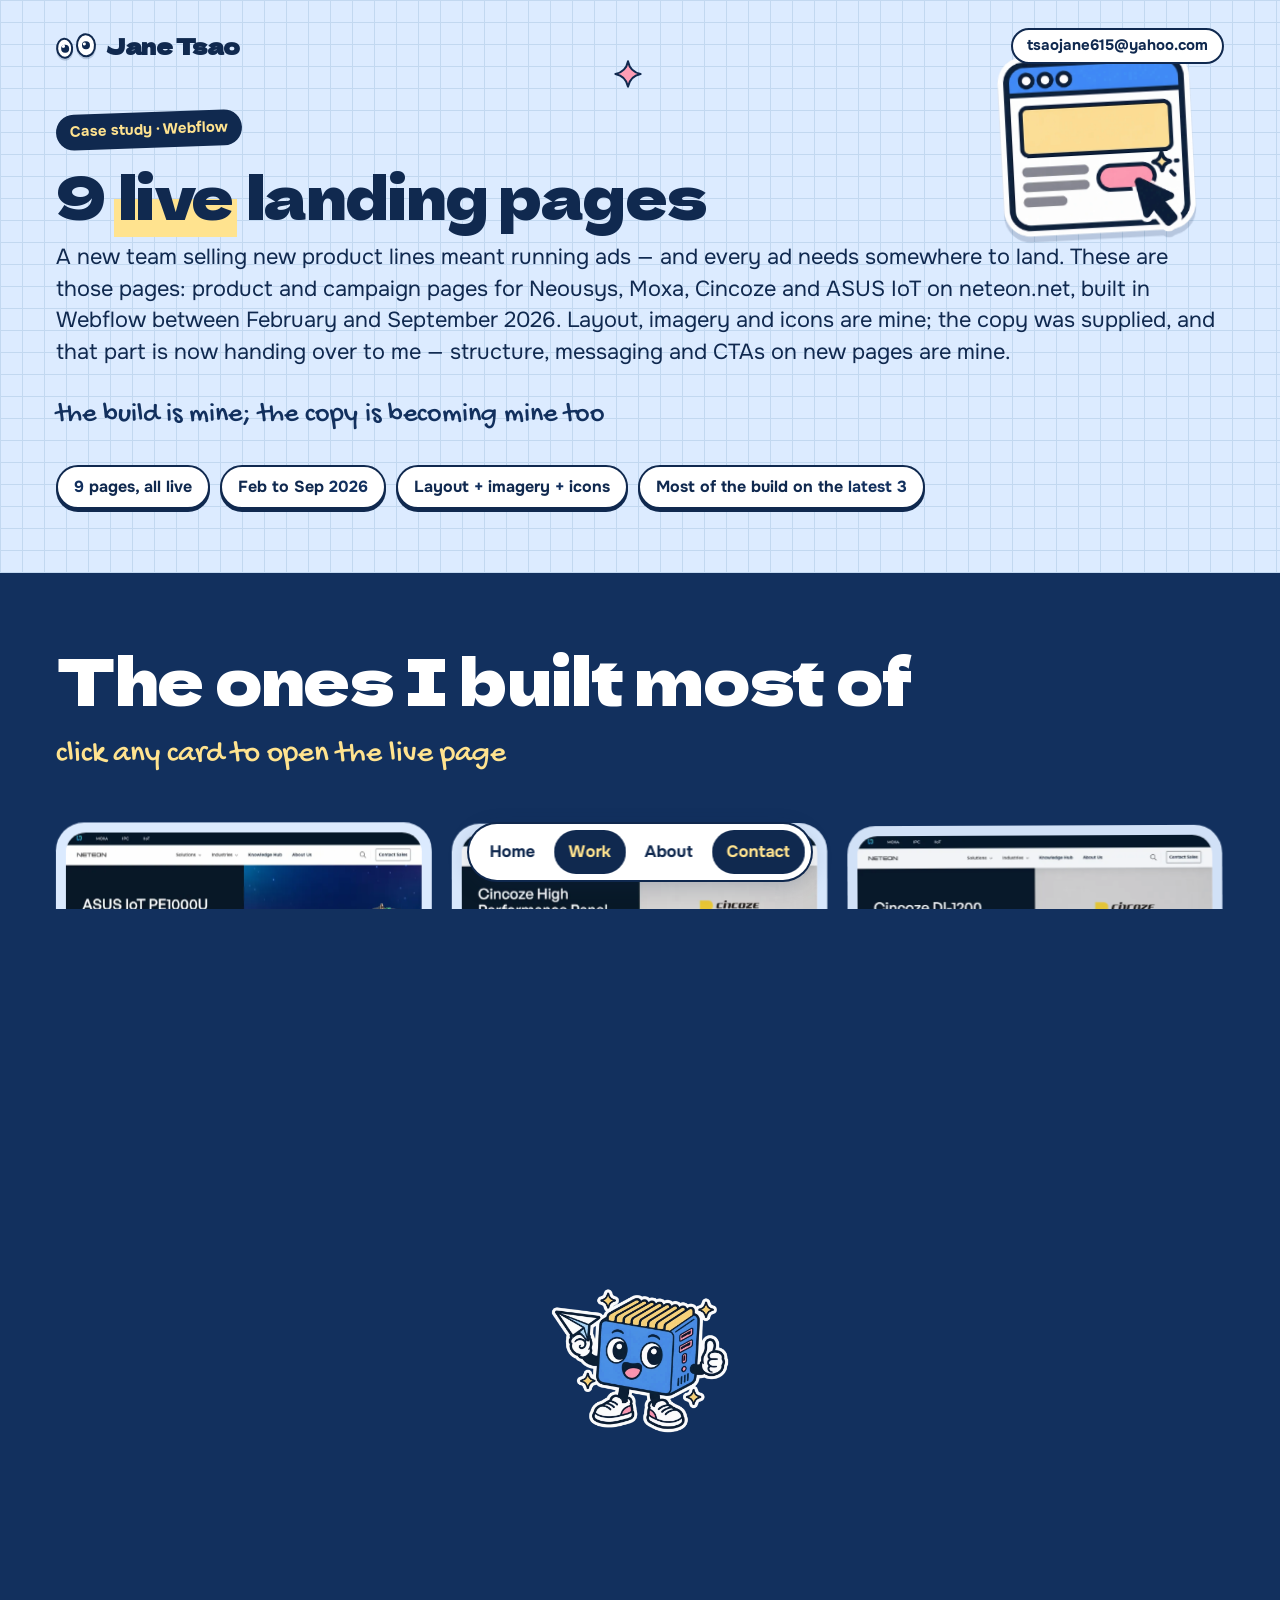
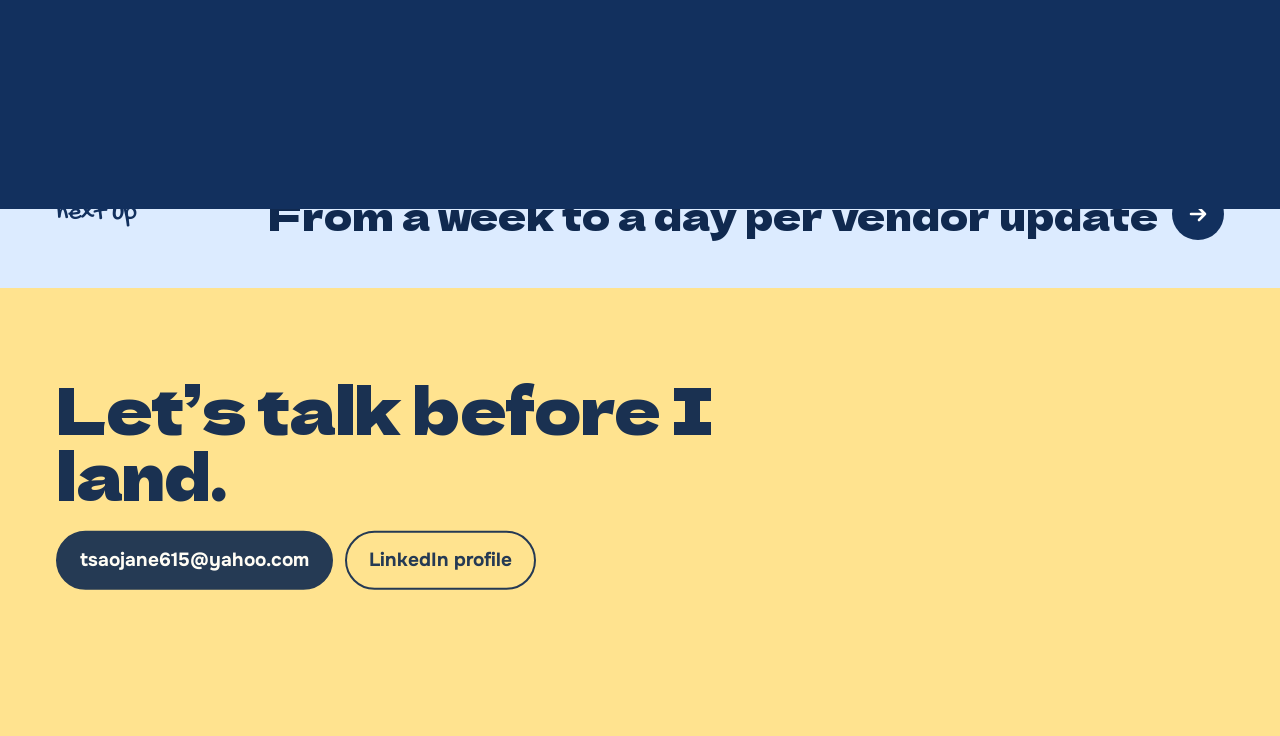
<file: work/landing-pages.html>
<!doctype html>
<html lang="en" class="no-js">
<head>
<meta charset="utf-8">
<meta name="viewport" content="width=device-width, initial-scale=1">
<meta name="robots" content="noindex">
<title>9 live landing pages — Jane Tsao</title>
<meta name="description" content="9 Webflow product and campaign landing pages Jane Tsao built on neteon.net: layout, imagery and icons from supplied copy.">
<link rel="icon" href="../assets/stickers/mascot.webp" type="image/webp">
<link rel="stylesheet" href="../css/site.css">
<style>
.sub-hero .brow{right:calc(var(--gutter) + 20px);top:70px;width:clamp(130px,16vw,230px)}
.sub-hero .sp1{left:48%;top:60px;width:28px}
.lp .shotcard .cap small{white-space:nowrap;overflow:hidden;text-overflow:ellipsis}
.role-tag{display:inline-block;background:var(--lime);font-size:12px;padding:3px 8px;border-radius:999px;margin-left:6px;vertical-align:middle}
@media (max-width:860px){.sub-hero .brow{position:relative;right:auto;top:auto;width:130px;margin:16px 0 0 auto}}
</style>
</head>
<body>
<a class="skip" href="#main">Skip to content</a>
<header class="sub-hero grid">
  <div class="bar">
    <a class="home" href="../index.html"><span class="logo-eyes" aria-hidden="true"><span class="eye"><span class="pupil"></span></span><span class="eye"><span class="pupil"></span></span></span>Jane Tsao</a>
    <a class="chip" href="mailto:tsaojane615@yahoo.com">tsaojane615@yahoo.com</a>
  </div>
  <div class="sticker brow hoverable float" data-parallax="0.15"><img src="../assets/stickers/browser.webp" alt="" width="640" height="609"></div>
  <div class="spark sp1 twinkle hide-sm" aria-hidden="true"><svg viewBox="0 0 40 40"><path d="M20 2c2 10 8 16 18 18-10 2-16 8-18 18-2-10-8-16-18-18 10-2 16-8 18-18z" fill="currentColor" stroke="#10294F" stroke-width="3" stroke-linejoin="round"/></svg></div>
  <span class="kicker">Case study · Webflow</span>
  <h1 style="max-width:none;font-size:clamp(36px,4.6vw,66px)">9 <span class="hl">live</span> landing pages</h1>
  <p class="lede">A new team selling new product lines meant running ads — and every ad needs somewhere to land. These are those pages: product and campaign pages for Neousys, Moxa, Cincoze and ASUS IoT on neteon.net, built in Webflow between February and September 2026. Layout, imagery and icons are mine; the copy was supplied, and that part is now handing over to me — structure, messaging and CTAs on new pages are mine.</p>
  <p class="hand">the build is mine; the copy is becoming mine too</p>
  <ul class="facts">
    <li><em>9</em> pages, all live</li>
    <li>Feb to Sep <em>2026</em></li>
    <li>Layout <em>+</em> imagery <em>+</em> icons</li>
    <li>Most of the build on the <em>latest 3</em></li>
  </ul>
</header>

<main id="main">
<section class="band violet lp">
  <h2 class="h2" data-reveal="up">The ones I built most of</h2>
  <p class="hand sub" data-reveal="up">click any card to open the live page</p>
  <div class="gallery">
    <a class="shotcard" href="https://www.neteon.net/landing/asus-iot-pe1000u-fanless-din-rail-edge-ai-pc-neteon" rel="noopener" data-reveal="tilt">
      <img src="../assets/lp/lp-pe1000u.webp" alt="ASUS IoT PE1000U Series landing page on neteon.net" width="1000" height="625">
      <span class="cap"><span>ASUS IoT PE1000U<span class="role-tag">most of the build</span><small>Sep 7, 2026</small></span><span class="go"><svg viewBox="0 0 24 24" aria-hidden="true"><path d="M7 17 17 7M8 7h9v9"/></svg></span></span>
    </a>
    <a class="shotcard" href="https://www.neteon.net/landing/cincoze-panel-pc" rel="noopener" data-reveal="tilt">
      <img src="../assets/lp/lp-panel.webp" alt="Cincoze High Performance Panel PC landing page on neteon.net" width="1000" height="625">
      <span class="cap"><span>Cincoze Panel PC<span class="role-tag">most of the build</span><small>Aug 31, 2026</small></span><span class="go"><svg viewBox="0 0 24 24" aria-hidden="true"><path d="M7 17 17 7M8 7h9v9"/></svg></span></span>
    </a>
    <a class="shotcard" href="https://www.neteon.net/landing/cincoze-di-1200-series" rel="noopener" data-reveal="tilt">
      <img src="../assets/lp/lp-di1200.webp" alt="Cincoze DI-1200 Series landing page on neteon.net" width="1000" height="625">
      <span class="cap"><span>Cincoze DI-1200<span class="role-tag">most of the build</span><small>Aug 6, 2026</small></span><span class="go"><svg viewBox="0 0 24 24" aria-hidden="true"><path d="M7 17 17 7M8 7h9v9"/></svg></span></span>
    </a>
  </div>
  <p class="fine" style="margin-top:22px;color:#fff">9 pages are live in total; these are the three I did most of the build on. Dates are the page creation dates from Webflow. All nine returned a live page when checked on November 2, 2026.</p>
</section>

<section class="band">
  <div class="two">
    <div class="panel lime" data-reveal="left">
      <h3>My part</h3>
      <ul>
        <li>Prepared the product and scene imagery for each page.</li>
        <li>Sourced and placed the icons.</li>
        <li>Built and edited the pages in Webflow: sections, grids, spacing, mobile layout.</li>
        <li>On the latest three (DI-1200, Panel PC, PE1000U) I did most of the build.</li>
      </ul>
    </div>
    <div class="panel" data-reveal="right">
      <h3>The copy, then and now</h3>
      <ul>
        <li>The copy on these nine pages was supplied by someone else.</li>
        <li>That part of the work is now handing over to me: I draft new page copy with AI assistance and decide the section structure, messaging, and CTAs myself.</li>
      </ul>
    </div>
  </div>
</section>
</main>

<nav class="next" aria-label="Next case">
  <span class="hand" style="font-size:26px;color:var(--violet)">next up</span>
  <a class="big" href="product-data.html">From a week to a day per vendor update <span class="go"><svg viewBox="0 0 24 24" aria-hidden="true"><path d="M5 12h14M13 6l6 6-6 6"/></svg></span></a>
</nav>

<footer id="contact">
  <h2 class="h2" data-reveal="up">Let’s talk before I land.</h2>
  <div class="links" data-reveal="up">
    <a class="btn" href="mailto:tsaojane615@yahoo.com">tsaojane615@yahoo.com</a>
    <a class="btn ghost" href="https://www.linkedin.com/in/jane-t-042913220" rel="noopener">LinkedIn profile</a>
  </div>
</footer>

<nav class="pill" aria-label="Site"><a href="../index.html">Home</a><a href="../index.html#work" aria-current="page">Work</a><a href="../about.html">About</a><a href="#contact">Contact</a></nav>

<script src="../vendor/gsap.min.js"></script>
<script src="../vendor/ScrollTrigger.min.js"></script>
<script src="../js/site.js"></script>
</body>
</html>
</file>
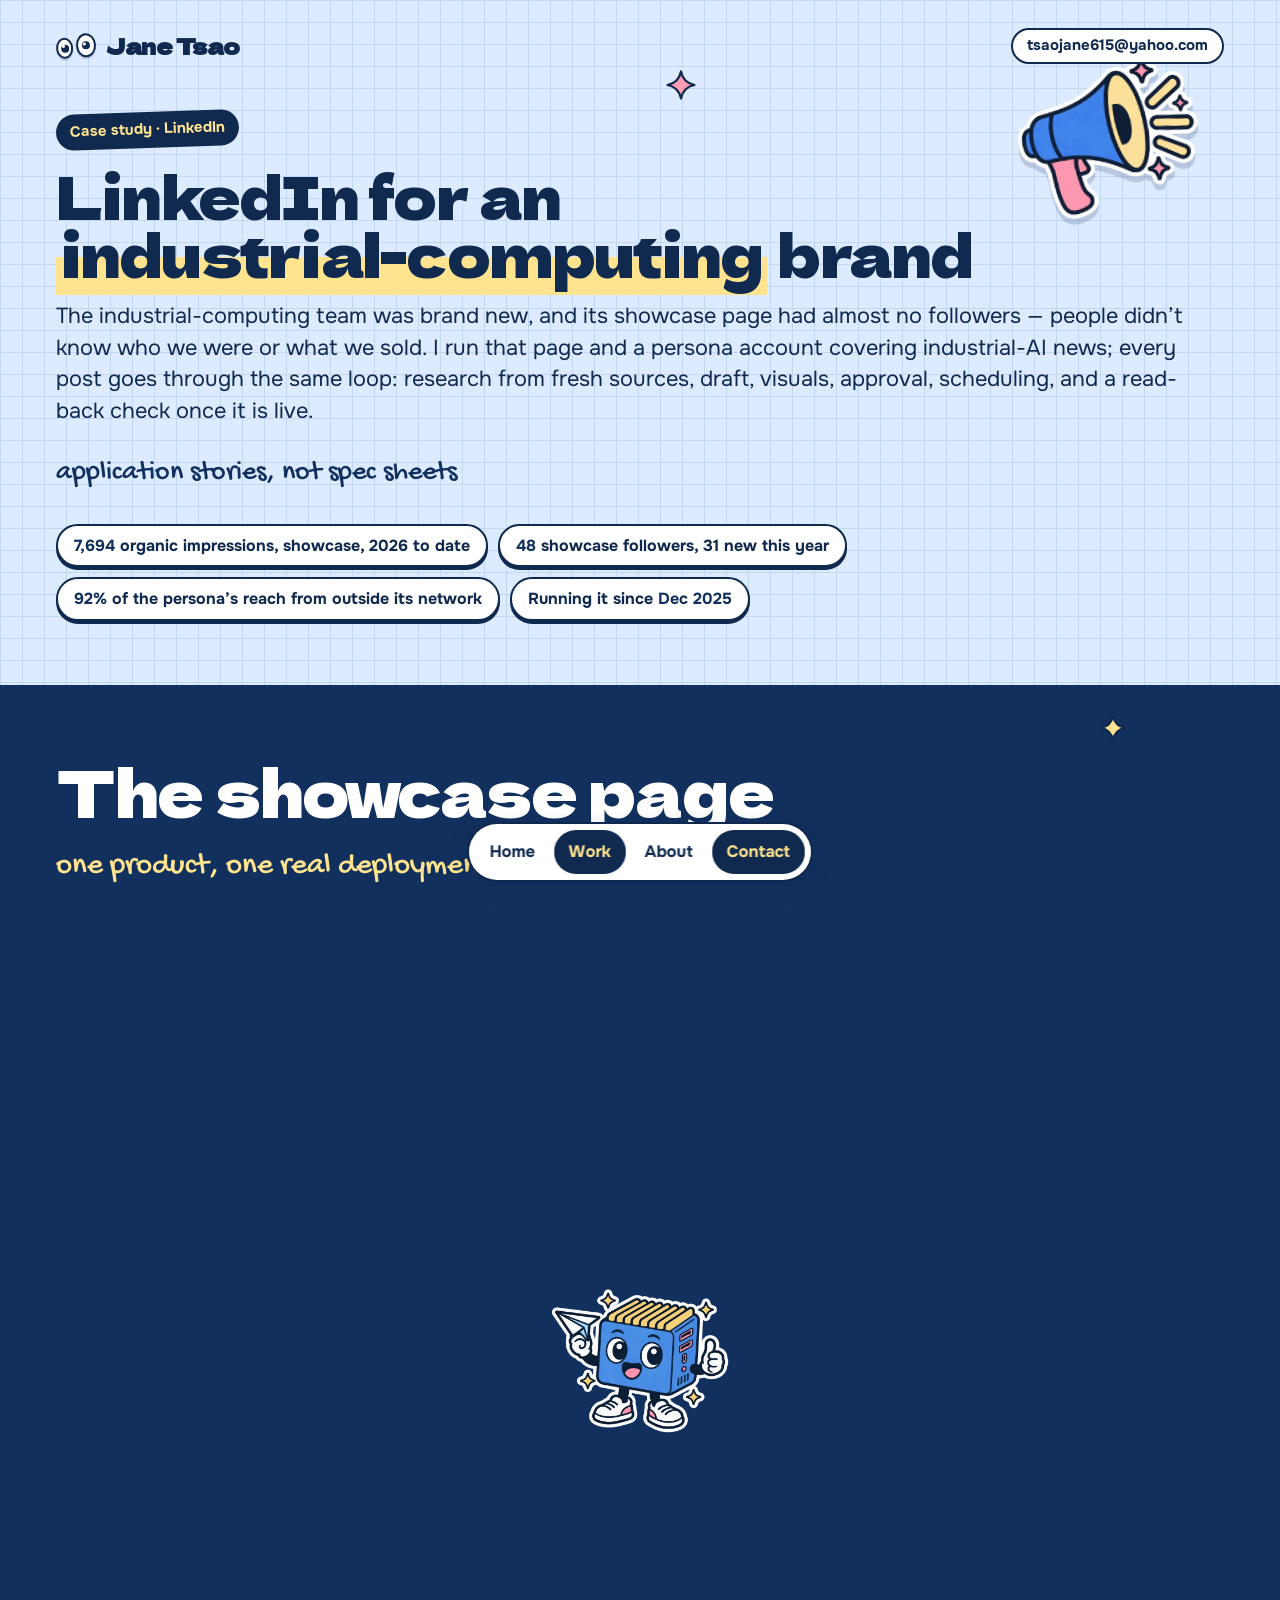
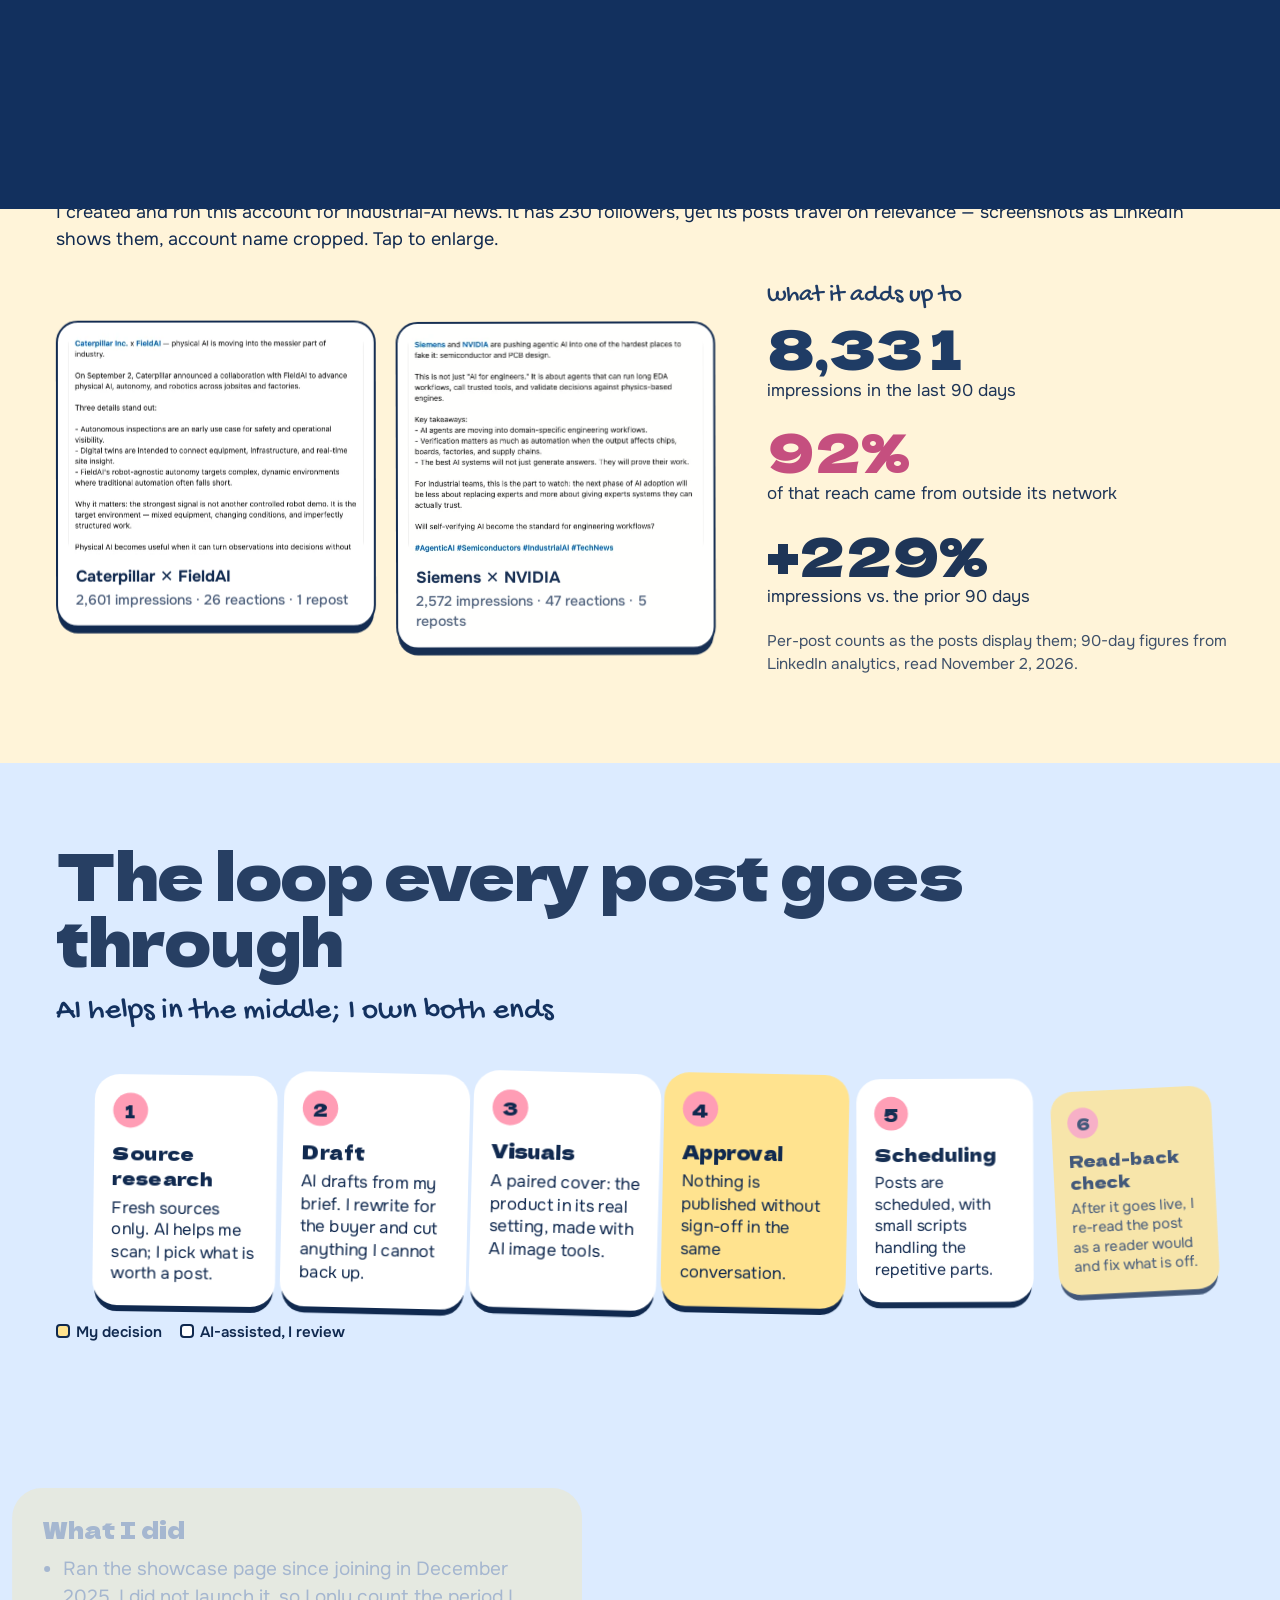
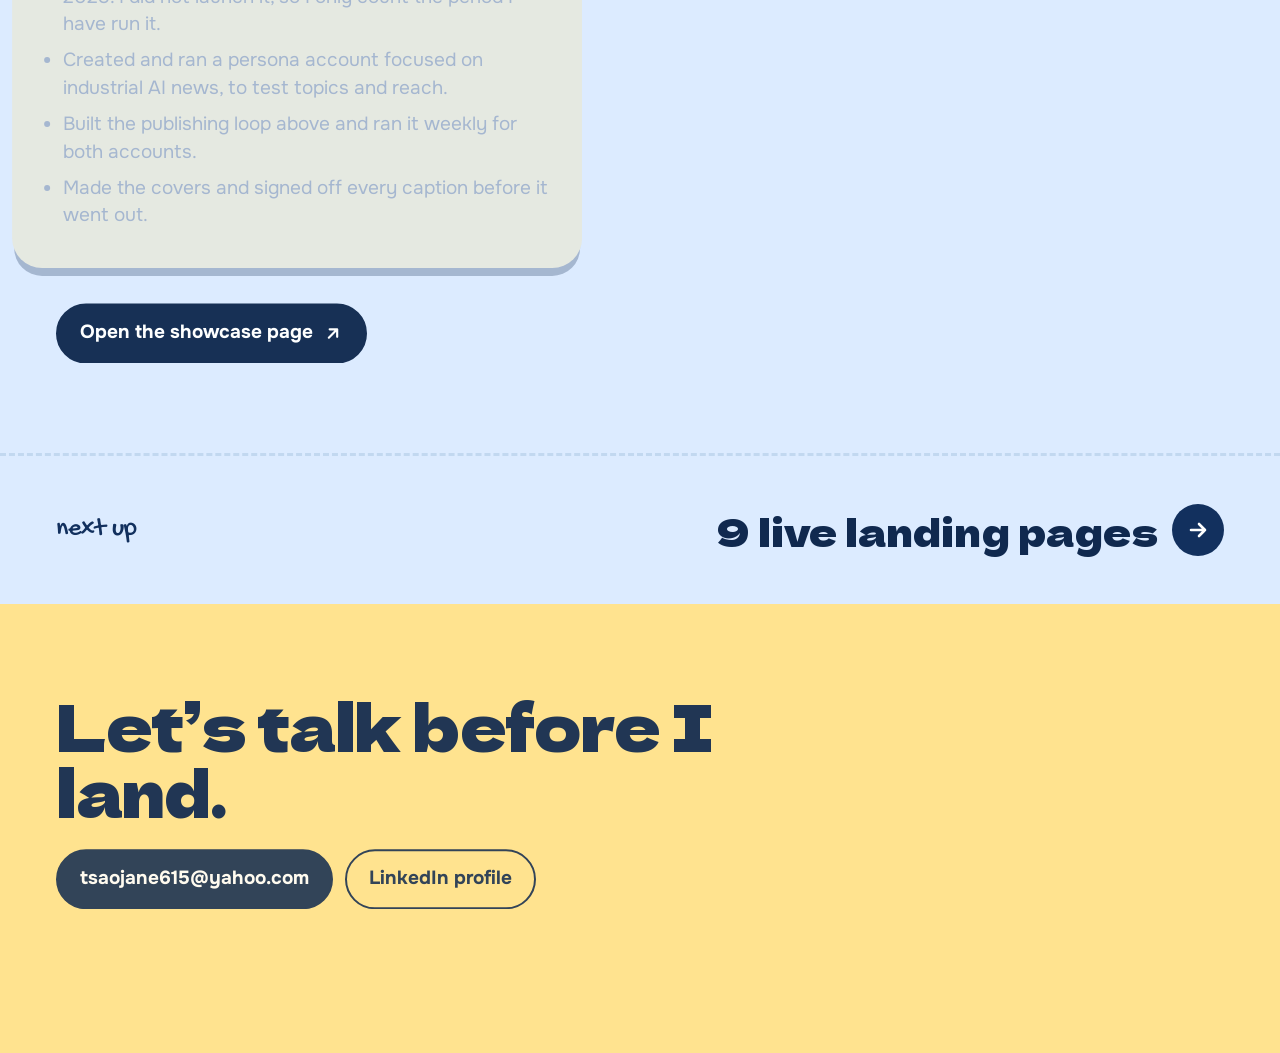
<file: work/linkedin.html>
<!doctype html>
<html lang="en" class="no-js">
<head>
<meta charset="utf-8">
<meta name="viewport" content="width=device-width, initial-scale=1">
<meta name="robots" content="noindex">
<title>LinkedIn for an industrial-computing brand — Jane Tsao</title>
<meta name="description" content="How Jane Tsao runs LinkedIn for an industrial-computing showcase page and a persona account: a human-in-the-loop workflow with sourced numbers.">
<link rel="icon" href="../assets/stickers/mascot.webp" type="image/webp">
<link rel="stylesheet" href="../css/site.css">
<style>
.sub-hero .mega{right:calc(var(--gutter) + 20px);top:70px;width:clamp(120px,15vw,220px)}
.sub-hero .sp1{left:52%;top:70px;width:30px}
.covers .sp2{right:12%;top:30px;width:26px}
.receipts .gallery{align-items:start}
@media (max-width:860px){.sub-hero .mega{position:relative;right:auto;top:auto;width:120px;margin:16px 0 0 auto}.sub-hero h1 br{display:none}}
</style>
</head>
<body>
<a class="skip" href="#main">Skip to content</a>
<header class="sub-hero grid">
  <div class="bar">
    <a class="home" href="../index.html"><span class="logo-eyes" aria-hidden="true"><span class="eye"><span class="pupil"></span></span><span class="eye"><span class="pupil"></span></span></span>Jane Tsao</a>
    <a class="chip" href="mailto:tsaojane615@yahoo.com">tsaojane615@yahoo.com</a>
  </div>
  <div class="sticker mega hoverable float" data-parallax="0.15"><img src="../assets/stickers/megaphone.webp" alt="" width="640" height="619"></div>
  <div class="spark sp1 twinkle hide-sm" aria-hidden="true"><svg viewBox="0 0 40 40"><path d="M20 2c2 10 8 16 18 18-10 2-16 8-18 18-2-10-8-16-18-18 10-2 16-8 18-18z" fill="currentColor" stroke="#10294F" stroke-width="3" stroke-linejoin="round"/></svg></div>
  <span class="kicker">Case study · LinkedIn</span>
  <h1 style="max-width:none;font-size:clamp(36px,4.6vw,66px)">LinkedIn for an<br><span class="hl" style="white-space:nowrap">industrial-computing</span> brand</h1>
  <p class="lede">The industrial-computing team was brand new, and its showcase page had almost no followers — people didn’t know who we were or what we sold. I run that page and a persona account covering industrial-AI news; every post goes through the same loop: research from fresh sources, draft, visuals, approval, scheduling, and a read-back check once it is live.</p>
  <p class="hand">application stories, not spec sheets</p>
  <ul class="facts">
    <li><em>7,694</em> organic impressions, showcase, 2026 to date</li>
    <li><em>48</em> showcase followers, 31 new this year</li>
    <li><em>92%</em> of the persona’s reach from outside its network</li>
    <li>Running it since <em>Dec 2025</em></li>
  </ul>
</header>

<main id="main">
<section class="band violet covers">
  <div class="spark sp2 lime twinkle hide-sm" aria-hidden="true"><svg viewBox="0 0 40 40"><path d="M20 2c2 10 8 16 18 18-10 2-16 8-18 18-2-10-8-16-18-18 10-2 16-8 18-18z" fill="currentColor" stroke="#10294F" stroke-width="3" stroke-linejoin="round"/></svg></div>
  <h2 class="h2" data-reveal="up">The showcase page</h2>
  <p class="hand sub" data-reveal="up">one product, one real deployment scene</p>
  <p class="prose" style="max-width:none" data-reveal="up">Showcase posts put the featured hardware inside the place it would actually work: a battery cabinet, a refinery, an airport e-gate. The cover carries the scene; the caption explains the job the computer does there. These three covers are mine.</p>
  <div class="gallery">
    <a class="shotcard" href="https://www.linkedin.com/showcase/neteon-ipc" rel="noopener" data-reveal="tilt">
      <img src="../assets/cover-moxa.webp" alt="Post cover: Local Energy Management for Cabinet BESS. A Moxa BXP-A101 edge computer in front of battery storage cabinets at sunset" width="1200" height="675">
      <span class="cap"><span>Energy storage<small>Cabinet BESS, Moxa BXP-A101</small></span><span class="go"><svg viewBox="0 0 24 24" aria-hidden="true"><path d="M7 17 17 7M8 7h9v9"/></svg></span></span>
    </a>
    <a class="shotcard" href="https://www.linkedin.com/showcase/neteon-ipc" rel="noopener" data-reveal="tilt">
      <img src="../assets/cover-asus.webp" alt="Post cover: From Camera Feeds to Plant Alerts. An ASUS IoT PE1100N edge AI computer in front of refinery pipes with a security camera" width="1200" height="675">
      <span class="cap"><span>Edge AI<small>Plant monitoring, ASUS IoT PE1100N</small></span><span class="go"><svg viewBox="0 0 24 24" aria-hidden="true"><path d="M7 17 17 7M8 7h9v9"/></svg></span></span>
    </a>
    <a class="shotcard" href="https://www.linkedin.com/showcase/neteon-ipc" rel="noopener" data-reveal="tilt">
      <img src="../assets/cover-mic.webp" alt="Post cover: Inside an Airport E-Gate. An Advantech MIC-770 V3 computer beside a row of airport border-control gates" width="1200" height="675">
      <span class="cap"><span>Border control<small>Airport e-gates, Advantech MIC-770 V3</small></span><span class="go"><svg viewBox="0 0 24 24" aria-hidden="true"><path d="M7 17 17 7M8 7h9v9"/></svg></span></span>
    </a>
  </div>
  <div style="display:flex;gap:140px;flex-wrap:wrap;margin-top:36px" data-reveal="up">
    <div class="achnum" style="margin:0"><b style="color:var(--lime)">7,694</b><p>organic impressions in 2026 so far</p></div>
    <div class="achnum" style="margin:0"><b style="color:var(--coral)">48</b><p>followers — 31 of them gained this year</p></div>
  </div>
  <p class="fine" style="opacity:.38;font-size:13.5px" data-reveal="up">Showcase analytics export, 2026 year to date.</p>
</section>

<section class="band receipts" style="background:#FFF4D9">
  <h2 class="h2" data-reveal="up">The persona account</h2>
  <p class="hand sub" style="color:var(--violet)" data-reveal="up">reach from relevance, not follower count</p>
  <p class="prose" style="max-width:none" data-reveal="up">I created and run this account for industrial-AI news. It has 230 followers, yet its posts travel on relevance — screenshots as LinkedIn shows them, account name cropped. Tap to enlarge.</p>
  <div class="receipt-row">
    <div class="receipts-mini">
      <a href="../assets/post-caterpillar.webp" target="_blank" rel="noopener" data-reveal="tilt">
        <img src="../assets/post-caterpillar.webp" alt="Screenshot of the Caterpillar × FieldAI post with 2,601 impressions and 26 reactions" width="552" height="1360">
        <span class="cap">Caterpillar ✕ FieldAI<small>2,601 impressions · 26 reactions · 1 repost</small></span>
      </a>
      <a href="../assets/post-siemens.webp" target="_blank" rel="noopener" data-reveal="tilt">
        <img src="../assets/post-siemens.webp" alt="Screenshot of the Siemens × NVIDIA post with 2,572 impressions and 47 reactions" width="552" height="1062">
        <span class="cap">Siemens ✕ NVIDIA<small>2,572 impressions · 47 reactions · 5 reposts</small></span>
      </a>
    </div>
    <div class="ach" data-reveal="right">
      <p class="hand" style="font-size:25px;color:var(--violet);margin:0 0 6px">what it adds up to</p>
      <div class="achnum"><b style="color:var(--violet)">8,331</b><p>impressions in the last 90 days</p></div>
      <div class="achnum"><b style="color:#C2457A">92%</b><p>of that reach came from outside its network</p></div>
      <div class="achnum"><b>+229%</b><p>impressions vs. the prior 90 days</p></div>
      <p class="fine" style="margin-top:16px">Per-post counts as the posts display them; 90-day figures from LinkedIn analytics, read November 2, 2026.</p>
    </div>
  </div>
</section>

<section class="band">
  <h2 class="h2" data-reveal="up">The loop every post goes through</h2>
  <p class="hand sub" style="color:var(--violet)" data-reveal="up">AI helps in the middle; I own both ends</p>
  <ol class="flow">
    <li class="ai" data-reveal="pop"><b>Source research</b>Fresh sources only. AI helps me scan; I pick what is worth a post.</li>
    <li class="ai" data-reveal="pop"><b>Draft</b>AI drafts from my brief. I rewrite for the buyer and cut anything I cannot back up.</li>
    <li class="ai" data-reveal="pop"><b>Visuals</b>A paired cover: the product in its real setting, made with AI image tools.</li>
    <li class="me" data-reveal="pop"><b>Approval</b>Nothing is published without sign-off in the same conversation.</li>
    <li class="ai" data-reveal="pop"><b>Scheduling</b>Posts are scheduled, with small scripts handling the repetitive parts.</li>
    <li class="me" data-reveal="pop"><b>Read-back check</b>After it goes live, I re-read the post as a reader would and fix what is off.</li>
  </ol>
  <div class="legend" aria-hidden="true"><span><i style="background:var(--lime)"></i>My decision</span><span><i style="background:#fff"></i>AI-assisted, I review</span></div>
</section>

<section class="band">
  <div class="two">
    <div class="panel lime" data-reveal="left">
      <h3>What I did</h3>
      <ul>
        <li>Ran the showcase page since joining in December 2025. I did not launch it, so I only count the period I have run it.</li>
        <li>Created and ran a persona account focused on industrial AI news, to test topics and reach.</li>
        <li>Built the publishing loop above and ran it weekly for both accounts.</li>
        <li>Made the covers and signed off every caption before it went out.</li>
      </ul>
    </div>
    <div class="panel" data-reveal="right">
      <h3>What I’m careful to say</h3>
      <ul>
        <li>The persona account is a brand persona I created and operate. I don’t name it here; its two best posts are shown above with the account name and avatar cropped.</li>
        <li>All figures are organic. The showcase window is January 1 to October 28, 2026; the persona window is the 90 days before November 2, 2026.</li>
        <li>I don’t claim ad results or paid reach: there were none in this work.</li>
      </ul>
    </div>
  </div>
  <p style="margin-top:34px" data-reveal="up"><a class="btn" href="https://www.linkedin.com/showcase/neteon-ipc" rel="noopener">Open the showcase page <svg viewBox="0 0 24 24" aria-hidden="true"><path d="M7 17 17 7M8 7h9v9"/></svg></a></p>
</section>
</main>

<nav class="next" aria-label="Next case">
  <span class="hand" style="font-size:26px;color:var(--violet)">next up</span>
  <a class="big" href="landing-pages.html">9 live landing pages <span class="go"><svg viewBox="0 0 24 24" aria-hidden="true"><path d="M5 12h14M13 6l6 6-6 6"/></svg></span></a>
</nav>

<footer id="contact">
  <h2 class="h2" data-reveal="up">Let’s talk before I land.</h2>
  <div class="links" data-reveal="up">
    <a class="btn" href="mailto:tsaojane615@yahoo.com">tsaojane615@yahoo.com</a>
    <a class="btn ghost" href="https://www.linkedin.com/in/jane-t-042913220" rel="noopener">LinkedIn profile</a>
  </div>
</footer>

<nav class="pill" aria-label="Site"><a href="../index.html">Home</a><a href="../index.html#work" aria-current="page">Work</a><a href="../about.html">About</a><a href="#contact">Contact</a></nav>

<script src="../vendor/gsap.min.js"></script>
<script src="../vendor/ScrollTrigger.min.js"></script>
<script src="../js/site.js"></script>
</body>
</html>
</file>
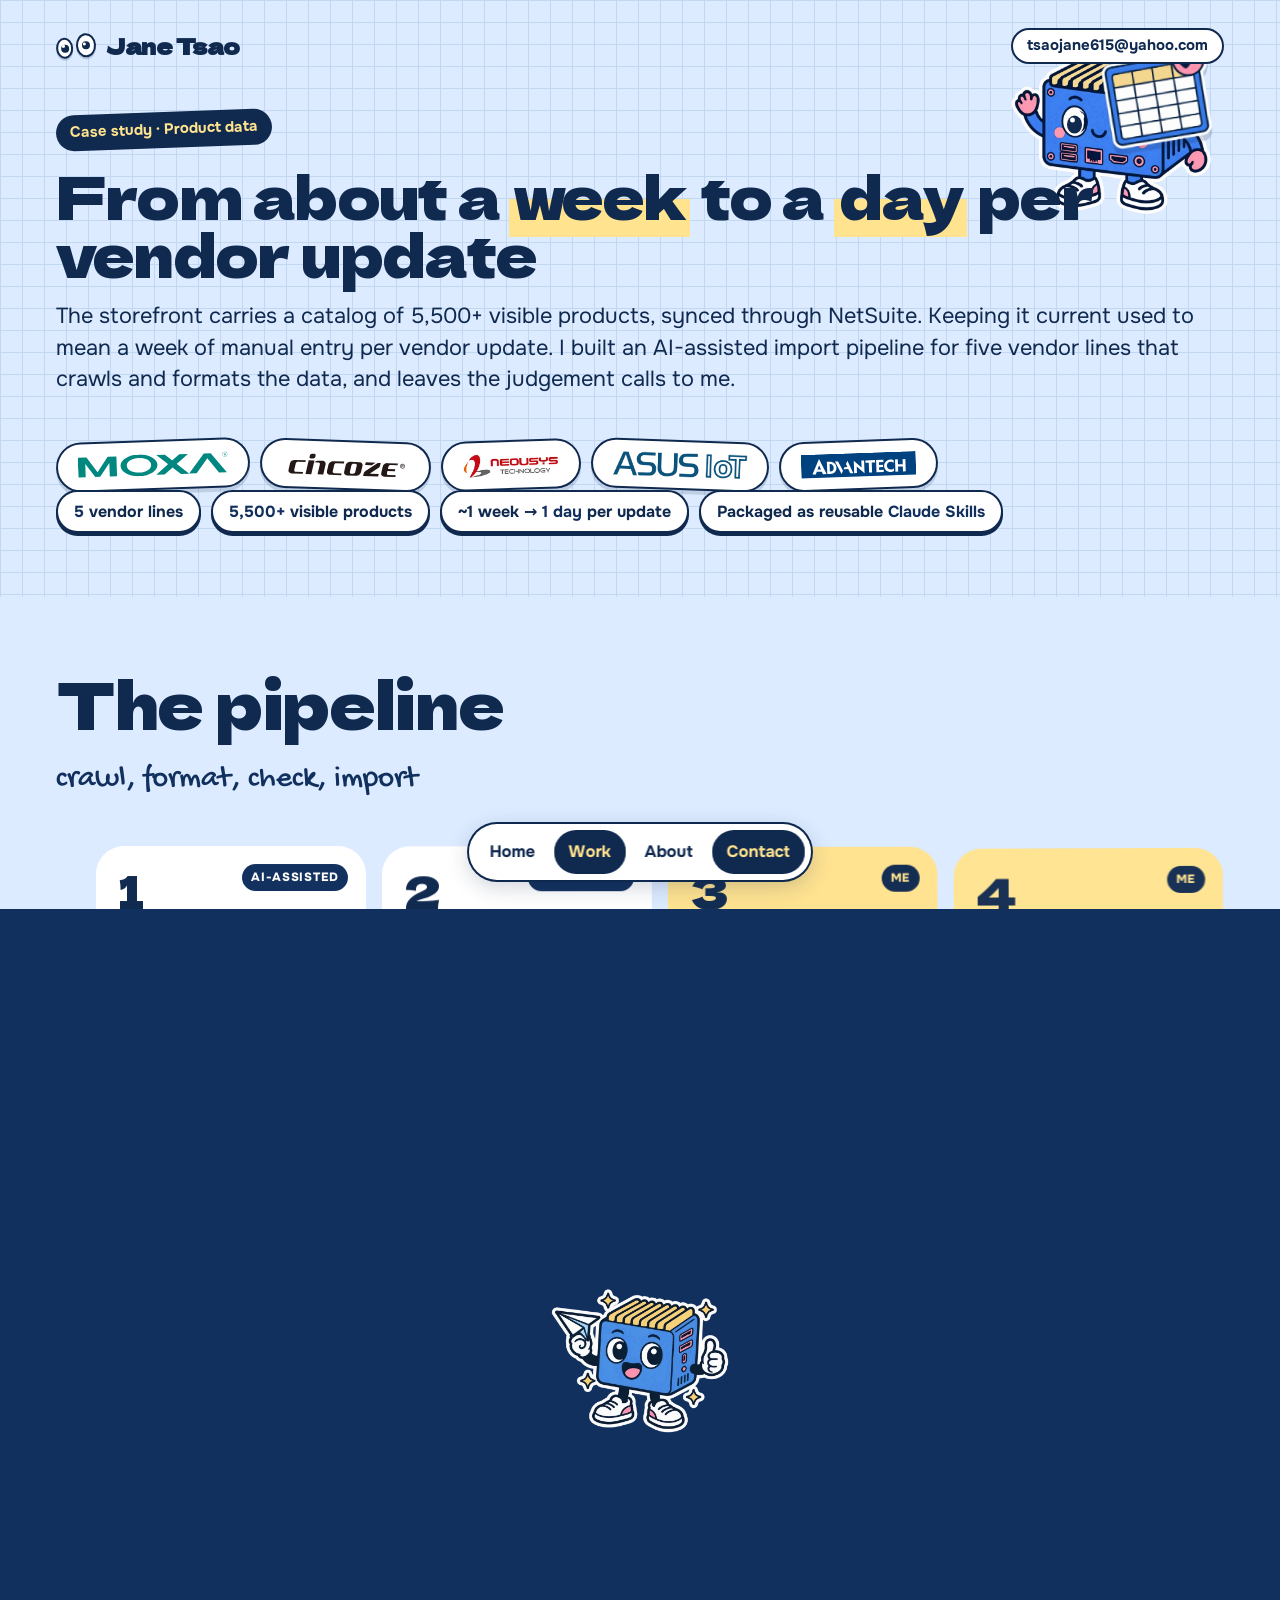
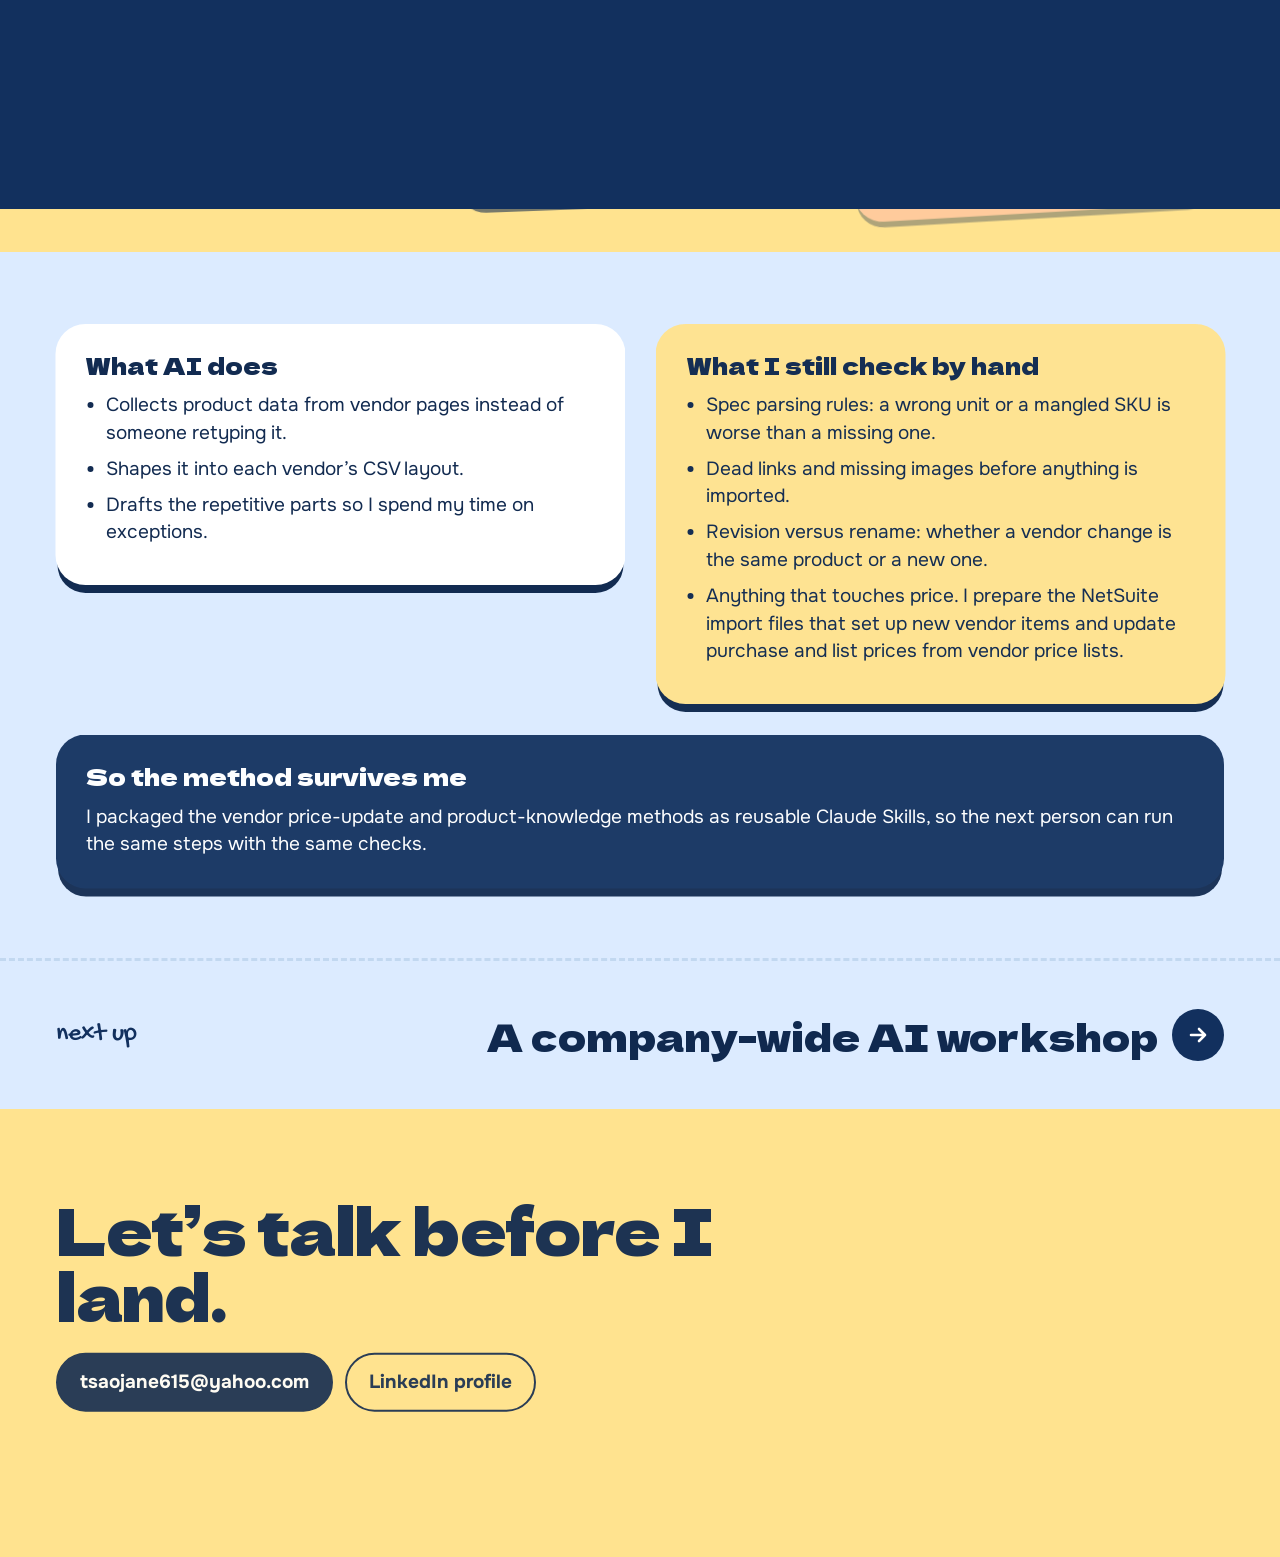
<file: work/product-data.html>
<!doctype html>
<html lang="en" class="no-js">
<head>
<meta charset="utf-8">
<meta name="viewport" content="width=device-width, initial-scale=1">
<meta name="robots" content="noindex">
<title>From a week to a day per vendor update — Jane Tsao</title>
<meta name="description" content="How Jane Tsao built an AI-assisted product-import pipeline for five vendor lines feeding a 5,500+ product catalog, and what she still checks by hand.">
<link rel="icon" href="../assets/stickers/mascot.webp" type="image/webp">
<link rel="stylesheet" href="../css/site.css">
<style>
.sub-hero .side{right:calc(var(--gutter) + 10px);top:60px;width:clamp(130px,16vw,240px)}
.sub-hero .sheet{right:calc(var(--gutter) + 10px);top:76px;width:115px}
.pipe{display:grid;grid-template-columns:repeat(4,1fr);gap:16px;margin-top:30px;counter-reset:p}
.pipe li{list-style:none;counter-increment:p;border-radius:28px;padding:22px 22px 24px;position:relative;box-shadow:0 10px 0 -2px var(--ink);font-size:17px;line-height:1.4}
.pipe li::before{content:counter(p);display:block;font:400 44px/1 "Dela",sans-serif;margin-bottom:14px}
.pipe li b{display:block;font:400 22px/1.1 "Dela",sans-serif;margin-bottom:8px}
.pipe .ai{background:var(--white)}.pipe .me{background:var(--lime)}
.pipe li .who{position:absolute;top:18px;right:18px;font-size:12px;font-weight:800;letter-spacing:.06em;text-transform:uppercase;background:var(--ink);color:var(--lime);padding:5px 9px;border-radius:999px}
.pipe .ai .who{background:var(--violet);color:#fff}
@media (max-width:1100px){.pipe{grid-template-columns:1fr 1fr}}
@media (max-width:860px){.sub-hero .sheet{display:none}.pipe{grid-template-columns:1fr}}
</style>
</head>
<body>
<a class="skip" href="#main">Skip to content</a>
<header class="sub-hero grid">
  <div class="bar">
    <a class="home" href="../index.html"><span class="logo-eyes" aria-hidden="true"><span class="eye"><span class="pupil"></span></span><span class="eye"><span class="pupil"></span></span></span>Jane Tsao</a>
    <a class="chip" href="mailto:tsaojane615@yahoo.com">tsaojane615@yahoo.com</a>
  </div>
  <div class="side mascot" data-parallax="0.12">
    <img src="../assets/stickers/mascot.webp" alt="A friendly fanless industrial computer mascot, waving" width="640" height="582">
    <span class="eye l"><span class="pupil"></span></span>
    <span class="eye r"><span class="pupil"></span></span>
  </div>
  <div class="sticker sheet hoverable float hide-sm" data-parallax="0.2"><img src="../assets/stickers/sheet.webp" alt="" width="640" height="617"></div>
  <span class="kicker">Case study · Product data</span>
  <h1 style="max-width:26em;font-size:clamp(36px,4.6vw,66px)">From about a <span class="hl">week</span> to a <span class="hl">day</span> per vendor update</h1>
  <p class="lede">The storefront carries a catalog of 5,500+ visible products, synced through NetSuite. Keeping it current used to mean a week of manual entry per vendor update. I built an AI-assisted import pipeline for five vendor lines that crawls and formats the data, and leaves the judgement calls to me.</p>
  <div class="logowall onpage" role="img" aria-label="Vendor lines: Moxa, Cincoze, Neousys, ASUS IoT, Advantech" data-reveal="pop">
    <span><img src="../assets/logos/moxa.svg" alt="" width="120" height="34"></span>
    <span><img src="../assets/logos/cincoze.svg" alt="" width="120" height="30"></span>
    <span><img src="../assets/logos/neousys.webp" alt="" width="120" height="30"></span>
    <span><img src="../assets/logos/asus-iot.png" alt="" width="140" height="25"></span>
    <span><img src="../assets/logos/advantech.svg" alt="" width="130" height="28"></span>
  </div>
  <ul class="facts">
    <li><em>5</em> vendor lines</li>
    <li><em>5,500+</em> visible products</li>
    <li>~1 week → <em>1 day</em> per update</li>
    <li>Packaged as reusable <em>Claude Skills</em></li>
  </ul>
</header>

<main id="main">
<section class="band">
  <h2 class="h2" data-reveal="up">The pipeline</h2>
  <p class="hand sub" style="color:var(--violet)" data-reveal="up">crawl, format, check, import</p>
  <ol class="pipe">
    <li class="ai" data-reveal="tilt"><span class="who">AI-assisted</span><b>Crawl the vendor site</b>Product pages, specs, images and datasheet links are collected per vendor.</li>
    <li class="ai" data-reveal="tilt"><span class="who">AI-assisted</span><b>Format to the vendor’s CSV</b>Each vendor has its own column layout and spec rules; the data is shaped to fit it.</li>
    <li class="me" data-reveal="tilt"><span class="who">Me</span><b>Check</b>Spec parsing rules, dead-link checks, and the call on whether a change is a revision or a new product.</li>
    <li class="me" data-reveal="tilt"><span class="who">Me</span><b>Import</b>The checked file goes into the product CMS and syncs to the storefront.</li>
  </ol>
  <p class="prose" style="margin-top:34px" data-reveal="up">Around the pipeline sit 15 small single-purpose Python scripts: link checks, image fetching, spec fixes, and a safe spreadsheet rebuild. One Cincoze run in August 2026 covered 107 products.</p>
</section>

<section class="band lime">
  <h2 class="h2" data-reveal="up">Numbers</h2>
  <div class="stats">
    <div class="stat paper" data-reveal="tilt"><b><span data-count="5550" data-comma>5,550</span></b><p>visible products in the catalog the pipeline feeds.</p><p class="fine">BigCommerce control panel, read September 10, 2026</p></div>
    <div class="stat" data-reveal="tilt"><b>1 wk → 1 day</b><p>per vendor product update, across five vendor lines.</p><p class="fine">Before: about a week of manual entry; after: about a day including the hand check.</p></div>
    <div class="stat coral" data-reveal="tilt"><b><span data-count="107">107</span></b><p>products in one Cincoze run, August 2026.</p><p class="fine">Run files dated August 27 to 28, 2026</p></div>
  </div>
</section>

<section class="band">
  <div class="two">
    <div class="panel" data-reveal="left">
      <h3>What AI does</h3>
      <ul>
        <li>Collects product data from vendor pages instead of someone retyping it.</li>
        <li>Shapes it into each vendor’s CSV layout.</li>
        <li>Drafts the repetitive parts so I spend my time on exceptions.</li>
      </ul>
    </div>
    <div class="panel lime" data-reveal="right">
      <h3>What I still check by hand</h3>
      <ul>
        <li>Spec parsing rules: a wrong unit or a mangled SKU is worse than a missing one.</li>
        <li>Dead links and missing images before anything is imported.</li>
        <li>Revision versus rename: whether a vendor change is the same product or a new one.</li>
        <li>Anything that touches price. I prepare the NetSuite import files that set up new vendor items and update purchase and list prices from vendor price lists.</li>
      </ul>
    </div>
  </div>
  <div class="panel violet" style="margin-top:28px" data-reveal="up">
    <h3>So the method survives me</h3>
    <p style="margin:0">I packaged the vendor price-update and product-knowledge methods as reusable Claude Skills, so the next person can run the same steps with the same checks.</p>
  </div>
</section>
</main>

<nav class="next" aria-label="Next case">
  <span class="hand" style="font-size:26px;color:var(--violet)">next up</span>
  <a class="big" href="ai-workshop.html">A company-wide AI workshop <span class="go"><svg viewBox="0 0 24 24" aria-hidden="true"><path d="M5 12h14M13 6l6 6-6 6"/></svg></span></a>
</nav>

<footer id="contact">
  <h2 class="h2" data-reveal="up">Let’s talk before I land.</h2>
  <div class="links" data-reveal="up">
    <a class="btn" href="mailto:tsaojane615@yahoo.com">tsaojane615@yahoo.com</a>
    <a class="btn ghost" href="https://www.linkedin.com/in/jane-t-042913220" rel="noopener">LinkedIn profile</a>
  </div>
</footer>

<nav class="pill" aria-label="Site"><a href="../index.html">Home</a><a href="../index.html#work" aria-current="page">Work</a><a href="../about.html">About</a><a href="#contact">Contact</a></nav>

<script src="../vendor/gsap.min.js"></script>
<script src="../vendor/ScrollTrigger.min.js"></script>
<script src="../js/site.js"></script>
</body>
</html>
</file>
<file: css/site.css>
/* Jane Tsao portfolio — shared styles. Palette and type from templates/g-playful.html */
@font-face{font-family:"Dela";src:url(../fonts/dela-gothic-one-latin-400-normal.woff2) format("woff2");font-display:swap}
@font-face{font-family:"Gochi";src:url(../fonts/gochi-hand-latin-400-normal.woff2) format("woff2");font-display:swap}
@font-face{font-family:"Onest";src:url(../fonts/onest-latin-wght-normal.woff2) format("woff2");font-weight:100 900;font-display:swap}

:root{
  --paper:#DCEBFF;--gridline:#C2D8F0;--ink:#10294F;--violet:#12305E;--lime:#FFE38F;--coral:#FF9DB5;--white:#fff;
  --violet-deep:#0A1B38;--gutter:56px;--radius:36px;
  --ease-pop:cubic-bezier(.34,1.56,.64,1);
}
*{box-sizing:border-box}
html{-webkit-text-size-adjust:100%;scroll-behavior:smooth;scroll-padding-top:24px}
html.js{scroll-behavior:auto} /* JS handles smooth anchor scrolls; CSS smooth scrolling fights ScrollTrigger pinning */
body{margin:0;background:var(--paper);color:var(--ink);font:400 19px/1.45 "Onest",system-ui,sans-serif;overflow-x:hidden;min-height:100vh}
img{max-width:100%;height:auto}
a{color:inherit}
:focus-visible{outline:3px solid var(--coral);outline-offset:3px;border-radius:6px}
.d{font-family:"Dela",sans-serif;font-weight:400}
.hand{font-family:"Gochi","Onest",system-ui,cursive}
.skip{position:absolute;left:16px;top:-60px;background:var(--ink);color:var(--lime);padding:10px 16px;border-radius:999px;z-index:50;text-decoration:none;font-weight:700}
.skip:focus{top:16px}
.sr{position:absolute;width:1px;height:1px;overflow:hidden;clip:rect(0 0 0 0);white-space:nowrap}
.grid{background-image:linear-gradient(var(--gridline) 1px,transparent 1px),linear-gradient(90deg,var(--gridline) 1px,transparent 1px);background-size:22px 22px}
.wrap{padding-left:var(--gutter);padding-right:var(--gutter)}
.h2{font:400 clamp(38px,5vw,76px)/1.04 "Dela",sans-serif;letter-spacing:-.02em;margin:0 0 8px}
.h3{font:400 clamp(24px,2.4vw,34px)/1.1 "Dela",sans-serif;margin:0 0 10px}
.sub{font-size:clamp(25px,2.4vw,33px);margin:0 0 44px;color:var(--lime)}
p{margin:0 0 1em}

/* ---------- top bar ---------- */
.bar{display:flex;justify-content:space-between;align-items:center;gap:20px;font-weight:600;font-size:17px;flex-wrap:wrap;padding-top:28px;position:relative;z-index:6}
.bar .home{text-decoration:none;font-family:"Dela",sans-serif;font-size:22px;letter-spacing:-.02em;display:inline-flex;align-items:center;gap:10px}
.bar .home img{width:38px;height:auto}
.logo-eyes{display:inline-flex;gap:3px;align-items:flex-end;transform:rotate(-4deg);transition:transform .25s var(--ease-pop)}
.bar .home:hover .logo-eyes{transform:rotate(4deg) scale(1.1)}
.logo-eyes .eye{position:relative;display:block;width:17px;height:21px;background:#fff;border:2.5px solid var(--ink);border-radius:50%;overflow:hidden;box-shadow:0 2px 0 rgba(16,41,79,.18)}
.logo-eyes .eye:nth-child(2){width:20px;height:24px}
.logo-eyes .pupil{position:absolute;left:50%;top:50%;width:8px;height:8px;margin:-4px 0 0 -4px;border-radius:50%;background:var(--ink)}
.logo-eyes .pupil::after{content:"";position:absolute;left:14%;top:12%;width:38%;height:34%;border-radius:50%;background:#fff}
.chip{display:inline-block;background:var(--white);border:2px solid var(--ink);border-radius:999px;padding:5px 14px;font-size:15px;font-weight:700;text-decoration:none;transition:transform .2s var(--ease-pop),background .2s}
.chip:hover{background:var(--lime);transform:rotate(-2deg) scale(1.04)}

/* ---------- hero (index) ---------- */
.hero{position:relative;padding:0 var(--gutter) 48px;overflow:hidden}
.name{font:400 clamp(58px,17.5vw,330px)/.95 "Dela",sans-serif;letter-spacing:-.035em;margin:28px 0 .22em;white-space:nowrap;position:relative;z-index:1}
.name span{display:inline-block;will-change:transform}
.name span.sp{width:.22em}
.under{display:grid;grid-template-columns:minmax(0,1fr) 400px;gap:40px;align-items:end;position:relative;z-index:1}
.under h1{font:400 clamp(30px,3.5vw,52px)/1.08 "Dela",sans-serif;letter-spacing:-.015em;margin:0 0 14px;max-width:17em}
.under .hand{font-size:clamp(25px,2.4vw,33px);line-height:1.1;margin:0}
.avail{background:var(--violet);color:var(--white);border-radius:32px;padding:26px 30px 28px;transform:rotate(-2deg);position:relative;box-shadow:0 14px 0 -4px var(--ink)}
.avail span{display:block;font:400 clamp(30px,3vw,44px)/1.04 "Dela",sans-serif;color:var(--lime);margin:4px 0 8px}
.avail p{margin:0}
.hero-mascot{position:absolute;right:calc(var(--gutter) + 2vw);top:clamp(90px,10vw,150px);width:clamp(120px,13vw,220px);z-index:2}

/* mascot with cursor-following eyes */
.mascot{position:relative;display:block;width:100%}
.mascot img{display:block;width:100%;height:auto}
.mascot .eye{position:absolute;border-radius:50%;background:#fff;overflow:hidden;pointer-events:none}
.mascot .eye.l{left:27.1%;top:38.4%;width:9.6%;height:14.6%}
.mascot .eye.r{left:51.2%;top:42%;width:11.6%;height:14%}
.mascot .pupil{position:absolute;left:50%;top:50%;width:78%;height:66%;margin:-33% 0 0 -39%;border-radius:50%;background:var(--ink)}
.mascot .pupil::after{content:"";position:absolute;left:18%;top:14%;width:34%;height:30%;border-radius:50%;background:#fff}
html.no-js .mascot .eye{display:none}

/* ---------- stickers ---------- */
.sticker{position:absolute;pointer-events:none;z-index:2;user-select:none;-webkit-user-drag:none}
.sticker img{display:block;width:100%;height:auto;filter:drop-shadow(0 6px 0 rgba(16,41,79,.18))}
.sticker.hoverable{pointer-events:auto;cursor:default}
.sticker.hoverable img{transition:transform .25s var(--ease-pop)}
.sticker.hoverable:hover img{transform:rotate(-8deg) scale(1.08)}
.float{animation:floaty 5s ease-in-out infinite}
.float.alt{animation-duration:6.5s;animation-delay:-2s}
@keyframes floaty{0%,100%{transform:translateY(0) rotate(-3deg)}50%{transform:translateY(-12px) rotate(3deg)}}
.spark{position:absolute;pointer-events:none;z-index:2;color:var(--coral)}
.spark svg{display:block;width:100%;height:auto;overflow:visible}
.spark.lime{color:var(--lime)}.spark.violet{color:var(--violet)}.spark.ink{color:var(--ink)}
.twinkle{animation:twinkle 2.6s ease-in-out infinite;transform-origin:center}
.twinkle.d2{animation-delay:-.9s}.twinkle.d3{animation-delay:-1.7s}
@keyframes twinkle{0%,100%{transform:scale(.7) rotate(0);opacity:.55}50%{transform:scale(1.15) rotate(25deg);opacity:1}}
.squig{position:absolute;pointer-events:none;z-index:0;color:var(--violet)}
.squig svg{width:100%;height:auto;overflow:visible}
.squig path{fill:none;stroke:currentColor;stroke-width:5;stroke-linecap:round}

/* ---------- marquee ---------- */
.tick{background:var(--ink);color:var(--lime);overflow:hidden;padding:14px 0;font:400 25px/1.2 "Dela",sans-serif;white-space:nowrap;position:relative;z-index:1}
.tick .track{display:inline-block;animation:slide 26s linear infinite;will-change:transform}
html.js .tick .track{animation:none}
.tick span{margin:0 26px;display:inline-block}
.tick .dot{display:inline-block;width:.45em;height:.45em;border-radius:50%;background:var(--coral);margin:0 0 .08em;vertical-align:middle}
@keyframes slide{to{transform:translateX(-50%)}}
.tick.coral{background:var(--coral);color:var(--ink)}
.tick.coral .dot{background:var(--ink)}

/* ---------- work cards ---------- */
.work{background:var(--violet);color:var(--white);padding:84px var(--gutter) 96px;position:relative;overflow:hidden}
.cards{display:grid;grid-template-columns:repeat(2,minmax(0,1fr));gap:24px;position:relative;z-index:1}
.card{display:block;background:var(--paper);color:var(--ink);border-radius:var(--radius);padding:12px 12px 22px;text-decoration:none;position:relative;transform-style:preserve-3d;transition:transform .25s var(--ease-pop),box-shadow .25s;box-shadow:0 0 0 0 var(--ink)}
.card:hover,.card:focus-visible{transform:rotate(-1deg) translateY(-6px);box-shadow:0 12px 0 0 var(--ink)}
.card:active{transform:scale(.98)}
.card .shot{display:block;width:100%;aspect-ratio:16/9;object-fit:cover;object-position:top left;border-radius:26px;background:#fff}
.card .art{aspect-ratio:16/9;border-radius:26px;display:grid;place-items:center;overflow:hidden;position:relative}
.card .art img{width:52%;height:auto;transition:transform .35s var(--ease-pop)}
.card:hover .art img{transform:rotate(-6deg) scale(1.1)}
.logowall.onpage{padding:18px 0 0;justify-content:flex-start}
.logowall{display:flex;flex-wrap:wrap;gap:12px 10px;justify-content:center;align-content:center;padding:24px;width:100%}
.logowall span{background:#fff;border:2.5px solid var(--ink);border-radius:999px;padding:11px 20px;display:grid;place-items:center;box-shadow:0 4px 0 rgba(16,41,79,.15);transform:rotate(-2deg)}
.logowall span:nth-child(2n){transform:rotate(2deg)}
.card .art .logowall img,.logowall img{width:auto;height:24px;max-width:150px;object-fit:contain}
.card .art .logowall{padding:54px 24px 22px}
.card:hover .art .logowall img{transform:none}
.card:hover .logowall span{transform:rotate(0)}
.card .art.sheetgrid{background:var(--gridline);display:grid;grid-template-columns:repeat(6,1fr);grid-auto-rows:1fr;gap:2px;padding:0;place-items:stretch}
.sheetgrid span{background:#fff;display:grid;place-items:center;padding:12px 16px;min-height:0}
.sheetgrid span:nth-child(-n+3){grid-column:span 2;padding-top:46px}
.sheetgrid span:nth-child(n+4){grid-column:span 3}
.card .art.sheetgrid img{width:auto;height:26px;max-width:70%;object-fit:contain}
.card:hover .art.sheetgrid img{transform:none}
.row{display:flex;justify-content:space-between;align-items:flex-start;gap:16px;padding:18px 12px 0}
.row h3{font:400 clamp(23px,2.1vw,31px)/1.1 "Dela",sans-serif;margin:0 0 6px}
.row p{margin:0}
.go{flex:none;width:56px;height:56px;border-radius:50%;background:var(--violet);display:grid;place-items:center;transition:transform .3s var(--ease-pop),background .2s}
.go svg{width:24px;height:24px;fill:none;stroke:#fff;stroke-width:2.6;stroke-linecap:round;stroke-linejoin:round;transition:transform .3s var(--ease-pop)}
.card:hover .go,.card:focus-visible .go{background:var(--coral);transform:rotate(-10deg) scale(1.1)}
.card:hover .go svg{transform:translate(2px,-2px)}
.tag{position:absolute;top:24px;left:24px;background:var(--lime);color:var(--ink);font:700 14px/1 "Onest",sans-serif;padding:8px 12px;border-radius:999px;transform:rotate(-4deg);box-shadow:0 3px 0 var(--ink)}

/* ---------- how (steps) ---------- */
.how{padding:96px var(--gutter) 110px;overflow:hidden;position:relative}
.steps{list-style:none;margin:44px 0 0;padding:0;display:grid;grid-template-columns:repeat(4,1fr);gap:0;counter-reset:s;position:relative;z-index:1}
.steps li{counter-increment:s;border-radius:34px;padding:26px 24px 34px;min-height:262px;margin-right:-8px;position:relative;box-shadow:0 10px 0 -2px rgba(16,41,79,.9);transition:transform .25s var(--ease-pop)}
.steps li::before{content:counter(s);display:block;font:400 54px/1 "Dela",sans-serif;margin-bottom:26px}
.steps b{display:block;font:400 25px/1.1 "Dela",sans-serif;margin-bottom:8px}
.s1{background:var(--coral);transform:rotate(-3deg)}
.s2{background:var(--white);transform:rotate(2deg) translateY(16px)}
.s3{background:var(--lime);transform:rotate(-2deg);z-index:1}
.s4{background:var(--violet);color:var(--white);transform:rotate(3deg) translateY(14px);padding-left:42px}
.note{font-size:clamp(25px,2.2vw,31px);margin:58px 0 0;max-width:30em}
.steps .eg{display:block;font-style:normal;font-size:14.5px;opacity:.72;margin-top:10px}
.shapetag{position:absolute;z-index:3;pointer-events:none}
.shapetag svg{display:block;width:100%;height:auto;filter:drop-shadow(0 5px 0 rgba(16,41,79,.15))}
.toolhead{font-family:"Gochi","Onest",cursive;font-size:23px;color:var(--violet);margin:36px 0 0}
.toolbox .tools{margin-top:12px}
.toolbox{position:relative;z-index:1}

/* ---------- numbers ---------- */
.nums{display:grid;grid-template-columns:repeat(3,1fr);gap:24px;padding:0 var(--gutter) 100px}
.num{border-radius:38px;padding:32px;position:relative;overflow:hidden;transition:transform .25s var(--ease-pop)}
.num:hover{transform:rotate(-1.5deg) scale(1.02)}
.num b{display:block;font:400 clamp(48px,6.1vw,96px)/.96 "Dela",sans-serif;letter-spacing:-.03em;margin-bottom:18px;font-variant-numeric:tabular-nums}
.num p{margin:0}
.fine{font-size:15.5px;margin-top:8px!important;opacity:.85}
.n1{background:var(--lime)}.n2{background:var(--coral)}.n3{background:var(--ink);color:var(--white)}.n3 b{color:var(--lime)}
.n2 b{font-size:clamp(40px,4.7vw,72px)}

/* ---------- footer ---------- */
footer{background:var(--lime);padding:84px var(--gutter) 150px;position:relative;overflow:hidden}
footer .h2{max-width:13em;margin-bottom:22px}
footer p{margin:0 0 10px;font-size:21px;font-weight:500}
footer .links{display:flex;flex-wrap:wrap;gap:12px;margin-top:22px}
.btn{display:inline-flex;align-items:center;gap:10px;background:var(--ink);color:var(--white);text-decoration:none;font-weight:700;padding:14px 22px;border-radius:999px;border:2px solid var(--ink);transition:transform .2s var(--ease-pop),background .2s,color .2s}
.btn:hover,.btn:focus-visible{background:var(--violet);border-color:var(--violet);transform:rotate(-2deg) scale(1.04)}
.btn:active{transform:scale(.97)}
.btn.ghost{background:transparent;color:var(--ink)}
.btn.ghost:hover{background:var(--white);color:var(--ink);border-color:var(--ink)}
.btn.lime{background:var(--lime);color:var(--ink)}
.btn.lime:hover{background:var(--coral);border-color:var(--ink);color:var(--ink)}
.btn svg{width:20px;height:20px;fill:none;stroke:currentColor;stroke-width:2.6;stroke-linecap:round;stroke-linejoin:round}
footer .mini{font-size:15px;opacity:.8;margin-top:40px}

/* ---------- pill nav ---------- */
.pill{position:fixed;left:50%;bottom:20px;transform:translateX(-50%);display:flex;gap:4px;background:var(--white);border-radius:999px;padding:6px;box-shadow:0 6px 22px rgba(16,41,79,.22),0 0 0 2px var(--ink);z-index:40;font-weight:700;font-size:16.5px;max-width:calc(100vw - 24px)}
.pill a{text-decoration:none;padding:10px 15px;border-radius:999px;white-space:nowrap;position:relative;transition:background .2s,transform .2s var(--ease-pop);will-change:transform}
.pill a:hover,.pill a:focus-visible{background:var(--lime)}
.pill a:active{transform:scale(.94)}
.pill a[aria-current="page"],.pill a.on{background:var(--ink);color:var(--lime)}

/* ---------- page transition overlay + cursor ---------- */
.wipe{position:fixed;inset:0;z-index:100;pointer-events:none;display:none}
html.js .wipe{display:block}
.wipe i{position:absolute;left:0;right:0;top:0;bottom:0;transform:translateY(101%);display:block}
.wipe .w1{background:var(--coral)}.wipe .w2{background:var(--lime)}.wipe .w3{background:var(--violet)}
.wipe .w3::after{content:"";position:absolute;left:50%;top:50%;width:min(28vw,180px);aspect-ratio:1;transform:translate(-50%,-50%);background:url(../assets/stickers/mascot-plane.webp) center/contain no-repeat}
.cur{position:fixed;left:0;top:0;width:18px;height:18px;border-radius:50%;background:var(--lime);border:2px solid var(--ink);z-index:99;pointer-events:none;transform:translate(-50%,-50%);opacity:0;transition:width .2s,height .2s,opacity .3s,background .2s;mix-blend-mode:normal}
.cur.on{opacity:1}
.cur.big{width:44px;height:44px;background:rgba(255,227,143,.55)}
.cur.press{width:12px;height:12px}

/* ---------- subpage header ---------- */
.sub-hero{position:relative;padding:0 var(--gutter) 56px;overflow:hidden}
.sub-hero .kicker{display:inline-block;background:var(--ink);color:var(--lime);font-weight:700;font-size:15px;padding:7px 14px;border-radius:999px;margin:48px 0 18px;transform:rotate(-2deg)}
.sub-hero h1{font:400 clamp(40px,6.4vw,96px)/1 "Dela",sans-serif;letter-spacing:-.03em;margin:0 0 18px;max-width:11em;position:relative;z-index:1}
.sub-hero h1 .hl{background:linear-gradient(transparent 55%,var(--lime) 55%);padding:0 .08em}
.sub-hero .lede{font-size:clamp(20px,1.7vw,24px);max-width:none;margin:0 0 26px;position:relative;z-index:1}
.sub-hero .hand{font-size:clamp(24px,2.2vw,30px);color:var(--violet);margin:0 0 30px;position:relative;z-index:1}
.sub-hero .side{position:absolute;right:var(--gutter);top:40px;width:clamp(110px,16vw,240px)}
.facts{display:flex;flex-wrap:wrap;gap:10px;margin:0 0 8px;padding:0;list-style:none;position:relative;z-index:1}
.facts li{background:var(--white);border:2px solid var(--ink);border-radius:999px;padding:8px 16px;font-weight:700;font-size:16px;box-shadow:0 3px 0 var(--ink)}
.facts li em{font-style:normal;color:var(--violet)}

/* ---------- case body ---------- */
.band{padding:72px var(--gutter);position:relative;overflow:hidden}
.band.violet{background:var(--violet);color:var(--white)}
.band.ink{background:var(--ink);color:var(--white)}
.band.lime{background:var(--lime)}
.band.coral{background:var(--coral)}
.band.white{background:var(--white)}
.band .h2{margin-bottom:22px}
.band.violet .hand,.band.ink .hand{color:var(--lime)}
.prose{max-width:38em;font-size:clamp(18px,1.4vw,21px)}
.prose li{margin-bottom:.5em}
.two{display:grid;grid-template-columns:1fr 1fr;gap:28px;align-items:start}
.panel{border-radius:30px;padding:28px 30px 30px;background:var(--white);color:var(--ink);box-shadow:0 10px 0 -2px var(--ink);transition:transform .25s var(--ease-pop)}
.panel:hover{transform:rotate(-1deg)}
.panel.lime{background:var(--lime)}.panel.coral{background:var(--coral)}.panel.paper{background:var(--paper)}.panel.violet{background:var(--violet);color:var(--white)}
.panel h3{font:400 24px/1.1 "Dela",sans-serif;margin:0 0 14px}
.panel ul{margin:0;padding-left:1.1em}
.panel li{margin-bottom:.45em}
.gallery{display:grid;grid-template-columns:repeat(3,1fr);gap:20px;margin-top:28px}
.gallery.two-up{grid-template-columns:repeat(2,1fr)}
.shotcard{display:block;background:var(--paper);color:var(--ink);border-radius:28px;padding:10px 10px 16px;text-decoration:none;transition:transform .25s var(--ease-pop),box-shadow .25s}
.shotcard:hover,.shotcard:focus-visible{transform:rotate(-1.2deg) translateY(-5px);box-shadow:0 10px 0 0 var(--ink)}
.shotcard img{display:block;width:100%;aspect-ratio:16/10;object-fit:cover;object-position:top;border-radius:20px;background:#fff}
.shotcard .cap{display:flex;justify-content:space-between;align-items:center;gap:10px;padding:12px 8px 0;font-weight:700;font-size:16px}
.shotcard .cap small{display:block;font-weight:500;opacity:.75;font-size:14px}
.shotcard .go{width:40px;height:40px}
.shotcard .go svg{width:18px;height:18px}
.flow{display:grid;grid-template-columns:repeat(6,1fr);gap:12px;margin-top:30px;counter-reset:f}
.flow li{list-style:none;counter-increment:f;background:var(--white);color:var(--ink);border-radius:24px;padding:18px 18px 20px;position:relative;box-shadow:0 8px 0 -2px var(--ink);font-size:16px;line-height:1.35}
.flow li::before{content:counter(f);display:inline-grid;place-items:center;width:34px;height:34px;border-radius:50%;background:var(--coral);color:var(--ink);font:400 17px/1 "Dela",sans-serif;margin-bottom:12px}
.flow li b{display:block;font-family:"Dela",sans-serif;font-weight:400;font-size:18px;margin-bottom:6px}
.flow li.me{background:var(--lime)}
.flow li.ai{background:var(--white)}
.legend{display:flex;gap:18px;flex-wrap:wrap;margin-top:18px;font-size:15px;font-weight:600}
.legend i{display:inline-block;width:14px;height:14px;border-radius:4px;vertical-align:-1px;margin-right:6px;border:2px solid var(--ink)}
.bignum{font:400 clamp(60px,9vw,150px)/.9 "Dela",sans-serif;letter-spacing:-.03em;margin:0 0 10px;font-variant-numeric:tabular-nums}
.stats{display:grid;grid-template-columns:repeat(3,1fr);gap:20px;margin-top:30px}
.stat{border-radius:30px;padding:26px 26px 24px;background:var(--white);color:var(--ink);box-shadow:0 8px 0 -2px var(--ink)}
.stat b{display:block;font:400 clamp(40px,4.4vw,64px)/1 "Dela",sans-serif;letter-spacing:-.02em;margin-bottom:10px;font-variant-numeric:tabular-nums}
.stat.lime{background:var(--lime)}.stat.coral{background:var(--coral)}.stat.paper{background:var(--paper)}
.stat .fine{opacity:.75}
.next{display:flex;justify-content:space-between;align-items:center;gap:20px;flex-wrap:wrap;padding:48px var(--gutter);border-top:3px dashed var(--gridline)}
.next a.big{font:400 clamp(26px,3vw,44px)/1.05 "Dela",sans-serif;text-decoration:none;display:inline-flex;align-items:center;gap:14px}
.next a.big .go{width:52px;height:52px}
.list{list-style:none;margin:28px 0 0;padding:0;display:grid;gap:10px}
.list li{display:grid;grid-template-columns:110px 1fr auto;gap:16px;align-items:center;background:var(--white);border-radius:18px;padding:14px 18px;box-shadow:0 4px 0 -1px var(--ink);font-size:17px}
.list li .date{font-weight:700;color:var(--violet);font-variant-numeric:tabular-nums}
.list li a{font-weight:700}
.list li .role{font-size:14px;background:var(--lime);padding:4px 10px;border-radius:999px;white-space:nowrap;font-weight:700}

/* ---------- receipts + achievement numbers ---------- */
.receipt-row{display:grid;grid-template-columns:minmax(0,660px) minmax(0,1fr);gap:48px;align-items:center;margin-top:26px}
.achnum{margin:0 0 20px}
.achnum b{display:block;font:400 clamp(40px,4.2vw,62px)/1 "Dela",sans-serif;letter-spacing:-.02em;margin-bottom:5px;font-variant-numeric:tabular-nums}
.achnum p{margin:0;font-size:17px}
.receipts-mini{display:grid;grid-template-columns:1fr 1fr;gap:20px;align-items:start}
.receipts-mini a{display:block;background:#fff;border:2.5px solid var(--ink);border-radius:22px;padding:10px;text-decoration:none;color:var(--ink);box-shadow:0 8px 0 -2px var(--ink);transition:transform .25s var(--ease-pop)}
.receipts-mini a:hover{transform:rotate(-1deg) translateY(-4px)}
.receipts-mini img{display:block;width:100%;aspect-ratio:4/3;object-fit:cover;object-position:top;background:#fff;border-radius:14px}
.receipts-mini .cap{display:block;font-weight:700;font-size:16px;padding:10px 8px 6px}
.receipts-mini .cap small{display:block;font-weight:500;opacity:.75;font-size:14px;margin-top:2px}

/* ---------- check-in quotes ---------- */
.quotes{display:grid;grid-template-columns:repeat(3,1fr);gap:26px;margin-top:22px;align-items:start}
.qnote{margin:0}
.qnote .bub{position:relative;background:#fff;border:3px solid var(--ink);border-radius:22px;padding:18px 22px;font-family:"Gochi","Onest",cursive;font-size:20px;line-height:1.35;box-shadow:0 5px 0 rgba(16,41,79,.25)}
.qnote .bub::after{content:"";position:absolute;left:32px;bottom:-13px;width:22px;height:22px;background:#fff;border-right:3px solid var(--ink);border-bottom:3px solid var(--ink);transform:rotate(45deg)}
.qnote.q2 .bub{background:#FFE3EA}.qnote.q2 .bub::after{background:#FFE3EA}
.qnote.q3 .bub{background:#FFF7E0}.qnote.q3 .bub::after{background:#FFF7E0}
.qnote .bub p{margin:0}
.qnote .by{display:flex;align-items:center;gap:9px;font-family:"Onest",sans-serif;font-size:14.5px;font-weight:700;margin-top:18px;padding-left:14px}
.qnote .by i{display:inline-grid;place-items:center;width:30px;height:30px;border-radius:50%;color:#fff;font-style:normal;font-size:14px;border:2.5px solid var(--ink);font-family:"Onest"}
@media (max-width:860px){.quotes{grid-template-columns:1fr;gap:26px}}

/* ---------- about ---------- */
.tl{list-style:none;margin:36px 0 0;padding:0 0 0 34px;position:relative}
.tl::before{content:"";position:absolute;left:10px;top:12px;bottom:12px;width:4px;border-radius:4px;background:repeating-linear-gradient(var(--violet) 0 12px,transparent 12px 20px)}
.tl > li{position:relative;margin-bottom:22px;background:var(--white);border-radius:26px;padding:22px 26px 24px;box-shadow:0 8px 0 -2px var(--ink);transition:transform .25s var(--ease-pop)}
.tl > li:hover{transform:rotate(-.8deg) translateX(4px)}
.tl > li::before{content:"";position:absolute;left:-34px;top:26px;width:20px;height:20px;border-radius:50%;background:var(--coral);border:4px solid var(--ink);box-sizing:border-box}
.tl > li:nth-child(2n)::before{background:var(--lime)}
.tl > li:nth-child(3n)::before{background:var(--violet)}
.tl .when{font-weight:700;color:var(--violet);font-size:15px;letter-spacing:.02em;text-transform:uppercase}
.tl h3{font:400 24px/1.1 "Dela",sans-serif;margin:6px 0 4px}
.tl .org{font-weight:600;margin:0 0 10px}
.tl p,.tl ul{margin:0;font-size:17px}
.tl ul{padding-left:1.1em}
.tl > li.now{background:var(--lime)}
.tools{display:flex;flex-wrap:wrap;gap:10px;margin-top:22px;padding:0;list-style:none}
.tools li{background:var(--white);border:2px solid var(--ink);border-radius:999px;padding:9px 16px;font-weight:700;font-size:16px;box-shadow:0 3px 0 var(--ink);transition:transform .2s var(--ease-pop),background .2s;cursor:default}
.tools li:hover{transform:rotate(-3deg) translateY(-3px);background:var(--lime)}
.tools li.hi{background:var(--violet);color:var(--white)}
.tools li.hi:hover{background:var(--violet)}
.canada{display:grid;grid-template-columns:1.2fr .8fr;gap:30px;align-items:center}

/* ---------- 404 ---------- */
.lost{min-height:100vh;display:grid;place-items:center;text-align:center;padding:40px var(--gutter) 140px}
.lost img{width:min(60vw,320px);height:auto}
.lost h1{font:400 clamp(44px,8vw,120px)/1 "Dela",sans-serif;margin:10px 0}

/* ---------- motion helpers ---------- */
/* Hidden states are only ever applied by JS (gsap.set), never by CSS, so content stays visible if JS fails. */
html.js .reveal-wait{visibility:visible}

/* ---------- responsive ---------- */
@media (max-width:1100px){
  .gallery{grid-template-columns:repeat(2,1fr)}
  .flow{grid-template-columns:repeat(3,1fr)}
}
@media (max-width:860px){
  :root{--gutter:16px}
  body{font-size:18px}
  .bar{padding-top:18px;font-size:15px}
  .name{margin:22px 0 .26em}
  .under{grid-template-columns:1fr;gap:26px}.avail{padding:22px 24px}
  .hero-mascot{position:relative;right:auto;top:auto;width:150px;margin:-10px 0 10px auto}
  .tick{font-size:19px}
  .work{padding-top:56px;padding-bottom:64px}.cards{grid-template-columns:1fr;gap:16px}.logowall{gap:8px;padding:16px}.card .art .logowall{padding:48px 14px 16px}.logowall span{padding:8px 13px}.card .art .logowall img,.logowall img{height:18px;max-width:110px}.card{border-radius:30px}.card .shot,.card .art{border-radius:20px}
  .how{padding-top:60px;padding-bottom:64px}
  .steps{grid-template-columns:1fr;gap:14px}.steps li{margin:0;min-height:0;padding:20px 22px 24px}.steps li::before{font-size:38px;margin-bottom:12px}
  .s1{transform:rotate(-1deg)}.s2{transform:rotate(1deg)}.s3{transform:rotate(-1deg)}.s4{transform:rotate(1deg)}
  .note{margin-top:30px}
  .nums{padding:0 16px 64px;grid-template-columns:1fr;gap:14px}
  footer{padding-top:56px;padding-bottom:130px}
  .pill{font-size:12.5px;bottom:12px;padding:4px;gap:2px;flex-wrap:wrap;justify-content:center;border-radius:24px;width:max-content;max-width:calc(100vw - 16px)}.pill a{padding:7px 7px}.pill a[href="#top"]{display:none}
  .sub-hero .side{position:relative;right:auto;top:auto;width:130px;margin:20px 0 0 auto}
  .sub-hero .kicker{margin-top:26px}
  .two,.canada{grid-template-columns:1fr}
  .gallery,.gallery.two-up{grid-template-columns:1fr}
  .flow{grid-template-columns:1fr 1fr}
  .stats{grid-template-columns:1fr}
  .list li{grid-template-columns:1fr;gap:6px}
  .band{padding:52px 16px}
  .next{padding:36px 16px}
  .sticker.hide-sm,.spark.hide-sm,.squig.hide-sm{display:none}
  .receipt-row,.receipts-mini{grid-template-columns:1fr}
}
@media (max-width:420px){.flow{grid-template-columns:1fr}}

@media (hover:none){.cur{display:none}}
@media (prefers-reduced-motion:reduce){
  html{scroll-behavior:auto}
  .tick .track{animation:none}
  .float,.twinkle{animation:none}
  .card,.go,.go svg,.btn,.chip,.panel,.num,.tl li,.tools li,.steps li,.shotcard,.pill a,.sticker.hoverable img{transition:none}
  .wipe,.cur{display:none!important}
}
</file>
